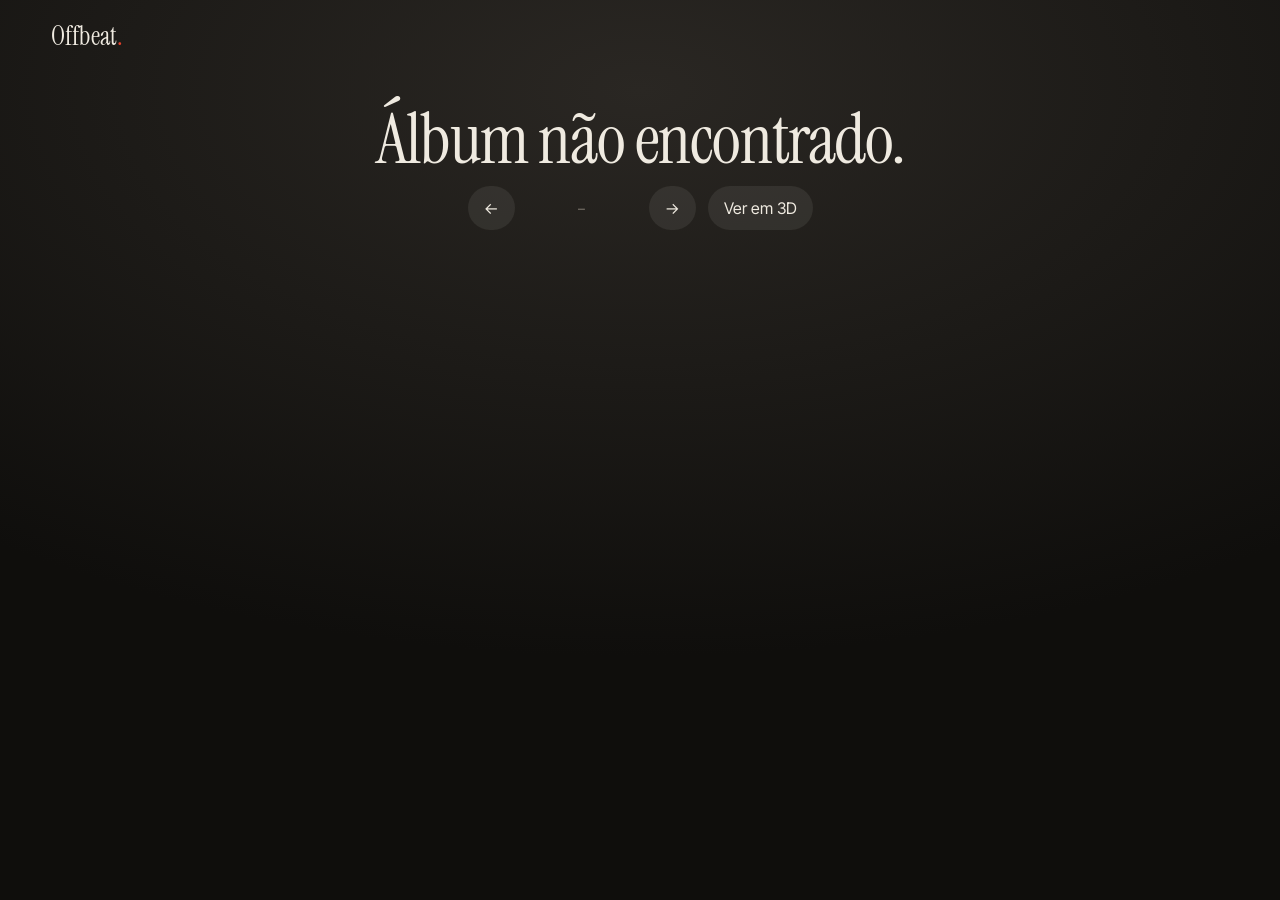
<file: album.html>
<!doctype html>
<html lang="pt-BR">
<head>
<meta charset="utf-8" />
<meta name="viewport" content="width=device-width, initial-scale=1" />
<title>Álbum — Offbeat</title>
<meta name="robots" content="noindex" />
<link rel="preconnect" href="https://fonts.googleapis.com" />
<link rel="preconnect" href="https://fonts.gstatic.com" crossorigin />
<link href="https://fonts.googleapis.com/css2?family=Instrument+Serif:ital@0;1&family=Inter+Tight:wght@400;500;600&family=JetBrains+Mono:wght@400;500&display=swap" rel="stylesheet" />
<link rel="stylesheet" href="assets/css/base.css" />
<style>
  body { background: radial-gradient(120% 90% at 50% 10%, #2a2723, var(--ink) 70%); color: var(--paper); min-height: 100svh; -webkit-user-select: none; user-select: none; }
  .top { display: flex; justify-content: space-between; align-items: center; gap: 12px; padding: 18px var(--gutter); }
  .top .serif { font-size: 1.6rem; } .top .serif i { color: var(--safelight); font-style: normal; }
  .top .mono { color: var(--muted); }
  .head { text-align: center; padding: 2vh var(--gutter) 0; }
  .head h1 { font: 400 clamp(2.2rem, 6vw, 4.4rem)/1 var(--f-display); margin: 4px 0; letter-spacing: -.02em; }
  .head .mono { color: var(--muted); }
  /* livro */
  .scene { perspective: 2200px; padding: 4vh var(--gutter) 2vh; display: grid; place-items: center; touch-action: pan-y; }
  .book { position: relative; width: min(92vw, 1100px); aspect-ratio: 2 / 1; transform-style: preserve-3d; transition: transform .9s var(--e-out); cursor: grab; }
  .book.d3 { transform: rotateX(var(--rx, 22deg)) rotateY(var(--ry, -14deg)) scale(.86); }
  .book::before { content: ""; position: absolute; inset: 2% -1.2% -4% -1.2%; background: #1a1714; border-radius: 6px; transform: translateZ(-14px); box-shadow: 0 50px 90px rgba(0,0,0,.6); }
  .book.d3::after { content: ""; position: absolute; left: 0; right: 0; bottom: -12px; height: 12px; background: repeating-linear-gradient(90deg, #f4efe6 0 2px, #ddd5c7 2px 3px); transform: rotateX(-90deg); transform-origin: top; }
  .half { position: absolute; top: 0; bottom: 0; width: 50%; overflow: hidden; background: #fff; }
  .half.l { left: 0; box-shadow: inset -24px 0 30px -18px rgba(0,0,0,.35); }
  .half.r { left: 50%; box-shadow: inset 24px 0 30px -18px rgba(0,0,0,.35); }
  .half > .sp, .face > .sp { position: absolute; top: 0; height: 100%; width: 200%; }
  .half.l > .sp, .face.back > .sp { left: 0; }
  .half.r > .sp, .face.front > .sp { left: -100%; }
  .sp { display: grid; gap: 1%; padding: 3.2%; background: #fff; }
  .sp.L1 { grid-template-columns: 1fr; } .sp.L2 { grid-template-columns: 1fr 1fr; gap: 6.4%; } .sp.L3 { grid-template-columns: 2fr 1fr 1fr; } .sp.L4 { grid-template-columns: repeat(4, 1fr); }
  .sp div { background: #ece7de; overflow: hidden; } .sp img { width: 100%; height: 100%; object-fit: cover; pointer-events: none; }
  .leaf { position: absolute; left: 50%; top: 0; width: 50%; height: 100%; transform-origin: left center; transform-style: preserve-3d; transition: transform .9s var(--e-in-out); z-index: 3; }
  .leaf.back-dir { left: 0; transform-origin: right center; }
  .face { position: absolute; inset: 0; overflow: hidden; backface-visibility: hidden; -webkit-backface-visibility: hidden; background: #fff; }
  .face.back { transform: rotateY(180deg); }
  .leaf .face::after { content: ""; position: absolute; inset: 0; background: linear-gradient(90deg, rgba(0,0,0,.18), transparent 30%); pointer-events: none; }
  .ctrls { display: flex; justify-content: center; align-items: center; gap: 12px; padding: 8px var(--gutter) 18px; flex-wrap: wrap; }
  .ctrls button { padding: 10px 16px; border-radius: 99px; background: rgba(239,234,224,.08); color: var(--paper); }
  .ctrls button:hover { background: rgba(239,234,224,.16); } .ctrls button.on { background: var(--paper); color: var(--ink); }
  .ctrls .mono { color: var(--muted); min-width: 110px; text-align: center; }
  .review { max-width: 760px; margin: 0 auto; padding: 0 var(--gutter) 80px; display: grid; gap: 14px; }
  .review textarea, .review input { width: 100%; padding: 12px 14px; border-radius: 12px; border: 1px solid var(--line-inv); background: rgba(239,234,224,.05); color: var(--paper); -webkit-user-select: text; user-select: text; }
  .review .mono { color: var(--muted); }
  .review .acts { display: flex; flex-wrap: wrap; gap: 10px; }
  .review .btn--ghost { --fg: var(--paper); }
  .done { text-align: center; padding: 24px; border-radius: 18px; background: rgba(239,234,224,.06); }
  .done h2 { font: 400 2.2rem/1 var(--f-display); margin: 0 0 6px; }
  .thumbs { display: flex; gap: 6px; justify-content: center; flex-wrap: wrap; padding: 0 var(--gutter) 16px; }
  .thumbs button { width: 54px; height: 27px; border-radius: 3px; background: rgba(239,234,224,.12); font: 500 .6rem var(--f-mono); color: var(--muted); position: relative; }
  .thumbs button.on { background: var(--paper); color: var(--ink); } .thumbs button.c::after { content: ""; position: absolute; top: -3px; right: -3px; width: 8px; height: 8px; border-radius: 50%; background: var(--safelight); }
</style>
</head>
<body>
<header class="top"><span class="serif" id="brand">Offbeat<i>.</i></span><span class="mono" id="who"></span></header>
<section class="head"><p class="mono" id="kick"></p><h1 id="ttl">Álbum</h1></section>
<div class="scene" id="scene"><div class="book" id="book"><div class="half l" id="hl"></div><div class="half r" id="hr"></div></div></div>
<div class="ctrls"><button id="prev" aria-label="Lâmina anterior">←</button><span class="mono" id="pg">—</span><button id="next" aria-label="Próxima lâmina">→</button><button id="d3">Ver em 3D</button></div>
<div class="thumbs" id="thumbs"></div>
<section class="review" id="review"></section>
<script src="assets/js/store.js"></script>
<script>
(function () {
  const O = Offbeat, $ = (s) => document.querySelector(s), id = location.hash.slice(1);
  let i = 0, busy = false;
  const st = () => O.get(), alb = () => st().albums.find((a) => a.id === id), gal = () => st().galleries.find((g) => g.id === alb()?.galleryId);
  const url = new Map();
  async function src(pid) {
    if (!pid) return "";
    if (url.has(pid)) return url.get(pid);
    const p = gal()?.photos.find((x) => x.id === pid); if (!p) return "";
    const u = p.src ? p.src.replace(/\/(\d+)\/(\d+)$/, (m, W, H) => `/1200/${Math.round((1200 * H) / W)}`) : await O.getBlob(p.id).then((b) => (b ? URL.createObjectURL(b) : ""));
    url.set(pid, u); return u;
  }
  function spread(sp) {
    const el = document.createElement("div"); el.className = "sp L" + sp.layout;
    sp.slots.forEach((pid) => { const d = document.createElement("div"); if (pid) { const im = new Image(); src(pid).then((u) => (im.src = u)); d.appendChild(im); } el.appendChild(d); });
    return el;
  }
  function paint() {
    const a = alb(); if (!a) return;
    $("#hl").replaceChildren(spread(a.spreads[i])); $("#hr").replaceChildren(spread(a.spreads[i]));
    $("#pg").textContent = `Lâmina ${i + 1} de ${a.spreads.length}`;
    $("#prev").disabled = i === 0; $("#next").disabled = i === a.spreads.length - 1;
    $("#thumbs").innerHTML = a.spreads.map((_, k) => `<button data-k="${k}" class="${k === i ? "on" : ""} ${a.comments?.[k] ? "c" : ""}">${k + 1}</button>`).join("");
    document.querySelectorAll("[data-k]").forEach((b) => (b.onclick = () => go(+b.dataset.k)));
    const ta = $("#cmt"); if (ta) { ta.value = a.comments?.[i] || ""; $("#cmtL").textContent = `Comentário na lâmina ${i + 1}`; }
  }
  /** Virada de página: uma folha gira sobre a lombada, frente = página atual, verso = a próxima. */
  function go(n) {
    const a = alb(); if (busy || n === i || n < 0 || n >= a.spreads.length) return;
    const fwd = n > i, leaf = document.createElement("div");
    leaf.className = "leaf" + (fwd ? "" : " back-dir");
    const front = document.createElement("div"), back = document.createElement("div");
    front.className = "face " + (fwd ? "front" : "back"); back.className = "face " + (fwd ? "back" : "front");
    if (!fwd) { front.style.transform = "none"; back.style.transform = "rotateY(-180deg)"; }
    // frente mostra a metade que sai; verso mostra a metade que chega
    const out = spread(a.spreads[i]), inn = spread(a.spreads[n]);
    if (fwd) { front.appendChild(out); back.appendChild(inn); }
    else { const fo = out; fo.style.left = "0"; front.appendChild(fo); const bi = inn; bi.style.left = "-100%"; back.appendChild(bi); }
    leaf.append(front, back);
    $("#book").appendChild(leaf);
    // a metade "de baixo" já mostra o destino
    (fwd ? $("#hr") : $("#hl")).replaceChildren(spread(a.spreads[n]));
    busy = true;
    requestAnimationFrame(() => requestAnimationFrame(() => (leaf.style.transform = `rotateY(${fwd ? -180 : 180}deg)`)));
    setTimeout(() => { leaf.remove(); i = n; busy = false; paint(); }, matchMedia("(prefers-reduced-motion: reduce)").matches ? 0 : 920);
  }
  $("#prev").onclick = () => go(i - 1); $("#next").onclick = () => go(i + 1);
  addEventListener("keydown", (e) => { if (e.target.matches("textarea,input")) return; if (e.key === "ArrowRight") go(i + 1); if (e.key === "ArrowLeft") go(i - 1); });
  let sx = null; $("#scene").addEventListener("pointerdown", (e) => (sx = e.clientX));
  $("#scene").addEventListener("pointerup", (e) => { if (sx !== null && Math.abs(e.clientX - sx) > 50 && !$("#book").classList.contains("d3")) go(e.clientX < sx ? i + 1 : i - 1); sx = null; });
  // modo 3D: o livro inclina; arraste para girar
  const book = $("#book");
  function set3d(on) { book.classList.toggle("d3", on); $("#d3").classList.toggle("on", on); $("#d3").textContent = on ? "Ver plano" : "Ver em 3D"; }
  $("#d3").onclick = () => set3d(!book.classList.contains("d3"));
  let drag = null;
  book.addEventListener("pointerdown", (e) => { if (!book.classList.contains("d3")) return; drag = { x: e.clientX, y: e.clientY, rx: parseFloat(getComputedStyle(book).getPropertyValue("--rx")) || 22, ry: parseFloat(getComputedStyle(book).getPropertyValue("--ry")) || -14 }; book.setPointerCapture(e.pointerId); book.style.transition = "none"; });
  book.addEventListener("pointermove", (e) => { if (!drag) return; book.style.setProperty("--ry", Math.max(-60, Math.min(60, drag.ry + (e.clientX - drag.x) / 4)) + "deg"); book.style.setProperty("--rx", Math.max(0, Math.min(60, drag.rx - (e.clientY - drag.y) / 4)) + "deg"); });
  book.addEventListener("pointerup", () => { drag = null; book.style.transition = ""; });
  document.addEventListener("contextmenu", (e) => e.preventDefault());

  function review() {
    const a = alb(), s = st(), box = $("#review");
    if (a.status === "aprovado") { box.innerHTML = `<div class="done"><h2>Álbum aprovado ✓</h2><p>Aprovado por ${O.esc(a.approval?.name || "")} em ${O.date(a.approval?.at, { day: "2-digit", month: "long", hour: "2-digit", minute: "2-digit" })}. Agora ele vai para a gráfica.</p></div>`; return; }
    box.innerHTML = `${a.status === "ajustes" ? `<div class="done"><h2>Ajustes enviados</h2><p>${O.esc(s.studio.name)} vai revisar e te mandar uma nova versão.</p></div>` : ""}
      <label><span class="mono" id="cmtL">Comentário na lâmina 1</span><textarea id="cmt" rows="2" placeholder="Ex.: trocar a foto da direita por uma com a vovó"></textarea></label>
      <label><span class="mono">Seu nome</span><input id="nm" value="${O.esc(gal()?.client || "")}"></label>
      <div class="acts"><button class="btn btn--red" id="ap">Aprovar álbum</button><button class="btn btn--ghost" id="aj">Pedir ajustes</button></div>
      <p class="mono" style="text-transform:none">Use as setas, arraste para os lados ou toque nos números para navegar. Comente em quantas lâminas quiser antes de enviar.</p>`;
    let tm;
    $("#cmt").oninput = (e) => { clearTimeout(tm); tm = setTimeout(() => O.update((s2) => { const A = s2.albums.find((x) => x.id === id); A.comments = A.comments || {}; A.comments[i] = e.target.value; }), 400); };
    const decide = (ok) => {
      const name = $("#nm").value.trim(); if (!name) { $("#nm").focus(); return O.toast("Informe seu nome."); }
      const n = Object.values(alb().comments || {}).filter(Boolean).length;
      if (!ok && !n) return O.toast("Escreva pelo menos um comentário com o ajuste.");
      O.update((s2) => { const A = s2.albums.find((x) => x.id === id); A.status = ok ? "aprovado" : "ajustes"; A.approval = { name, at: Date.now(), note: ok ? "" : `${n} comentário(s)` }; O.log(ok ? `${name} aprovou o álbum “${A.title}”` : `${name} pediu ajustes no álbum “${A.title}” (${n} comentários)`, ok ? "pay" : "warn"); });
      O.toast(ok ? "Álbum aprovado!" : "Ajustes enviados.", "ok"); review();
    };
    $("#ap").onclick = () => decide(true); $("#aj").onclick = () => decide(false);
    paint();
  }

  const a = alb();
  if (!a) { $("#ttl").textContent = "Álbum não encontrado."; $("#scene").hidden = true; return; }
  const s = st();
  document.title = `${a.title} — ${s.studio.brand}`;
  $("#brand").innerHTML = `${O.esc(s.studio.brand)}<i>.</i>`; $("#who").textContent = s.studio.name;
  $("#kick").textContent = `${gal()?.title || ""} · ${a.size} cm · ${a.spreads.length} lâminas`; $("#ttl").textContent = a.title;
  if (!sessionStorage.getItem("ob-av-" + id)) { sessionStorage.setItem("ob-av-" + id, 1); if (a.status !== "rascunho") O.update(() => O.log(`Cliente abriu o álbum “${a.title}”`, "view")); }
  if (new URLSearchParams(location.search).get("modo") === "3d") set3d(true);
  paint(); review();
})();
</script>
</body>
</html>
</file>
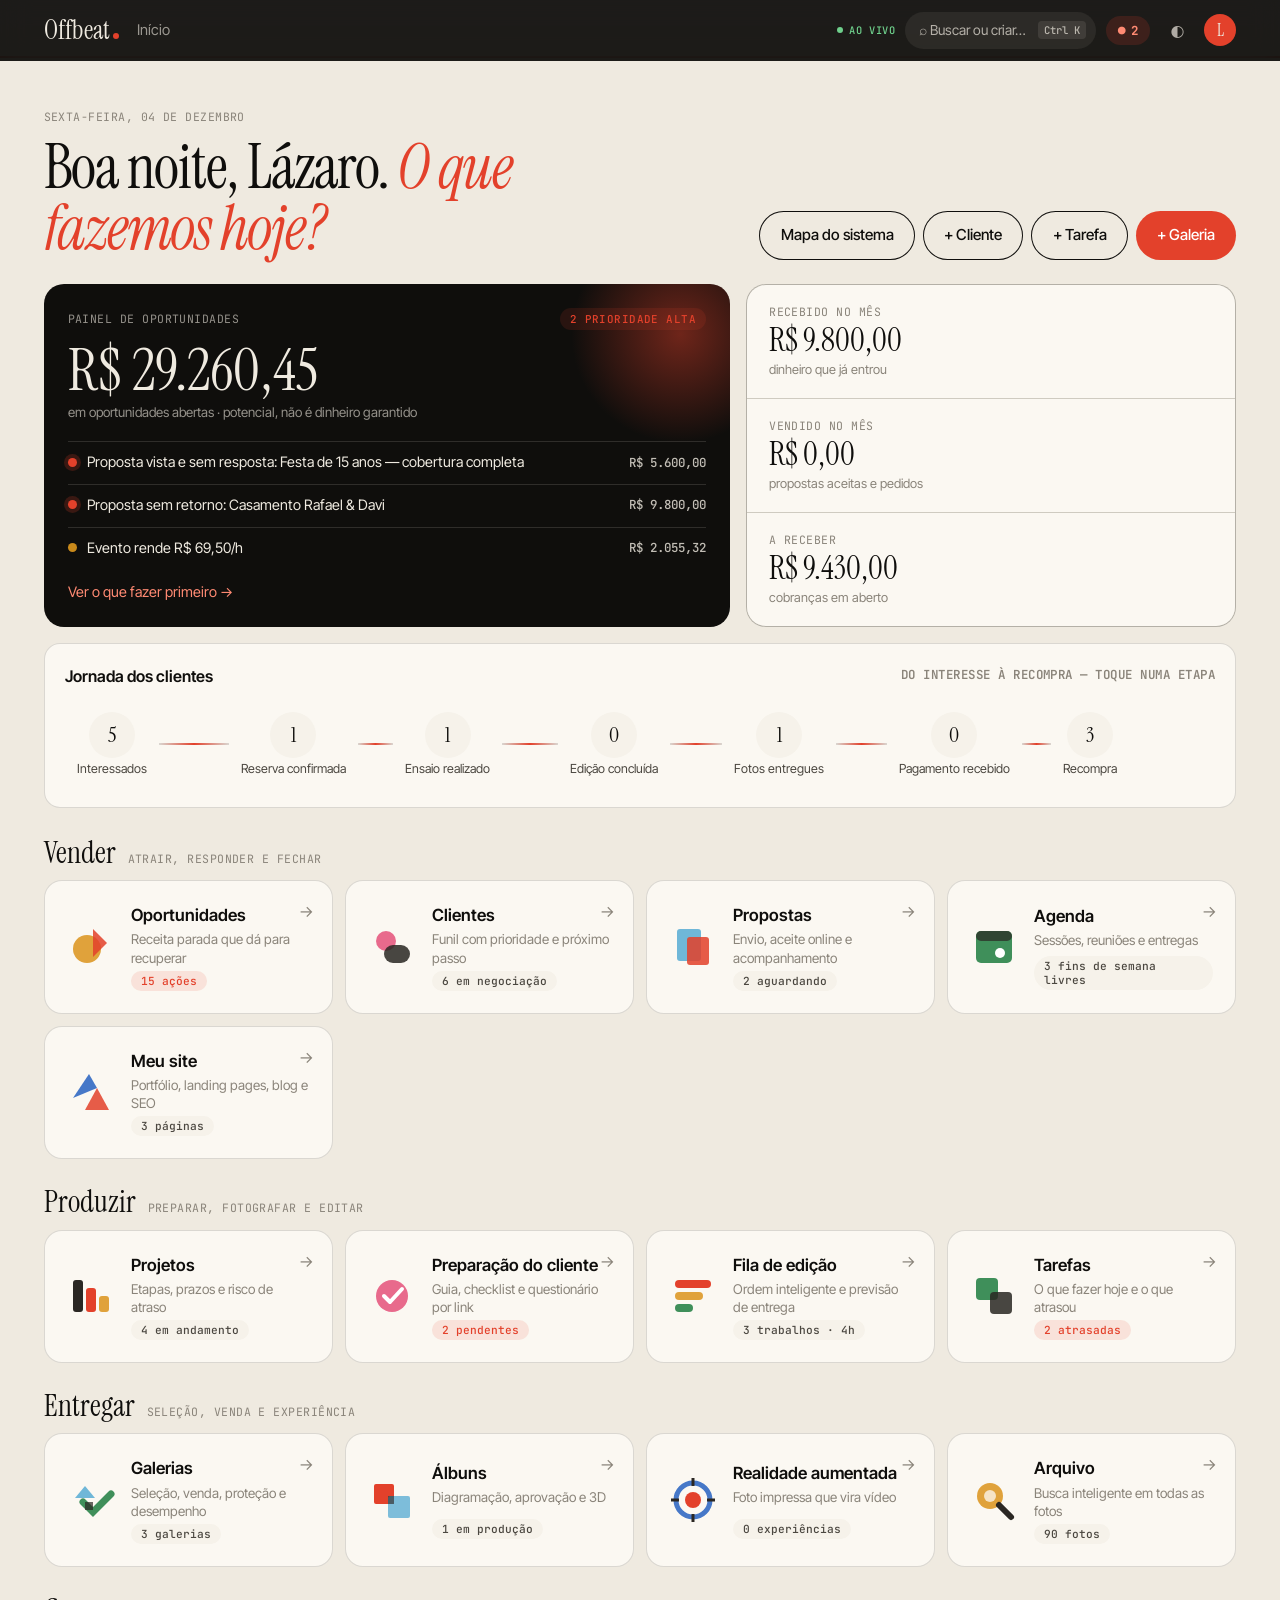
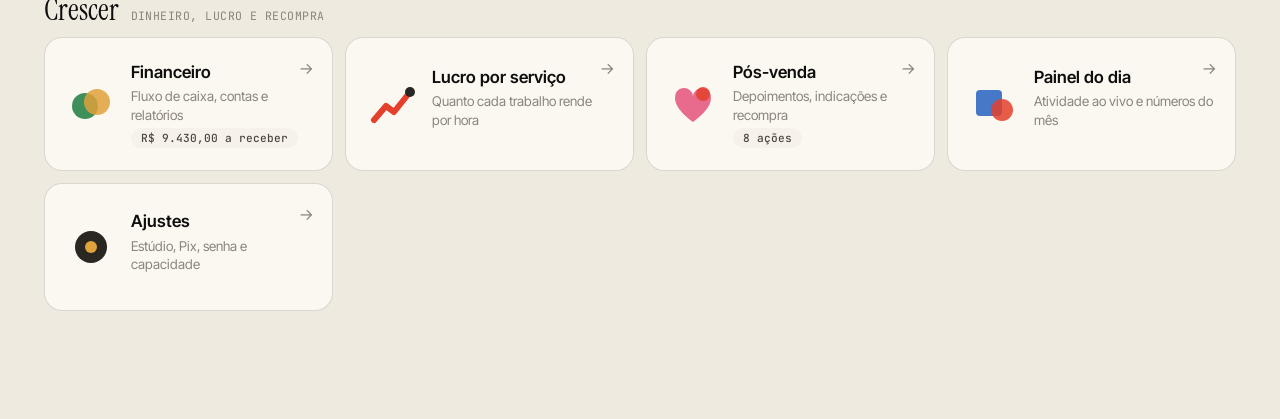
<file: app.html>
<!doctype html>
<html lang="pt-BR">
<head>
<meta charset="utf-8" />
<meta name="viewport" content="width=device-width, initial-scale=1" />
<title>Painel — Offbeat</title>
<meta name="robots" content="noindex" />
<meta name="theme-color" content="#0f0e0c" />
<link rel="preconnect" href="https://fonts.googleapis.com" />
<link rel="preconnect" href="https://fonts.gstatic.com" crossorigin />
<link href="https://fonts.googleapis.com/css2?family=Instrument+Serif:ital@0;1&family=Inter+Tight:wght@400;500;600&family=JetBrains+Mono:wght@400;500&display=swap" rel="stylesheet" />
<link rel="stylesheet" href="assets/css/base.css" />
<link rel="stylesheet" href="assets/css/app.css" />
</head>
<body>
<div class="app" id="app">
  <header class="topbar" id="topbar">
    <a class="logo" href="#/" aria-label="Início">Offbeat<i></i></a>
    <nav class="crumbs" aria-label="Você está em"><a href="#/" id="homeLink">Início</a><span id="crumb" hidden></span></nav>
    <div class="topbar__r">
      <span class="live">AO VIVO</span>
      <button class="tb-search" id="cmdBtn" aria-label="Buscar ou criar"><span>⌕ Buscar ou criar…</span><kbd>Ctrl K</kbd></button>
      <a class="tb-alert" id="alertBtn" href="#/oportunidades" title="Oportunidades com prioridade alta" hidden><span>●</span><b id="alertN">0</b></a>
      <button class="tb-ic" id="themeBtn" aria-label="Alternar tema" title="Tema claro/escuro">◐</button>
      <span class="av" title="Lázaro"><span id="meName" hidden>Lázaro</span>L</span>
    </div>
  </header>

  <main class="main" id="main" tabindex="-1"></main>
</div>

<div class="ov" id="ov" hidden><div class="dlg" id="dlg" role="dialog" aria-modal="true"></div></div>
<aside class="drawer" id="drawer" hidden></aside>
<div class="cmdk" id="cmdk" hidden><div class="cmdk__box"><input id="cmdIn" placeholder="Ir para, criar galeria, novo cliente, cobrança…" autocomplete="off" /><ul id="cmdList" role="listbox"></ul></div></div>
<div id="print"></div>

<script src="assets/vendor/qrcode.js"></script>
<script src="assets/js/store.js"></script>
<script src="assets/js/pix.js"></script>
<script src="assets/js/motion.js"></script>
<script src="assets/js/zip.js"></script>
<script src="assets/js/blocks.js"></script>
<script src="assets/js/insights.js"></script>
<script src="assets/js/app-work.js"></script>
<script src="assets/js/app-finance.js"></script>
<script src="assets/js/app-site.js"></script>
<script src="assets/js/app-ar.js"></script>
<script src="assets/js/app-growth.js"></script>
<script src="assets/js/app.js"></script>
</body>
</html>
</file>
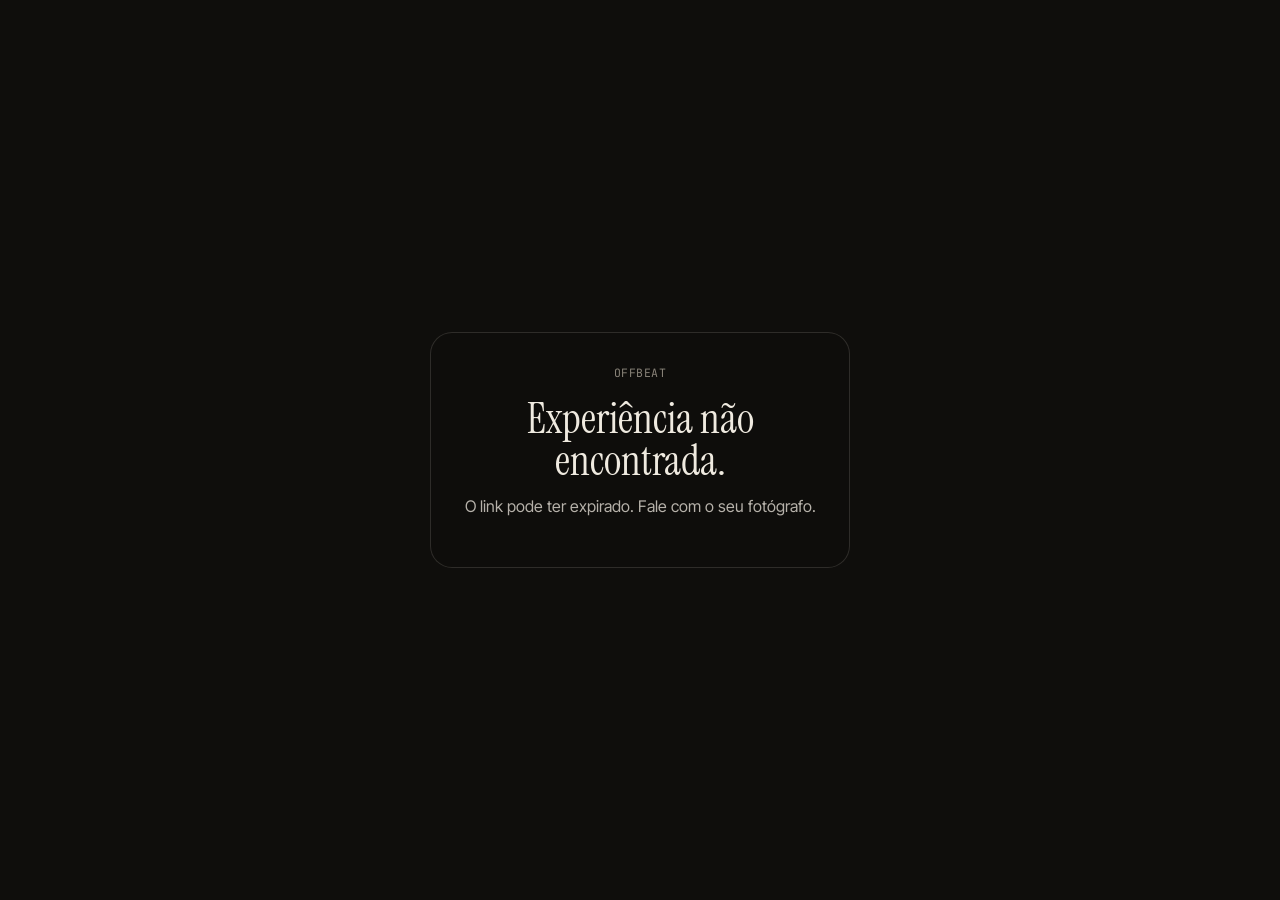
<file: ar.html>
<!doctype html>
<html lang="pt-BR">
<head>
<meta charset="utf-8" />
<meta name="viewport" content="width=device-width, initial-scale=1, viewport-fit=cover" />
<title>Realidade aumentada — Offbeat</title>
<meta name="robots" content="noindex" />
<meta name="theme-color" content="#0f0e0c" />
<link rel="preconnect" href="https://fonts.googleapis.com" />
<link rel="preconnect" href="https://fonts.gstatic.com" crossorigin />
<link href="https://fonts.googleapis.com/css2?family=Instrument+Serif:ital@0;1&family=Inter+Tight:wght@400;500;600&family=JetBrains+Mono:wght@400;500&display=swap" rel="stylesheet" />
<link rel="stylesheet" href="assets/css/base.css" />
<style>
  html, body { height: 100%; }
  body { background: var(--ink); color: var(--paper); overflow: hidden; }
  #stage { position: fixed; inset: 0; }
  #stage video, #stage canvas { position: absolute; }
  .ar-ui { position: fixed; inset: 0; z-index: 5; display: grid; place-items: center; padding: 24px; text-align: center; pointer-events: none; }
  .ar-card { pointer-events: auto; width: min(420px, 100%); padding: 32px 26px; border-radius: 22px; background: rgba(15,14,12,.82); backdrop-filter: blur(14px); -webkit-backdrop-filter: blur(14px); box-shadow: inset 0 0 0 1px var(--line-inv); animation: up .7s var(--e-out); }
  @keyframes up { from { opacity: 0; transform: translateY(20px); } }
  .ar-card h1 { font: 400 2.6rem/1 var(--f-display); margin: 8px 0 12px; }
  .ar-card p { color: rgba(239,234,224,.75); margin: 0 0 18px; }
  .ar-card .mono { color: var(--muted); }
  .ar-card .thumb { width: 120px; aspect-ratio: 4/5; object-fit: cover; border-radius: 6px; margin: 0 auto 16px; box-shadow: 0 20px 50px rgba(0,0,0,.5); transform: rotate(-3deg); }
  .ar-card .btn { justify-content: center; width: 100%; margin-top: 8px; }
  .ar-card .btn--ghost { --fg: var(--paper); }
  .prog { height: 4px; border-radius: 4px; background: var(--ink-3); overflow: hidden; margin: 14px 0 6px; }
  .prog i { display: block; height: 100%; width: 0; background: var(--safelight); transition: width .3s; }
  /* mira: aparece enquanto procura a foto */
  .scan { position: fixed; inset: 0; z-index: 4; display: grid; place-items: center; pointer-events: none; }
  .scan__box { position: relative; width: min(70vw, 340px); aspect-ratio: 4/5; }
  .scan__box i { position: absolute; width: 34px; height: 34px; border: 3px solid #fff; }
  .scan__box i:nth-child(1) { left: 0; top: 0; border-right: 0; border-bottom: 0; }
  .scan__box i:nth-child(2) { right: 0; top: 0; border-left: 0; border-bottom: 0; }
  .scan__box i:nth-child(3) { left: 0; bottom: 0; border-right: 0; border-top: 0; }
  .scan__box i:nth-child(4) { right: 0; bottom: 0; border-left: 0; border-top: 0; }
  .scan__box::after { content: ""; position: absolute; left: 6%; right: 6%; height: 2px; background: var(--safelight); box-shadow: 0 0 18px var(--safelight); animation: sweep 2.2s var(--e-in-out) infinite; }
  @keyframes sweep { 0%, 100% { top: 8%; } 50% { top: 92%; } }
  .scan p { position: absolute; bottom: max(40px, env(safe-area-inset-bottom)); left: 0; right: 0; font: 500 .8rem var(--f-mono); letter-spacing: .06em; text-transform: uppercase; text-shadow: 0 1px 6px rgba(0,0,0,.7); }
  .scan.found .scan__box { opacity: 0; transition: opacity .4s; }
  .bar { position: fixed; z-index: 6; top: max(14px, env(safe-area-inset-top)); left: 14px; right: 14px; display: flex; justify-content: space-between; gap: 8px; }
  .bar button { padding: 9px 14px; border-radius: 99px; background: rgba(15,14,12,.7); color: var(--paper); font-size: .85rem; backdrop-filter: blur(8px); }
  .fallback { position: fixed; inset: 0; z-index: 8; display: grid; place-items: center; background: #000; }
  .fallback video { width: 100%; height: 100%; object-fit: contain; }
  .fallback .x { position: absolute; top: max(14px, env(safe-area-inset-top)); right: 14px; width: 44px; height: 44px; border-radius: 50%; background: rgba(239,234,224,.15); color: #fff; font-size: 24px; }
</style>
<script type="importmap">
{ "imports": {
  "three": "./assets/vendor/three/three.module.js",
  "three/addons/": "./assets/vendor/three/addons/",
  "mindar-image-three": "./assets/vendor/mindar/mindar-image-three.prod.js"
} }
</script>
</head>
<body>
<div id="stage"></div>
<div class="scan" id="scan" hidden><div class="scan__box"><i></i><i></i><i></i><i></i></div><p id="scanTxt">Aponte para a foto impressa</p></div>
<div class="bar" id="bar" hidden><button id="mute">🔇 Ativar som</button><button id="stop">Fechar</button></div>
<div class="ar-ui" id="ui"><div class="ar-card" id="card"><p class="mono">Carregando…</p></div></div>
<div class="fallback" id="fb" hidden><video id="fbv" controls playsinline controlslist="nodownload" disablepictureinpicture></video><button class="x" id="fbx" aria-label="Fechar">×</button></div>

<script src="assets/js/store.js"></script>
<script type="module">
  const O = window.Offbeat, $ = (s) => document.querySelector(s);
  const id = decodeURIComponent(location.hash.slice(1));
  const exp = O.get().ar.find((x) => x.id === id);
  const card = $("#card");
  let targetURL = "", videoURL = "", mind = null, video = null;

  function fallback(msg) {
    $("#fb").hidden = false; $("#fbv").src = videoURL; $("#fbv").play().catch(() => {});
    if (msg) O.toast(msg);
  }
  $("#fbx").onclick = () => { $("#fbv").pause(); $("#fb").hidden = true; };
  document.addEventListener("contextmenu", (e) => e.preventDefault());

  async function init() {
    if (!exp) { card.innerHTML = `<p class="mono">Offbeat</p><h1>Experiência não encontrada.</h1><p>O link pode ter expirado. Fale com o seu fotógrafo.</p>`; return; }
    const [tg, vd] = await Promise.all([O.getBlob("artgt:" + id), O.getBlob("arvid:" + id)]);
    if (!tg || !vd) { card.innerHTML = `<p class="mono">${O.esc(O.get().studio.brand)}</p><h1>Arquivos indisponíveis.</h1><p>Esta experiência foi criada em outro aparelho. Com o servidor do estúdio ligado, ela abre em qualquer celular.</p>`; return; }
    targetURL = URL.createObjectURL(tg); videoURL = URL.createObjectURL(vd);
    O.update((s) => { const x = s.ar.find((y) => y.id === id); x.views = (x.views || 0) + 1; O.log(`Experiência “${x.title}” aberta`, "view"); });
    const secure = window.isSecureContext && navigator.mediaDevices?.getUserMedia;
    card.innerHTML = `<p class="mono">${O.esc(O.get().studio.brand)} · realidade aumentada</p><img class="thumb" src="${targetURL}" alt="A foto impressa">
      <h1>${O.esc(exp.title)}</h1><p>Toque em começar, permita a câmera e aponte o celular para esta foto impressa.</p>
      <div class="prog" id="prog" hidden><i></i></div><p class="mono" id="status" style="min-height:1em;margin:0"></p>
      <button class="btn btn--red" id="go" ${secure ? "" : "disabled"}>Começar ▶</button>
      <button class="btn btn--ghost" id="only">Só assistir ao vídeo</button>
      ${secure ? "" : '<p class="mono" style="margin-top:12px;text-transform:none">A câmera só funciona em endereço seguro (https).</p>'}`;
    $("#only").onclick = () => fallback();
    $("#go").onclick = start;
  }

  /** Compila a foto como alvo (cache no aparelho) e liga a câmera. */
  async function start() {
    const status = $("#status"), prog = $("#prog");
    $("#go").disabled = true; prog.hidden = false;
    try {
      let buffer = await O.getBlob("armind:" + id);
      if (!buffer) {
        status.textContent = "Preparando a foto…";
        await import("./assets/vendor/mindar/mindar-image.prod.js");
        const img = await new Promise((r, j) => { const m = new Image(); m.onload = () => r(m); m.onerror = j; m.src = targetURL; });
        const compiler = new window.MINDAR.IMAGE.Compiler();
        await compiler.compileImageTargets([img], (p) => (prog.firstElementChild.style.width = Math.round(p) + "%"));
        buffer = new Blob([await compiler.exportData()]);
        O.putBlob("armind:" + id, buffer).catch(() => {});
      }
      status.textContent = "Ligando a câmera…";
      const { MindARThree } = await import("mindar-image-three");
      const THREE = await import("three");
      mind = new MindARThree({ container: $("#stage"), imageTargetSrc: URL.createObjectURL(buffer), uiLoading: "no", uiScanning: "no", uiError: "no", filterMinCF: 0.0001, filterBeta: 0.001 });
      const { renderer, scene, camera } = mind;
      video = document.createElement("video");
      Object.assign(video, { src: videoURL, loop: true, playsInline: true, muted: true, crossOrigin: "anonymous" });
      video.setAttribute("playsinline", ""); video.setAttribute("webkit-playsinline", "");
      await new Promise((r) => { video.onloadedmetadata = r; video.load(); setTimeout(r, 4000); });
      const tgImg = await new Promise((r) => { const m = new Image(); m.onload = () => r(m); m.src = targetURL; });
      const texture = new THREE.VideoTexture(video);
      texture.colorSpace = THREE.SRGBColorSpace;
      // o vídeo cobre a foto inteira (corta as sobras, como object-fit: cover)
      const tgRatio = tgImg.naturalHeight / tgImg.naturalWidth, vRatio = (video.videoHeight || 9) / (video.videoWidth || 16);
      if (vRatio > tgRatio) { texture.repeat.set(1, tgRatio / vRatio); texture.offset.set(0, (1 - tgRatio / vRatio) / 2); }
      else { texture.repeat.set(vRatio / tgRatio, 1); texture.offset.set((1 - vRatio / tgRatio) / 2, 0); }
      const plane = new THREE.Mesh(new THREE.PlaneGeometry(1, tgRatio), new THREE.MeshBasicMaterial({ map: texture, transparent: true, opacity: 0 }));
      const anchor = mind.addAnchor(0);
      anchor.group.add(plane);
      let fade = 0, visible = false;
      anchor.onTargetFound = () => { visible = true; $("#scan").classList.add("found"); video.play().catch(() => {}); if (navigator.vibrate) navigator.vibrate(30); };
      anchor.onTargetLost = () => { visible = false; $("#scan").classList.remove("found"); video.pause(); };
      await mind.start();
      $("#ui").hidden = true; $("#scan").hidden = false; $("#bar").hidden = false;
      renderer.setAnimationLoop(() => { fade += ((visible ? 1 : 0) - fade) * 0.15; plane.material.opacity = fade; renderer.render(scene, camera); });
    } catch (e) {
      console.warn(e);
      prog.hidden = true; status.textContent = "";
      $("#go").disabled = false;
      fallback("Não foi possível usar a câmera aqui — abrindo o vídeo.");
    }
  }

  $("#mute").onclick = () => { if (!video) return; video.muted = !video.muted; $("#mute").textContent = video.muted ? "🔇 Ativar som" : "🔊 Som ligado"; video.play().catch(() => {}); };
  $("#stop").onclick = () => { try { mind?.stop(); mind?.renderer.setAnimationLoop(null); } catch (e) {} video?.pause(); $("#scan").hidden = true; $("#bar").hidden = true; $("#ui").hidden = false; $("#go").disabled = false; $("#status").textContent = ""; $("#prog").hidden = true; };
  init();
</script>
</body>
</html>
</file>
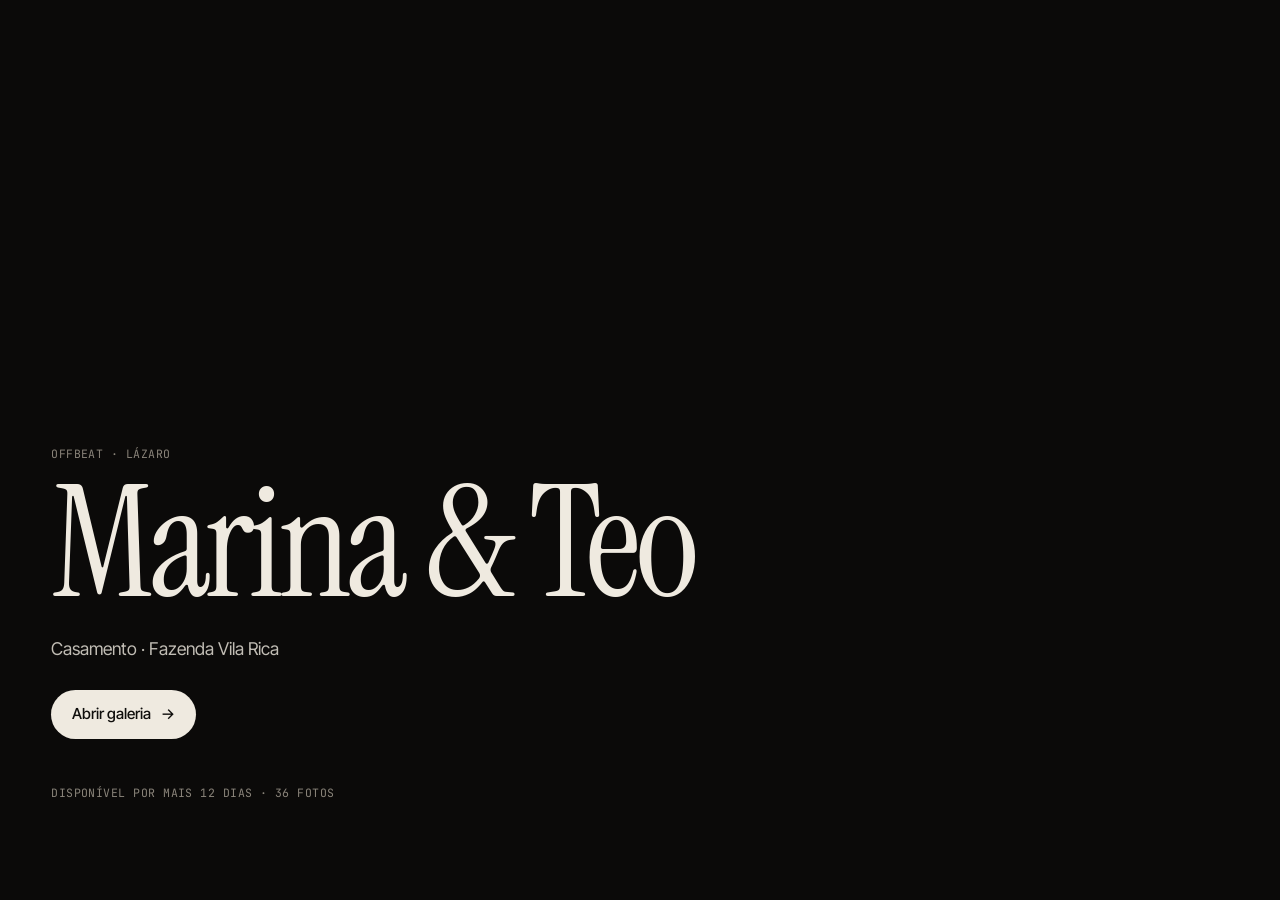
<file: gallery.html>
<!doctype html>
<html lang="pt-BR">
<head>
<meta charset="utf-8" />
<meta name="viewport" content="width=device-width, initial-scale=1, viewport-fit=cover" />
<title>Galeria — Offbeat</title>
<meta name="robots" content="noindex, nofollow" />
<meta name="theme-color" content="#121110" />
<link rel="preconnect" href="https://fonts.googleapis.com" />
<link rel="preconnect" href="https://fonts.gstatic.com" crossorigin />
<link href="https://fonts.googleapis.com/css2?family=Instrument+Serif:ital@0;1&family=Inter+Tight:wght@400;500;600&family=JetBrains+Mono:wght@400;500&display=swap" rel="stylesheet" />
<link rel="stylesheet" href="assets/css/base.css" />
<link rel="stylesheet" href="assets/css/gallery.css" />
</head>
<body class="gal">

<!-- Capa / porta de entrada -->
<section class="gate" id="gate">
  <canvas class="gate__bg prot" id="gateBg" aria-hidden="true"></canvas>
  <div class="gate__inner">
    <p class="mono" id="gateStudio">Offbeat · Lázaro</p>
    <h1 class="serif" id="gateTitle">Galeria</h1>
    <p class="gate__sub" id="gateSub"></p>
    <form class="gate__form" id="gateForm">
      <label class="gate__pw" id="gatePw" hidden>
        <span class="mono">Senha da galeria</span>
        <input type="password" inputmode="numeric" autocomplete="off" id="gatePwInput" />
      </label>
      <button class="btn btn--light" type="submit">Abrir galeria <span class="arr">→</span></button>
      <p class="gate__err mono" id="gateErr" role="alert"></p>
    </form>
    <p class="gate__exp mono" id="gateExp"></p>
  </div>
</section>

<div class="app-shell" id="shell" hidden>
  <header class="top">
    <a class="top__brand" href="site.html"><span class="serif" id="brandName">Offbeat</span><span class="dot"></span></a>
    <nav class="tabs" role="tablist" id="tabs">
      <button role="tab" class="on" data-tab="fotos" aria-selected="true">Fotos</button>
      <button role="tab" data-tab="contrato" hidden>Contrato</button>
      <button role="tab" data-tab="pagamento" hidden>Pagamento</button>
    </nav>
    <div class="top__right">
      <button class="cart-btn" id="cartBtn" hidden aria-label="Abrir carrinho"><span>Carrinho</span><b id="cartCount">0</b></button>
      <a class="top__help mono" id="helpWa" target="_blank" rel="noopener">Falar com o fotógrafo</a>
    </div>
  </header>

  <!-- ABA FOTOS -->
  <main class="pane on" data-pane="fotos">
    <section class="intro">
      <div>
        <p class="mono" id="introKicker"></p>
        <h1 class="serif" id="introTitle"></h1>
      </div>
      <p class="intro__how" id="introHow"></p>
    </section>

    <div class="toolbar" id="toolbar">
      <div class="seg" role="group" aria-label="Filtro">
        <button class="on" data-filter="all">Todas <i id="fAll"></i></button>
        <button data-filter="sel" id="fSelBtn">Escolhidas <i id="fSel"></i></button>
        <button data-filter="com">Comentadas <i id="fCom"></i></button>
      </div>
      <label class="search" id="searchBox" hidden>
        <span class="mono">Nº de peito</span>
        <input type="search" inputmode="numeric" id="searchInput" placeholder="ex: 127" />
      </label>
      <div class="toolbar__right">
        <button class="mono tool" id="dlAllBtn" hidden title="Baixar tudo o que foi liberado, em ZIP">↓ Baixar ZIP</button>
        <button class="mono tool" id="showBtn" title="Apresentação em tela cheia">▶ Slideshow</button>
        <button class="mono tool" id="compareBtn" title="Compare duas fotos lado a lado">Comparar</button>
        <button class="mono tool" id="sizeBtn" title="Tamanho da grade">Grade: M</button>
      </div>
    </div>

    <div class="masonry" id="grid" aria-live="polite"></div>
    <p class="empty" id="empty" hidden>Nenhuma foto aqui ainda.</p>
  </main>

  <!-- ABA CONTRATO -->
  <main class="pane" data-pane="contrato">
    <article class="doc" id="contractDoc"></article>
  </main>

  <!-- ABA PAGAMENTO -->
  <main class="pane" data-pane="pagamento">
    <section class="payments" id="payments"></section>
  </main>

  <!-- barra fixa da seleção: o botão de finalizar NUNCA some -->
  <footer class="dock" id="dock" hidden>
    <div class="dock__ring" aria-hidden="true">
      <svg viewBox="0 0 44 44"><circle cx="22" cy="22" r="19" /><circle cx="22" cy="22" r="19" id="ring" /></svg>
      <b id="ringN">0</b>
    </div>
    <div class="dock__txt">
      <strong id="dockMain">0 de 0 fotos do pacote</strong>
      <span class="mono" id="dockSub">Toque no ♥ para escolher</span>
    </div>
    <button class="btn btn--red" id="finishBtn">Finalizar seleção <span class="arr">→</span></button>
  </footer>
</div>

<!-- Lightbox -->
<div class="lb" id="lb" role="dialog" aria-modal="true" aria-label="Foto ampliada" hidden>
  <div class="lb__stage" id="lbStage"><canvas class="prot" id="lbCanvas"></canvas><canvas class="prot" id="lbCanvas2" hidden></canvas><video id="lbVideo" hidden controls playsinline controlslist="nodownload noplaybackrate" disablepictureinpicture></video></div>
  <div class="lb__show"><button id="showPause">❚❚ Pausar</button><button id="showStop">Sair do slideshow</button></div>
  <button class="lb__x" id="lbClose" aria-label="Fechar">×</button>
  <button class="lb__nav lb__prev" id="lbPrev" aria-label="Anterior">←</button>
  <button class="lb__nav lb__next" id="lbNext" aria-label="Próxima">→</button>
  <aside class="lb__side">
    <p class="mono" id="lbName"></p>
    <div class="lb__actions">
      <button class="btn btn--light" id="lbHeart">♥ Escolher</button>
      <button class="btn btn--ghost" id="lbDownload" hidden>Baixar</button>
    </div>
    <label class="lb__comment">
      <span class="mono">Comentário para o fotógrafo</span>
      <textarea id="lbComment" rows="3" placeholder="Ex: pode clarear um pouco?"></textarea>
    </label>
    <p class="mono lb__keys">← → navegar · F escolher · Esc fechar</p>
  </aside>
</div>

<!-- Carrinho (modo venda) -->
<aside class="drawer" id="drawer" aria-label="Carrinho" hidden>
  <header><h2 class="serif">Carrinho</h2><button class="lb__x" id="drawerClose" aria-label="Fechar">×</button></header>
  <div class="drawer__items" id="cartItems"></div>
  <div class="drawer__sum" id="cartSum"></div>
  <label class="drawer__email"><span class="mono">Seu e-mail (para receber as fotos)</span><input type="email" id="buyerEmail" required placeholder="voce@email.com" /></label>
  <button class="btn btn--red" id="checkoutBtn">Pagar com Pix <span class="arr">→</span></button>
</aside>

<!-- Modal genérico -->
<div class="modal" id="modal" role="dialog" aria-modal="true" hidden>
  <div class="modal__card" id="modalCard"></div>
</div>

<script src="assets/vendor/qrcode.js"></script>
<script src="assets/js/store.js"></script>
<script src="assets/js/pix.js"></script>
<script src="assets/js/motion.js"></script>
<script src="assets/js/protect.js"></script>
<script src="assets/js/zip.js"></script>
<script src="assets/js/insights.js"></script>
<script src="assets/js/gallery.js"></script>
</body>
</html>
</file>
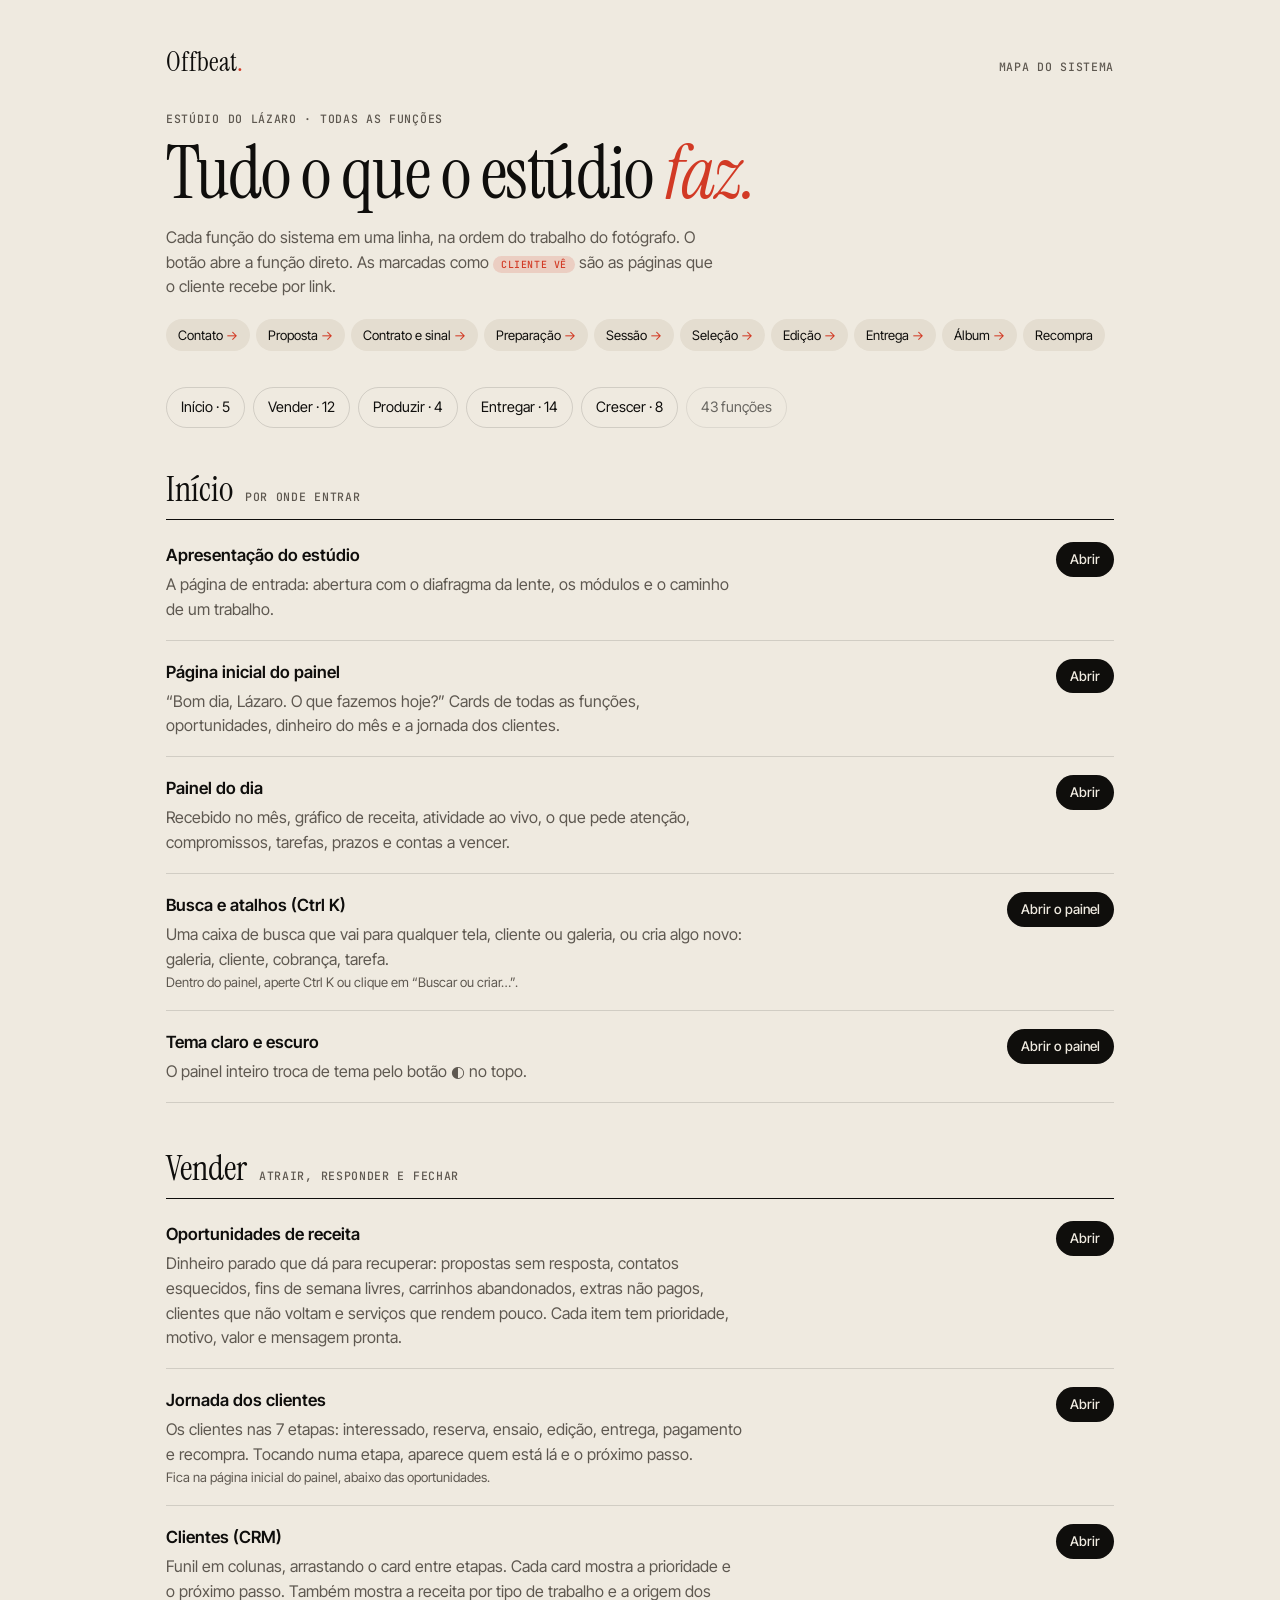
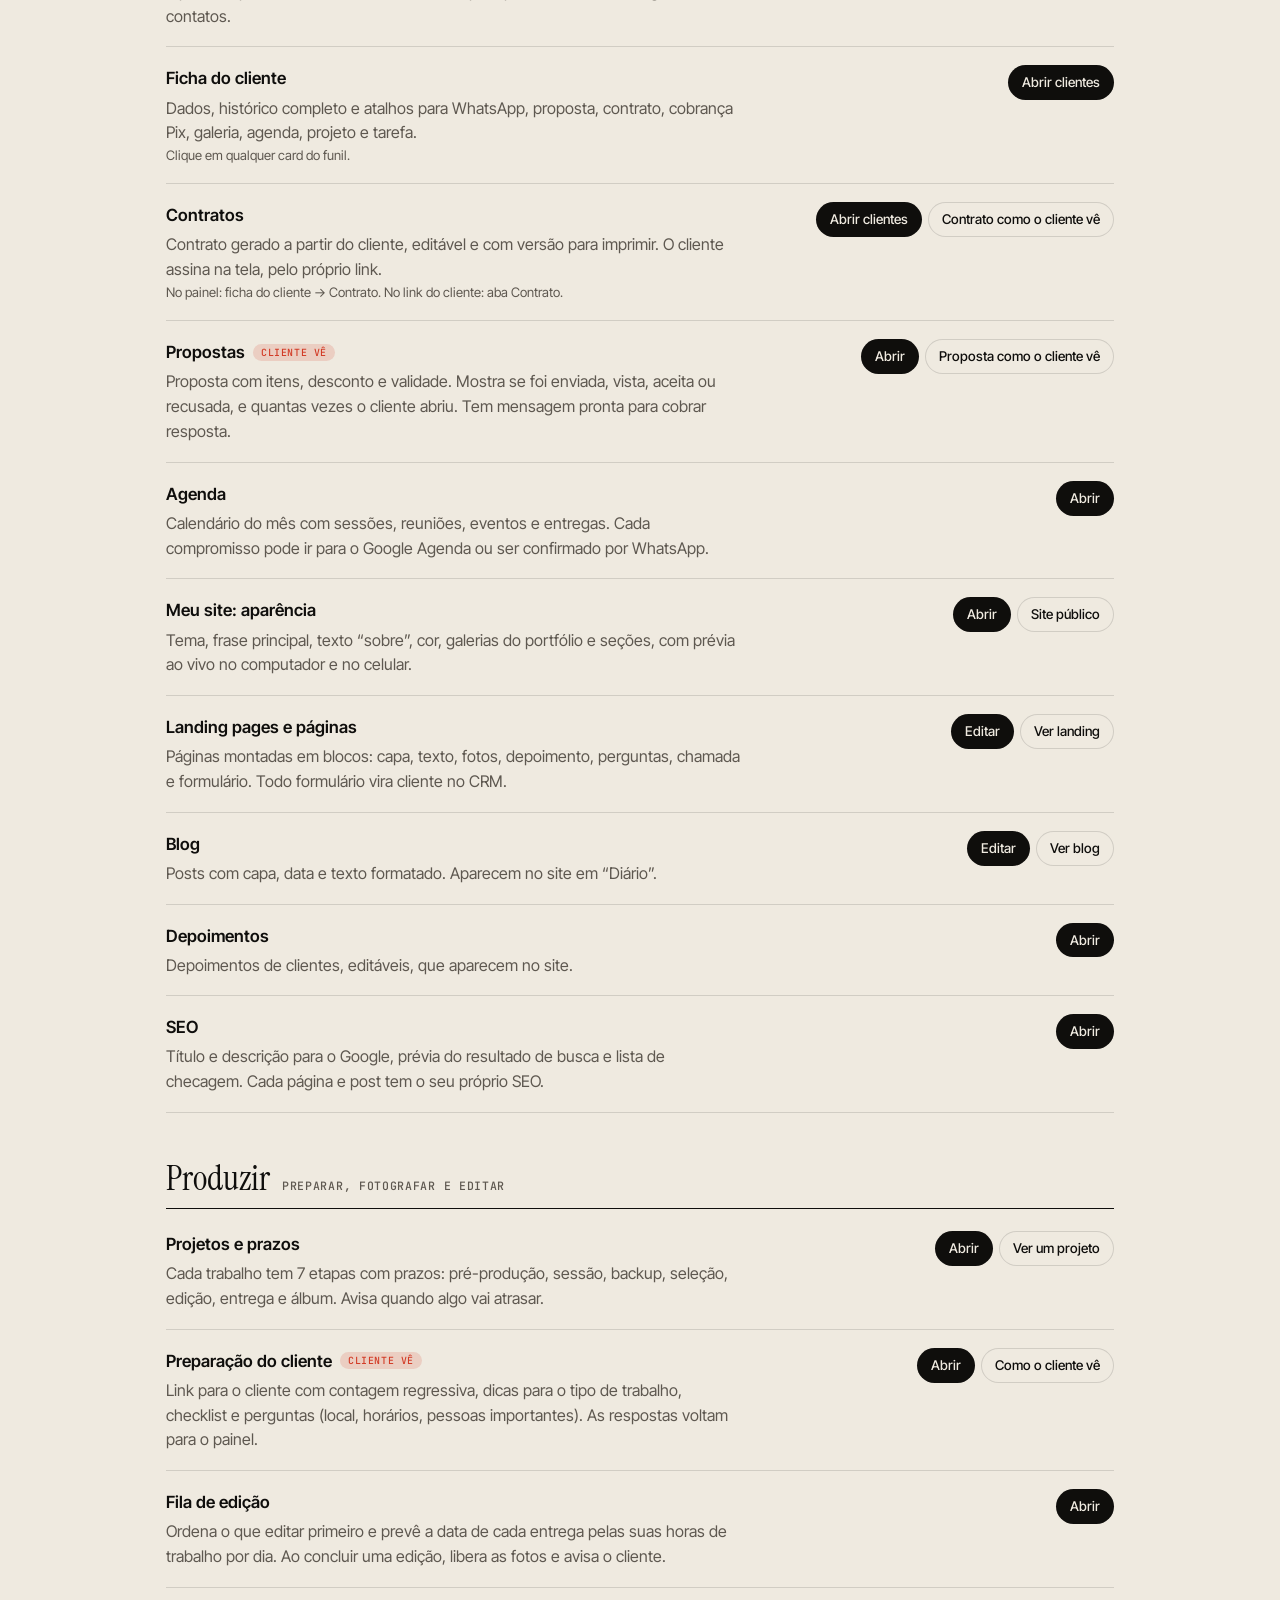
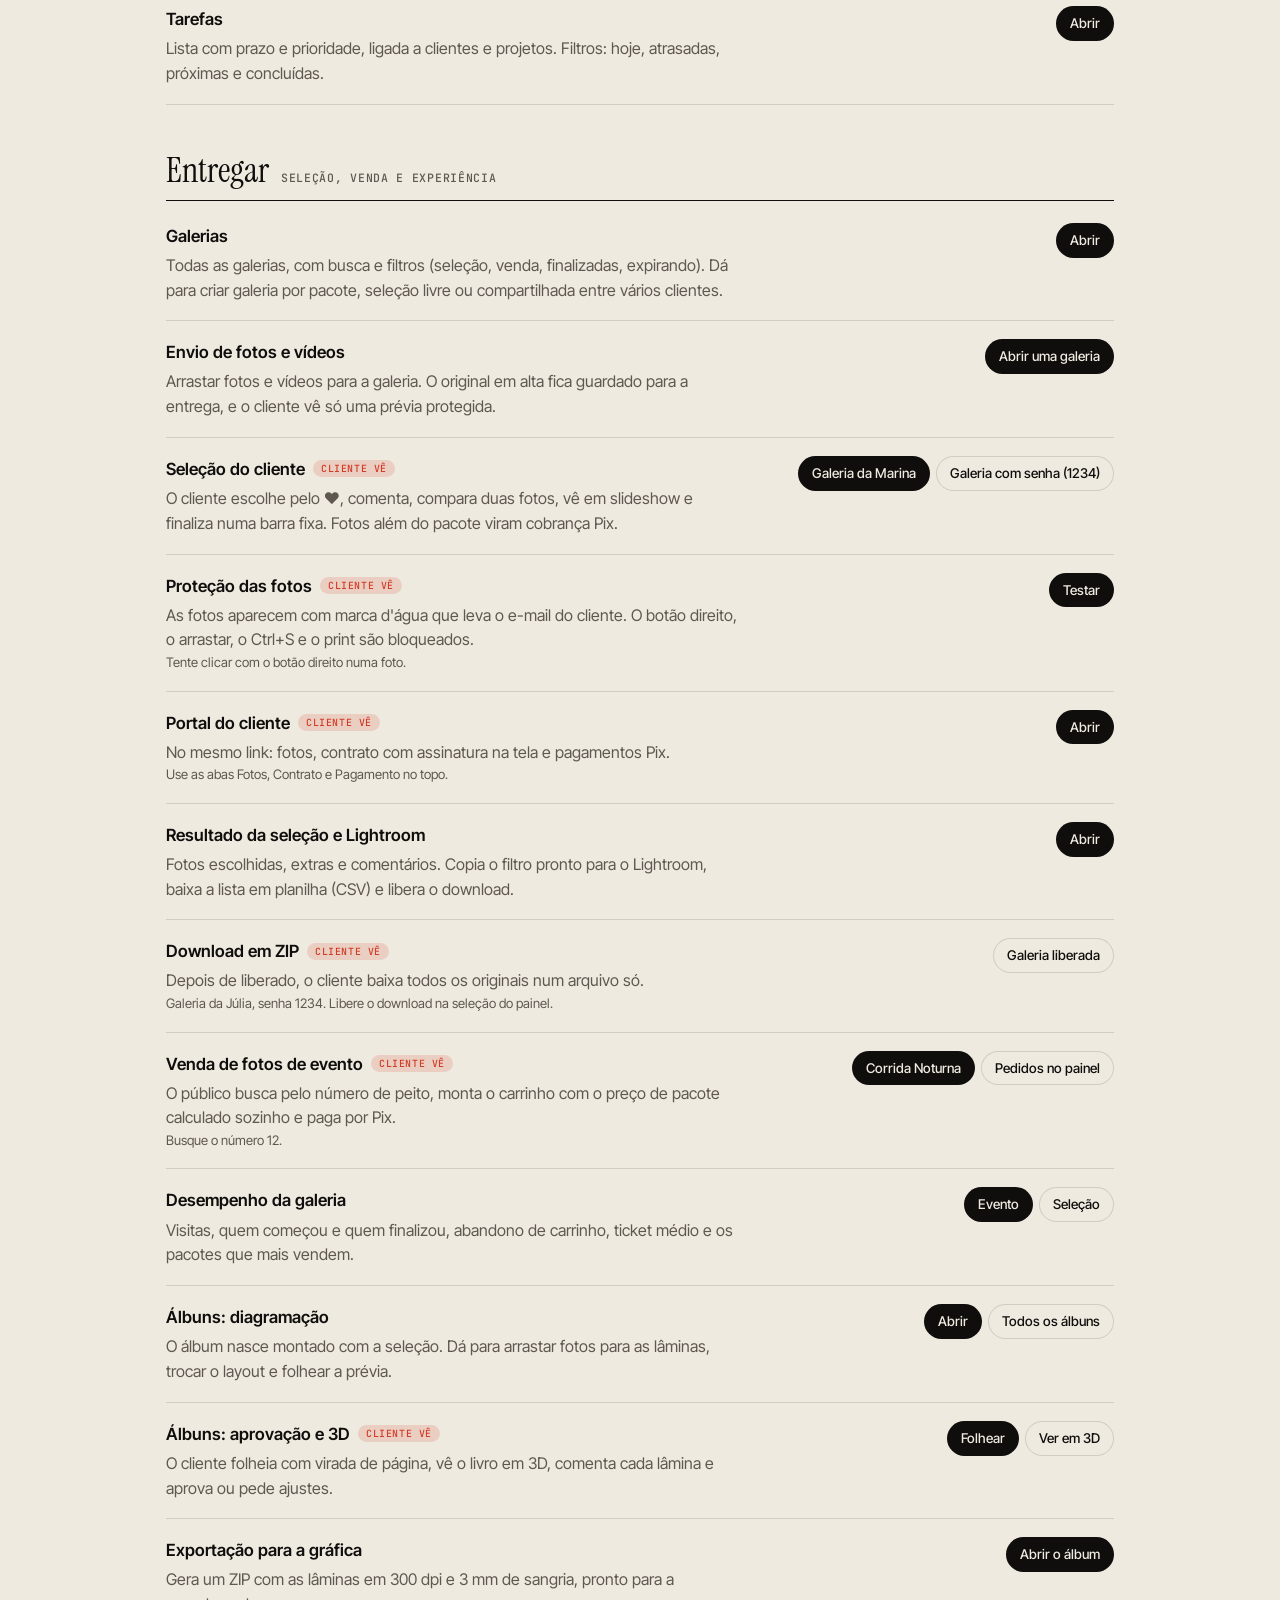
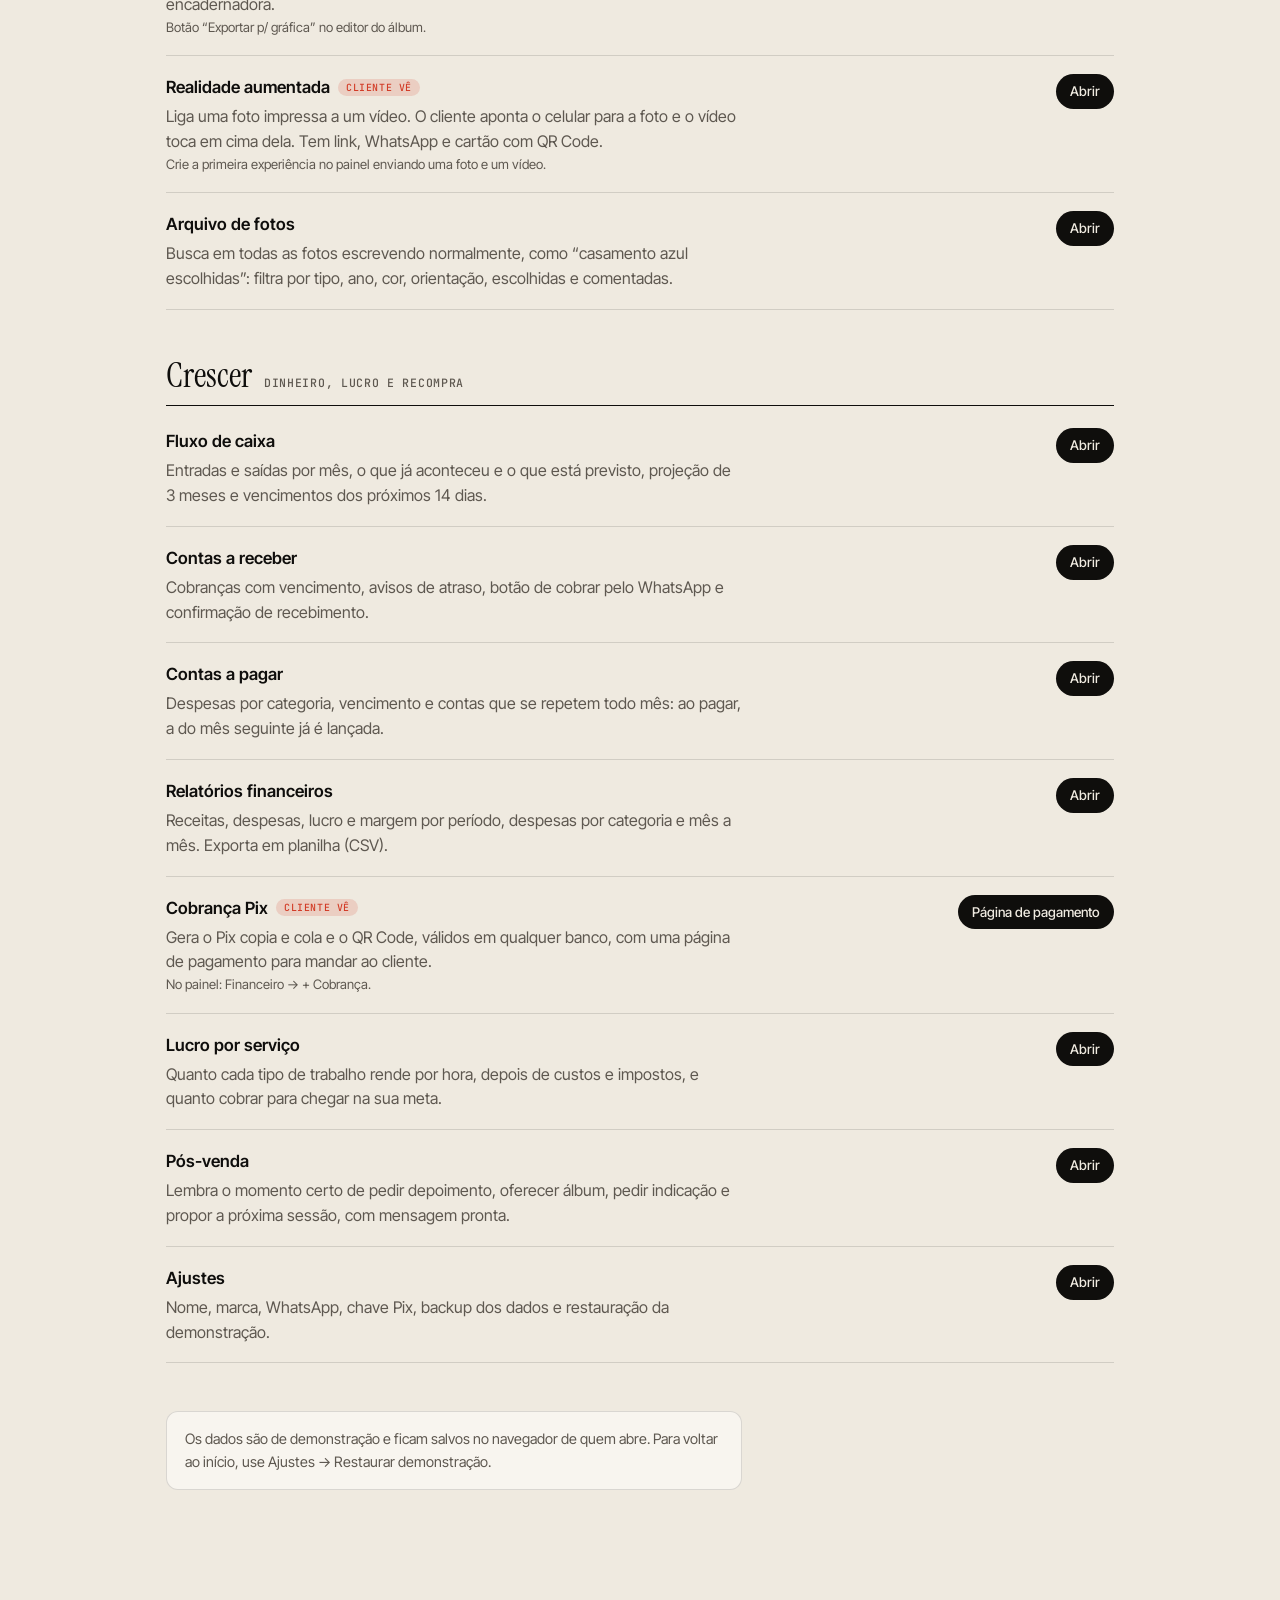
<file: mapa.html>
<!doctype html>
<html lang="pt-BR">
<head>
<meta charset="utf-8" />
<meta name="viewport" content="width=device-width, initial-scale=1, viewport-fit=cover" />
<meta name="claude:viewport-fit-sides" content="cover" />
<title>Mapa do Estúdio Offbeat</title>
<link rel="preconnect" href="https://fonts.googleapis.com" />
<link rel="preconnect" href="https://fonts.gstatic.com" crossorigin />
<link href="https://fonts.googleapis.com/css2?family=Instrument+Serif:ital@0;1&family=Inter+Tight:wght@400;500;600&family=JetBrains+Mono:wght@400;500&display=swap" rel="stylesheet" />
<style>
  /* Layout: índice de produto em coluna única — grupos por etapa do trabalho, cada função com link direto */
  :root {
    --bg: #efeae0; --surface: #f8f5ef; --fg: #0f0e0c; --sub: #5e5850; --line: rgba(15,14,12,.13); --accent: #d23a25; --chip: #e4ddd0;
    --f-display: "Instrument Serif", "Times New Roman", serif;
    --f-body: "Inter Tight", system-ui, -apple-system, "Segoe UI", sans-serif;
    --f-mono: "JetBrains Mono", ui-monospace, Menlo, monospace;
    color-scheme: light;
  }
  @media (prefers-color-scheme: dark) { :root:not([data-theme="light"]) { --bg: #12110f; --surface: #1b1a17; --fg: #efeae0; --sub: #a59e93; --line: rgba(239,234,224,.13); --accent: #ff6a4d; --chip: #2a2723; color-scheme: dark; } }
  :root[data-theme="dark"] { --bg: #12110f; --surface: #1b1a17; --fg: #efeae0; --sub: #a59e93; --line: rgba(239,234,224,.13); --accent: #ff6a4d; --chip: #2a2723; color-scheme: dark; }
  * { box-sizing: border-box; }
  html { padding-top: env(safe-area-inset-top, 0px); padding-bottom: env(safe-area-inset-bottom, 0px); }
  body { margin: 0; background: var(--bg); color: var(--fg); font: 16px/1.55 var(--f-body); -webkit-font-smoothing: antialiased; }
  .wrap { max-width: 980px; margin: 0 auto; padding-left: max(16px, env(safe-area-inset-left, 0px)); padding-right: max(16px, env(safe-area-inset-right, 0px)); padding-block: 48px 96px; }
  a { color: inherit; }
  :focus-visible { outline: 2px solid var(--accent); outline-offset: 3px; }
  header.top { display: flex; flex-wrap: wrap; align-items: baseline; justify-content: space-between; gap: 12px; margin-bottom: 36px; }
  .brand { font: 400 1.7rem/1 var(--f-display); text-decoration: none; }
  .brand i { color: var(--accent); font-style: normal; }
  .mono { font: 500 .72rem/1.4 var(--f-mono); letter-spacing: .06em; text-transform: uppercase; color: var(--sub); }
  h1 { font: 400 clamp(2.6rem, 7vw, 4.6rem)/.95 var(--f-display); letter-spacing: -.02em; margin: 8px 0 16px; text-wrap: balance; }
  h1 em { color: var(--accent); }
  .lede { max-width: 62ch; color: var(--sub); margin: 0 0 20px; }
  .flow { display: flex; flex-wrap: wrap; gap: 6px; margin: 0 0 36px; padding: 0; list-style: none; }
  .flow li { padding: 6px 12px; border-radius: 99px; background: var(--chip); font-size: .82rem; }
  .flow li:not(:last-child)::after { content: " →"; color: var(--accent); }
  .toc { display: flex; flex-wrap: wrap; gap: 8px; margin-bottom: 44px; }
  .toc a { padding: 8px 14px; border-radius: 99px; border: 1px solid var(--line); text-decoration: none; font-size: .9rem; }
  .toc a:hover { border-color: var(--accent); color: var(--accent); }
  section { margin-bottom: 48px; scroll-margin-top: 20px; }
  section > header { display: flex; flex-wrap: wrap; align-items: baseline; gap: 12px; padding-bottom: 12px; border-bottom: 1px solid var(--fg); margin-bottom: 4px; }
  h2 { font: 400 2.2rem/1 var(--f-display); margin: 0; }
  .items { list-style: none; margin: 0; padding: 0; }
  .it { display: grid; grid-template-columns: minmax(0, 1fr) auto; gap: 6px 20px; align-items: start; padding: 18px 0; border-bottom: 1px solid var(--line); }
  .it > div { min-width: 0; }
  .it h3 { font-size: 1.05rem; font-weight: 600; margin: 0 0 4px; display: flex; flex-wrap: wrap; align-items: center; gap: 8px; }
  .it p { margin: 0; color: var(--sub); max-width: 64ch; }
  .tag { font: 500 .62rem var(--f-mono); letter-spacing: .06em; text-transform: uppercase; padding: 2px 8px; border-radius: 99px; background: var(--chip); color: var(--sub); }
  .tag.cli { background: color-mix(in srgb, var(--accent) 16%, transparent); color: var(--accent); }
  .links { display: flex; flex-wrap: wrap; gap: 6px; justify-content: flex-end; }
  .links a { white-space: nowrap; padding: 7px 14px; border-radius: 99px; background: var(--fg); color: var(--bg); text-decoration: none; font-size: .84rem; font-weight: 500; transition: background .2s; }
  .links a.alt { background: transparent; color: var(--fg); box-shadow: inset 0 0 0 1px var(--line); }
  .links a:hover { background: var(--accent); color: #fff; box-shadow: none; }
  .hint { font-size: .82rem; color: var(--sub); margin-top: 6px; }
  .hint code { font-family: var(--f-mono); font-size: .8rem; background: var(--chip); padding: 1px 6px; border-radius: 4px; }
  .note { padding: 16px 18px; border-radius: 12px; background: var(--surface); border: 1px solid var(--line); color: var(--sub); font-size: .9rem; max-width: 72ch; }
  @media (max-width: 640px) { .it { grid-template-columns: minmax(0, 1fr); } .links { justify-content: flex-start; } }
  @media (prefers-reduced-motion: reduce) { * { transition: none !important; } }
</style>
</head>
<body>
<div class="wrap">
  <header class="top"><a class="brand" href="index.html">Offbeat<i>.</i></a><span class="mono">Mapa do sistema</span></header>
  <p class="mono">Estúdio do Lázaro · todas as funções</p>
  <h1>Tudo o que o estúdio <em>faz.</em></h1>
  <p class="lede">Cada função do sistema em uma linha, na ordem do trabalho do fotógrafo. O botão abre a função direto. As marcadas como <span class="tag cli">cliente vê</span> são as páginas que o cliente recebe por link.</p>
  <ul class="flow" aria-label="Caminho de um trabalho"><li>Contato</li><li>Proposta</li><li>Contrato e sinal</li><li>Preparação</li><li>Sessão</li><li>Seleção</li><li>Edição</li><li>Entrega</li><li>Álbum</li><li>Recompra</li></ul>
  <nav class="toc" id="toc" aria-label="Seções"></nav>
  <div id="map"></div>
  <p class="note">Os dados são de demonstração e ficam salvos no navegador de quem abre. Para voltar ao início, use Ajustes → Restaurar demonstração.</p>
</div>
<script src="assets/js/store.js"></script>
<script src="assets/js/insights.js"></script>
<script>
(function () {
  let s = null;
  try { s = window.Offbeat && Offbeat.get(); } catch (e) {}
  const first = (arr, f) => (arr || []).find(f || (() => true));
  const ids = {
    proposal: first(s?.proposals, (p) => p.status !== "aceita")?.id || first(s?.proposals)?.id,
    project: first(s?.projects, (p) => p.date > Date.now())?.id || first(s?.projects)?.id,
    page: first(s?.pages)?.slug || "casamentos-2027",
    post: first(s?.posts)?.slug,
    ar: first(s?.ar)?.id,
  };
  const A = (h) => "app.html#/" + h;
  const MAP = [
    ["inicio", "Início", "Por onde entrar", [
      ["Apresentação do estúdio", "A página de entrada: abertura com o diafragma da lente, os módulos e o caminho de um trabalho.", [["Abrir", "index.html"]]],
      ["Página inicial do painel", "“Bom dia, Lázaro. O que fazemos hoje?” Cards de todas as funções, oportunidades, dinheiro do mês e a jornada dos clientes.", [["Abrir", A("")]]],
      ["Painel do dia", "Recebido no mês, gráfico de receita, atividade ao vivo, o que pede atenção, compromissos, tarefas, prazos e contas a vencer.", [["Abrir", A("hoje")]]],
      ["Busca e atalhos (Ctrl K)", "Uma caixa de busca que vai para qualquer tela, cliente ou galeria, ou cria algo novo: galeria, cliente, cobrança, tarefa.", [["Abrir o painel", A("")]], "Dentro do painel, aperte Ctrl K ou clique em “Buscar ou criar…”."],
      ["Tema claro e escuro", "O painel inteiro troca de tema pelo botão ◐ no topo.", [["Abrir o painel", A("")]]],
    ]],
    ["vender", "Vender", "Atrair, responder e fechar", [
      ["Oportunidades de receita", "Dinheiro parado que dá para recuperar: propostas sem resposta, contatos esquecidos, fins de semana livres, carrinhos abandonados, extras não pagos, clientes que não voltam e serviços que rendem pouco. Cada item tem prioridade, motivo, valor e mensagem pronta.", [["Abrir", A("oportunidades")]]],
      ["Jornada dos clientes", "Os clientes nas 7 etapas: interessado, reserva, ensaio, edição, entrega, pagamento e recompra. Tocando numa etapa, aparece quem está lá e o próximo passo.", [["Abrir", A("")]], "Fica na página inicial do painel, abaixo das oportunidades."],
      ["Clientes (CRM)", "Funil em colunas, arrastando o card entre etapas. Cada card mostra a prioridade e o próximo passo. Também mostra a receita por tipo de trabalho e a origem dos contatos.", [["Abrir", A("crm")]]],
      ["Ficha do cliente", "Dados, histórico completo e atalhos para WhatsApp, proposta, contrato, cobrança Pix, galeria, agenda, projeto e tarefa.", [["Abrir clientes", A("crm")]], "Clique em qualquer card do funil."],
      ["Contratos", "Contrato gerado a partir do cliente, editável e com versão para imprimir. O cliente assina na tela, pelo próprio link.", [["Abrir clientes", A("crm")], ["Contrato como o cliente vê", "gallery.html#g_marina", "alt"]], "No painel: ficha do cliente → Contrato. No link do cliente: aba Contrato."],
      ["Propostas", "Proposta com itens, desconto e validade. Mostra se foi enviada, vista, aceita ou recusada, e quantas vezes o cliente abriu. Tem mensagem pronta para cobrar resposta.", [["Abrir", A("propostas")], ...(ids.proposal ? [["Proposta como o cliente vê", "proposal.html#" + ids.proposal, "alt"]] : [])], null, true],
      ["Agenda", "Calendário do mês com sessões, reuniões, eventos e entregas. Cada compromisso pode ir para o Google Agenda ou ser confirmado por WhatsApp.", [["Abrir", A("agenda")]]],
      ["Meu site: aparência", "Tema, frase principal, texto “sobre”, cor, galerias do portfólio e seções, com prévia ao vivo no computador e no celular.", [["Abrir", A("site/aparencia")], ["Site público", "site.html", "alt"]]],
      ["Landing pages e páginas", "Páginas montadas em blocos: capa, texto, fotos, depoimento, perguntas, chamada e formulário. Todo formulário vira cliente no CRM.", [["Editar", A("site/paginas")], ["Ver landing", "page.html#" + ids.page, "alt"]]],
      ["Blog", "Posts com capa, data e texto formatado. Aparecem no site em “Diário”.", [["Editar", A("site/blog")], ["Ver blog", "page.html#blog", "alt"]]],
      ["Depoimentos", "Depoimentos de clientes, editáveis, que aparecem no site.", [["Abrir", A("site/depoimentos")]]],
      ["SEO", "Título e descrição para o Google, prévia do resultado de busca e lista de checagem. Cada página e post tem o seu próprio SEO.", [["Abrir", A("site/seo")]]],
    ]],
    ["produzir", "Produzir", "Preparar, fotografar e editar", [
      ["Projetos e prazos", "Cada trabalho tem 7 etapas com prazos: pré-produção, sessão, backup, seleção, edição, entrega e álbum. Avisa quando algo vai atrasar.", [["Abrir", A("projetos")], ...(ids.project ? [["Ver um projeto", A("projeto/" + ids.project), "alt"]] : [])]],
      ["Preparação do cliente", "Link para o cliente com contagem regressiva, dicas para o tipo de trabalho, checklist e perguntas (local, horários, pessoas importantes). As respostas voltam para o painel.", [["Abrir", A("preparo")], ...(ids.project ? [["Como o cliente vê", "prep.html#" + ids.project, "alt"]] : [])], null, true],
      ["Fila de edição", "Ordena o que editar primeiro e prevê a data de cada entrega pelas suas horas de trabalho por dia. Ao concluir uma edição, libera as fotos e avisa o cliente.", [["Abrir", A("fila")]]],
      ["Tarefas", "Lista com prazo e prioridade, ligada a clientes e projetos. Filtros: hoje, atrasadas, próximas e concluídas.", [["Abrir", A("tarefas")]]],
    ]],
    ["entregar", "Entregar", "Seleção, venda e experiência", [
      ["Galerias", "Todas as galerias, com busca e filtros (seleção, venda, finalizadas, expirando). Dá para criar galeria por pacote, seleção livre ou compartilhada entre vários clientes.", [["Abrir", A("galerias")]]],
      ["Envio de fotos e vídeos", "Arrastar fotos e vídeos para a galeria. O original em alta fica guardado para a entrega, e o cliente vê só uma prévia protegida.", [["Abrir uma galeria", A("g/g_marina")]]],
      ["Seleção do cliente", "O cliente escolhe pelo ♥, comenta, compara duas fotos, vê em slideshow e finaliza numa barra fixa. Fotos além do pacote viram cobrança Pix.", [["Galeria da Marina", "gallery.html#g_marina"], ["Galeria com senha (1234)", "gallery.html#g_julia", "alt"]], null, true],
      ["Proteção das fotos", "As fotos aparecem com marca d'água que leva o e-mail do cliente. O botão direito, o arrastar, o Ctrl+S e o print são bloqueados.", [["Testar", "gallery.html#g_marina"]], "Tente clicar com o botão direito numa foto.", true],
      ["Portal do cliente", "No mesmo link: fotos, contrato com assinatura na tela e pagamentos Pix.", [["Abrir", "gallery.html#g_marina"]], "Use as abas Fotos, Contrato e Pagamento no topo.", true],
      ["Resultado da seleção e Lightroom", "Fotos escolhidas, extras e comentários. Copia o filtro pronto para o Lightroom, baixa a lista em planilha (CSV) e libera o download.", [["Abrir", A("g/g_julia/selecao")]]],
      ["Download em ZIP", "Depois de liberado, o cliente baixa todos os originais num arquivo só.", [["Galeria liberada", "gallery.html#g_julia", "alt"]], "Galeria da Júlia, senha 1234. Libere o download na seleção do painel.", true],
      ["Venda de fotos de evento", "O público busca pelo número de peito, monta o carrinho com o preço de pacote calculado sozinho e paga por Pix.", [["Corrida Noturna", "gallery.html#g_corrida"], ["Pedidos no painel", A("g/g_corrida/pedidos"), "alt"]], "Busque o número 12.", true],
      ["Desempenho da galeria", "Visitas, quem começou e quem finalizou, abandono de carrinho, ticket médio e os pacotes que mais vendem.", [["Evento", A("g/g_corrida/desempenho")], ["Seleção", A("g/g_marina/desempenho"), "alt"]]],
      ["Álbuns: diagramação", "O álbum nasce montado com a seleção. Dá para arrastar fotos para as lâminas, trocar o layout e folhear a prévia.", [["Abrir", A("album/a_julia")], ["Todos os álbuns", A("albuns"), "alt"]]],
      ["Álbuns: aprovação e 3D", "O cliente folheia com virada de página, vê o livro em 3D, comenta cada lâmina e aprova ou pede ajustes.", [["Folhear", "album.html#a_julia"], ["Ver em 3D", "album.html?modo=3d#a_julia", "alt"]], null, true],
      ["Exportação para a gráfica", "Gera um ZIP com as lâminas em 300 dpi e 3 mm de sangria, pronto para a encadernadora.", [["Abrir o álbum", A("album/a_julia")]], "Botão “Exportar p/ gráfica” no editor do álbum."],
      ["Realidade aumentada", "Liga uma foto impressa a um vídeo. O cliente aponta o celular para a foto e o vídeo toca em cima dela. Tem link, WhatsApp e cartão com QR Code.", [["Abrir", A("ar")], ...(ids.ar ? [["Como o cliente vê", "ar.html#" + ids.ar, "alt"]] : [])], ids.ar ? null : "Crie a primeira experiência no painel enviando uma foto e um vídeo.", true],
      ["Arquivo de fotos", "Busca em todas as fotos escrevendo normalmente, como “casamento azul escolhidas”: filtra por tipo, ano, cor, orientação, escolhidas e comentadas.", [["Abrir", A("arquivo")]]],
    ]],
    ["crescer", "Crescer", "Dinheiro, lucro e recompra", [
      ["Fluxo de caixa", "Entradas e saídas por mês, o que já aconteceu e o que está previsto, projeção de 3 meses e vencimentos dos próximos 14 dias.", [["Abrir", A("financeiro/visao")]]],
      ["Contas a receber", "Cobranças com vencimento, avisos de atraso, botão de cobrar pelo WhatsApp e confirmação de recebimento.", [["Abrir", A("financeiro/receber")]]],
      ["Contas a pagar", "Despesas por categoria, vencimento e contas que se repetem todo mês: ao pagar, a do mês seguinte já é lançada.", [["Abrir", A("financeiro/pagar")]]],
      ["Relatórios financeiros", "Receitas, despesas, lucro e margem por período, despesas por categoria e mês a mês. Exporta em planilha (CSV).", [["Abrir", A("financeiro/relatorios")]]],
      ["Cobrança Pix", "Gera o Pix copia e cola e o QR Code, válidos em qualquer banco, com uma página de pagamento para mandar ao cliente.", [["Página de pagamento", "pay.html#pay_ana"]], "No painel: Financeiro → + Cobrança.", true],
      ["Lucro por serviço", "Quanto cada tipo de trabalho rende por hora, depois de custos e impostos, e quanto cobrar para chegar na sua meta.", [["Abrir", A("lucro")]]],
      ["Pós-venda", "Lembra o momento certo de pedir depoimento, oferecer álbum, pedir indicação e propor a próxima sessão, com mensagem pronta.", [["Abrir", A("posvenda")]]],
      ["Ajustes", "Nome, marca, WhatsApp, chave Pix, backup dos dados e restauração da demonstração.", [["Abrir", A("ajustes")]]],
    ]],
  ];
  const esc = (t) => String(t ?? "").replace(/[&<>"]/g, (c) => ({ "&": "&amp;", "<": "&lt;", ">": "&gt;", '"': "&quot;" }[c]));
  const total = MAP.reduce((a, g) => a + g[3].length, 0);
  document.getElementById("toc").innerHTML = MAP.map(([id, n, , items]) => `<a href="#${id}">${n} · ${items.length}</a>`).join("") + `<a href="#inicio" aria-hidden="true" tabindex="-1" style="pointer-events:none;opacity:.6">${total} funções</a>`;
  document.getElementById("map").innerHTML = MAP.map(([id, name, sub, items]) => `<section id="${id}"><header><h2>${name}</h2><span class="mono">${sub}</span></header><ul class="items">
    ${items.map(([t, d, links, hint, cli]) => `<li class="it"><div><h3>${esc(t)}${cli ? ' <span class="tag cli">cliente vê</span>' : ""}</h3><p>${esc(d)}</p>${hint ? `<p class="hint">${esc(hint)}</p>` : ""}</div>
      <div class="links">${links.map(([l, h, k]) => `<a class="${k || ""}" href="${esc(h)}">${esc(l)}</a>`).join("")}</div></li>`).join("")}</ul></section>`).join("");
  try { const h = location.hash.slice(1); if (h) document.getElementById(h)?.scrollIntoView(); } catch (e) {}
})();
</script>
</body>
</html>
</file>
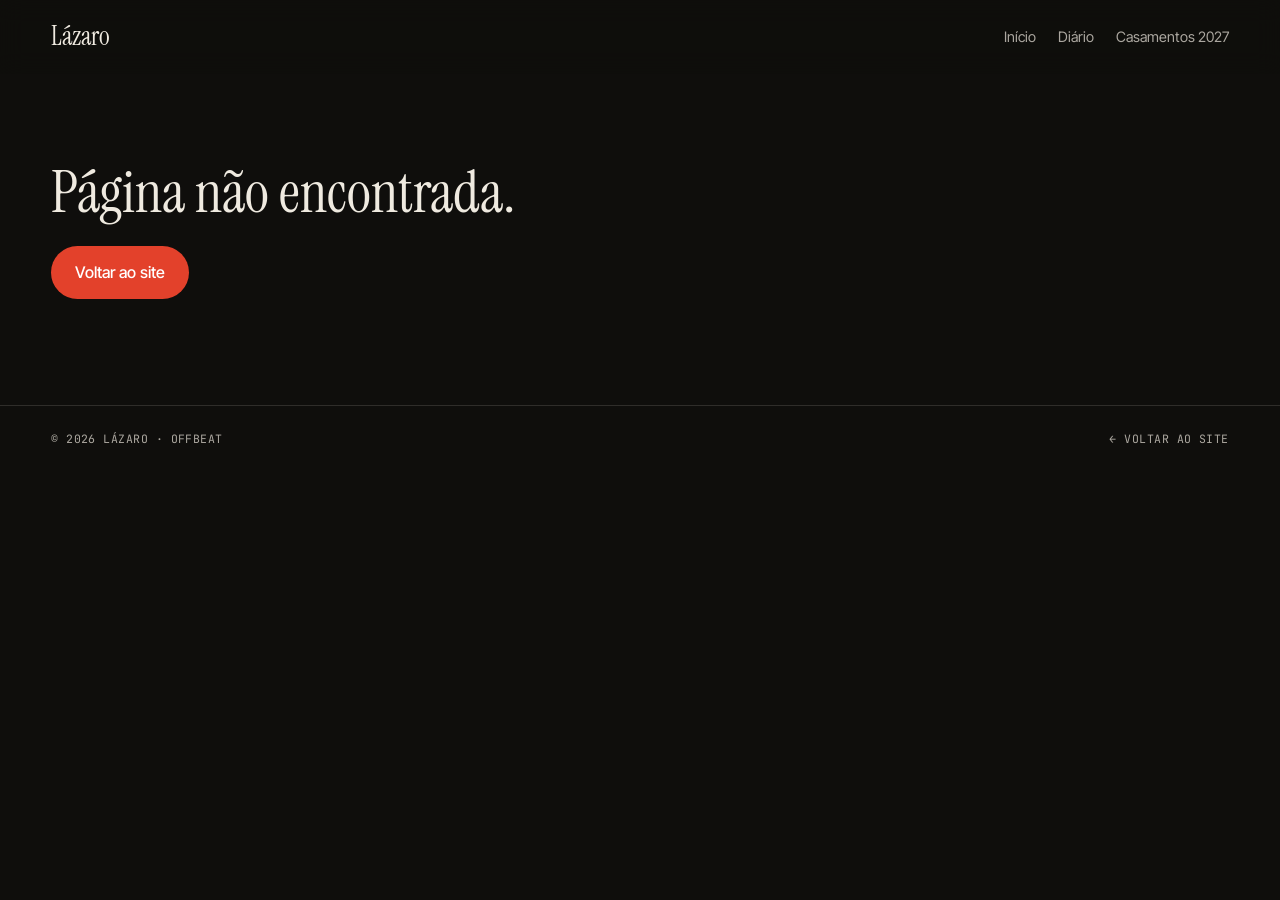
<file: page.html>
<!doctype html>
<html lang="pt-BR">
<head>
<meta charset="utf-8" />
<meta name="viewport" content="width=device-width, initial-scale=1" />
<title>Página</title>
<link rel="preconnect" href="https://fonts.googleapis.com" />
<link rel="preconnect" href="https://fonts.gstatic.com" crossorigin />
<link href="https://fonts.googleapis.com/css2?family=Instrument+Serif:ital@0;1&family=Inter+Tight:wght@400;500;600&family=JetBrains+Mono:wght@400;500&display=swap" rel="stylesheet" />
<link rel="stylesheet" href="assets/css/base.css" />
<link rel="stylesheet" href="assets/css/public.css" />
</head>
<body class="pf" id="pf">
<header class="pf-top"><a class="serif" id="pfName" href="site.html">Lázaro</a><nav id="pfNav"></nav></header>
<main id="pg"></main>
<footer class="pf-foot"><span class="mono" id="pfFoot"></span><a href="site.html" class="mono">← Voltar ao site</a></footer>
<script src="assets/js/store.js"></script>
<script src="assets/js/motion.js"></script>
<script src="assets/js/blocks.js"></script>
<script>
(function () {
  const O = Offbeat, B = Blocks, $ = (s) => document.querySelector(s);
  B.css();
  const preview = new URLSearchParams(location.search).has("preview");
  function render() {
    const s = O.get(), st = s.site, me = s.studio, hash = decodeURIComponent(location.hash.slice(1));
    const pf = $("#pf"), main = $("#pg");
    pf.dataset.theme = st.theme; pf.style.setProperty("--acc", st.accent);
    $("#pfName").textContent = me.name;
    $("#pfFoot").textContent = `© ${new Date().getFullYear()} ${me.name} · ${me.brand}`;
    const pages = s.pages.filter((p) => p.published || preview), posts = s.posts.filter((p) => p.published || preview).sort((a, b) => b.date - a.date);
    $("#pfNav").innerHTML = [["site.html", "Início"], st.blog && posts.length && ["page.html#blog", "Diário"], ...s.pages.filter((p) => p.published).map((p) => [O.pageLink(p), p.title])]
      .filter(Boolean).map(([h, n]) => `<a href="${O.esc(h)}">${O.esc(n)}</a>`).join("");
    if (hash === "blog") {
      B.seo({ title: `Diário — ${me.name}`, description: `Histórias, bastidores e dicas de ${me.name}, fotógrafo.` });
      main.innerHTML = `<section class="pf-sec" style="border:0"><h2>Diário</h2><div class="pf-posts">${posts.map((p) => `<a class="pf-post" href="${O.esc(O.postLink(p))}"><div class="cv"><img data-bg="${O.esc(p.cover?.gid || "")}" data-bp="${O.esc(p.cover?.pid || "")}" data-bw="800" alt=""></div><span class="mono">${O.date(p.date, { day: "2-digit", month: "long", year: "numeric" })}</span><h3>${O.esc(p.title)}</h3><p>${O.esc(p.excerpt)}</p></a>`).join("")}</div></section>`;
    } else if (hash.startsWith("blog/")) {
      const p = posts.find((x) => x.slug === hash.slice(5));
      if (!p) return notFound(main);
      B.seo({ title: p.seo?.title || `${p.title} — ${me.name}`, description: p.seo?.description || p.excerpt, type: "article",
        jsonld: { "@context": "https://schema.org", "@type": "BlogPosting", headline: p.title, datePublished: new Date(p.date).toISOString(), author: { "@type": "Person", name: me.name }, description: p.excerpt } });
      main.innerHTML = `<article class="pf-article"><span class="mono">${O.date(p.date, { day: "2-digit", month: "long", year: "numeric" })} · ${O.esc(me.name)}</span><h1>${O.esc(p.title)}</h1>
        ${p.cover?.gid ? `<div class="cv"><img data-bg="${O.esc(p.cover.gid)}" data-bp="${O.esc(p.cover.pid || "")}" data-bw="1600" alt=""></div>` : ""}<div class="bk-prose">${B.md(p.body)}</div></article>
        ${B.render({ type: "cta", title: "Gostou?", text: "Vamos conversar sobre o seu dia.", button: "whatsapp" }, s)}`;
    } else {
      const pg = pages.find((x) => x.slug === hash);
      if (!pg) return notFound(main);
      B.seo({ title: pg.seo?.title || `${pg.title} — ${me.name}`, description: pg.seo?.description || "", jsonld: B.studioLD(s) });
      main.innerHTML = pg.blocks.map((b) => B.render(b, s)).join("");
      B.mountForms(main, pg.kind === "landing" ? `Landing: ${pg.title}` : `Página: ${pg.title}`);
    }
    B.hydrate(main);
  }
  function notFound(main) { B.seo({ title: "Página não encontrada" }); main.innerHTML = '<section class="pf-sec" style="border:0"><h2>Página não encontrada.</h2><p><a class="bk-btn" href="site.html">Voltar ao site</a></p></section>'; }
  render();
  addEventListener("hashchange", () => { render(); scrollTo(0, 0); });
  O.onChange(render);
  document.addEventListener("contextmenu", (e) => { if (e.target.tagName === "IMG") e.preventDefault(); });
})();
</script>
</body>
</html>
</file>
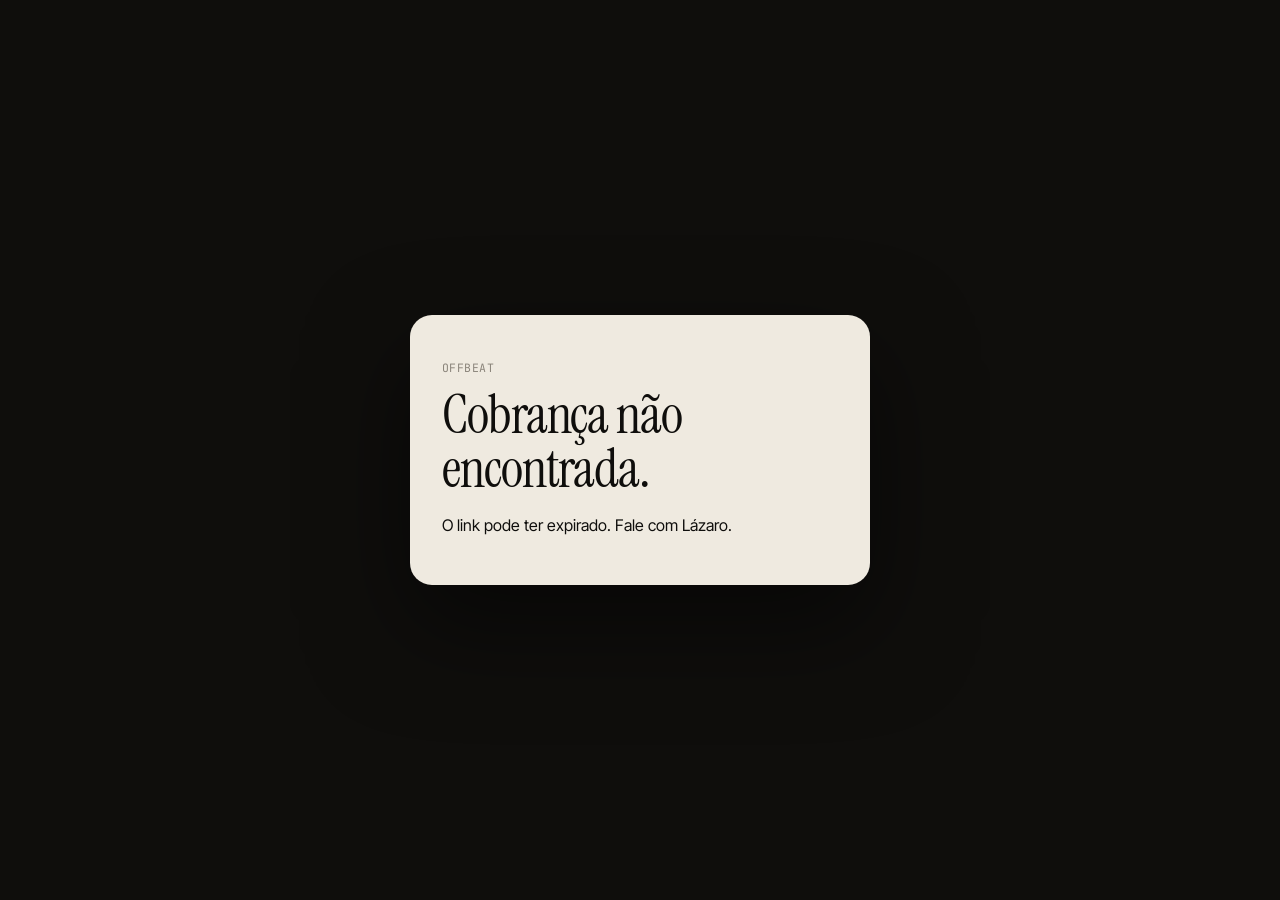
<file: pay.html>
<!doctype html>
<html lang="pt-BR">
<head>
<meta charset="utf-8" />
<meta name="viewport" content="width=device-width, initial-scale=1" />
<title>Pagamento — Offbeat</title>
<meta name="robots" content="noindex" />
<link rel="preconnect" href="https://fonts.googleapis.com" />
<link rel="preconnect" href="https://fonts.gstatic.com" crossorigin />
<link href="https://fonts.googleapis.com/css2?family=Instrument+Serif:ital@0;1&family=Inter+Tight:wght@400;500;600&family=JetBrains+Mono:wght@400;500&display=swap" rel="stylesheet" />
<link rel="stylesheet" href="assets/css/base.css" />
<style>
  body { background: var(--ink); color: var(--paper); min-height: 100svh; display: grid; place-items: center; padding: 24px 16px; }
  .pay { width: min(460px, 100%); background: var(--paper); color: var(--ink); border-radius: 22px; padding: 32px; box-shadow: 0 40px 100px rgba(0,0,0,.5); animation: in .8s var(--e-out); }
  @keyframes in { from { opacity: 0; transform: translateY(24px); } }
  .pay .mono { color: var(--muted); }
  .pay h1 { font: 400 3.4rem/1 var(--f-display); margin: 6px 0; letter-spacing: -.02em; }
  .pay .qr { width: 220px; margin: 22px auto; padding: 10px; background: #fff; border-radius: 12px; }
  .pay textarea { width: 100%; height: 90px; resize: none; padding: 10px; border-radius: 10px; border: 1px solid var(--line); background: #fff; font: 11px/1.4 var(--f-mono); word-break: break-all; }
  .pay .acts { display: grid; gap: 8px; margin-top: 14px; }
  .pay .btn { justify-content: center; }
  .brand { display: flex; justify-content: space-between; align-items: baseline; margin-bottom: 18px; }
  .brand .serif { font-size: 1.6rem; }
  .brand .serif i { color: var(--safelight); font-style: normal; }
  .steps { margin: 18px 0 0; padding: 0; list-style: none; display: grid; gap: 6px; font-size: .88rem; color: #5a554d; }
  .steps li::before { content: counter(s) " · "; counter-increment: s; font-family: var(--f-mono); color: var(--safelight); }
  .steps { counter-reset: s; }
  .ok { text-align: center; }
  .ok .chip { display: inline-block; padding: 4px 12px; border-radius: 99px; background: rgba(63,143,90,.14); color: var(--ok); font: 500 .75rem var(--f-mono); text-transform: uppercase; }
</style>
</head>
<body>
<main class="pay" id="pay"></main>
<script src="assets/vendor/qrcode.js"></script>
<script src="assets/js/store.js"></script>
<script src="assets/js/pix.js"></script>
<script>
(function () {
  const O = Offbeat, box = document.getElementById("pay"), id = location.hash.slice(1);
  function render() {
    const s = O.get(), st = s.studio, p = s.payments.find((x) => x.id === id);
    if (!p) { box.innerHTML = `<p class="mono">${O.esc(st.brand)}</p><h1>Cobrança não encontrada.</h1><p>O link pode ter expirado. Fale com ${O.esc(st.name)}.</p>`; return; }
    const head = `<div class="brand"><span class="serif">${O.esc(st.brand)}<i>.</i></span><span class="mono">${O.esc(st.name)}</span></div>`;
    if (p.status === "pago") { box.innerHTML = head + `<div class="ok"><span class="chip">pago</span><h1>${O.money(p.amount)}</h1><p>${O.esc(p.desc)}</p><p class="mono" style="text-transform:none">Obrigado! Pagamento confirmado.</p></div>`; return; }
    const code = Pix.payload({ key: st.pixKey, name: st.pixName, city: st.city, amount: p.amount, txid: p.id.replace(/[^A-Za-z0-9]/g, "").slice(0, 25) });
    box.innerHTML = head + `<p class="mono">${O.esc(p.desc)}</p><h1>${O.money(p.amount)}</h1>
      <div class="qr">${Pix.qrSVG(code, { fg: "#0f0e0c" })}</div>
      <textarea readonly aria-label="Pix copia e cola">${code}</textarea>
      <div class="acts"><button class="btn btn--red" id="cp">Copiar código Pix</button>
      <button class="btn btn--ghost" id="done" ${p.status === "informado" ? "disabled" : ""}>${p.status === "informado" ? "Aguardando confirmação…" : "Já paguei"}</button></div>
      <ol class="steps"><li>Abra o app do seu banco e escolha Pix</li><li>Leia o QR Code ou cole o código</li><li>Confira o recebedor: ${O.esc(st.pixName)}</li></ol>`;
    document.getElementById("cp").onclick = () => O.copy(code, "Código copiado — cole no app do banco.");
    document.getElementById("done").onclick = () => O.update((s2) => { const x = s2.payments.find((y) => y.id === id); if (x.status === "pendente") x.status = "informado"; O.log(`Cliente informou pagamento: ${x.desc} · ${O.money(x.amount)}`, "pay"); });
  }
  render(); O.onChange(render);
})();
</script>
</body>
</html>
</file>
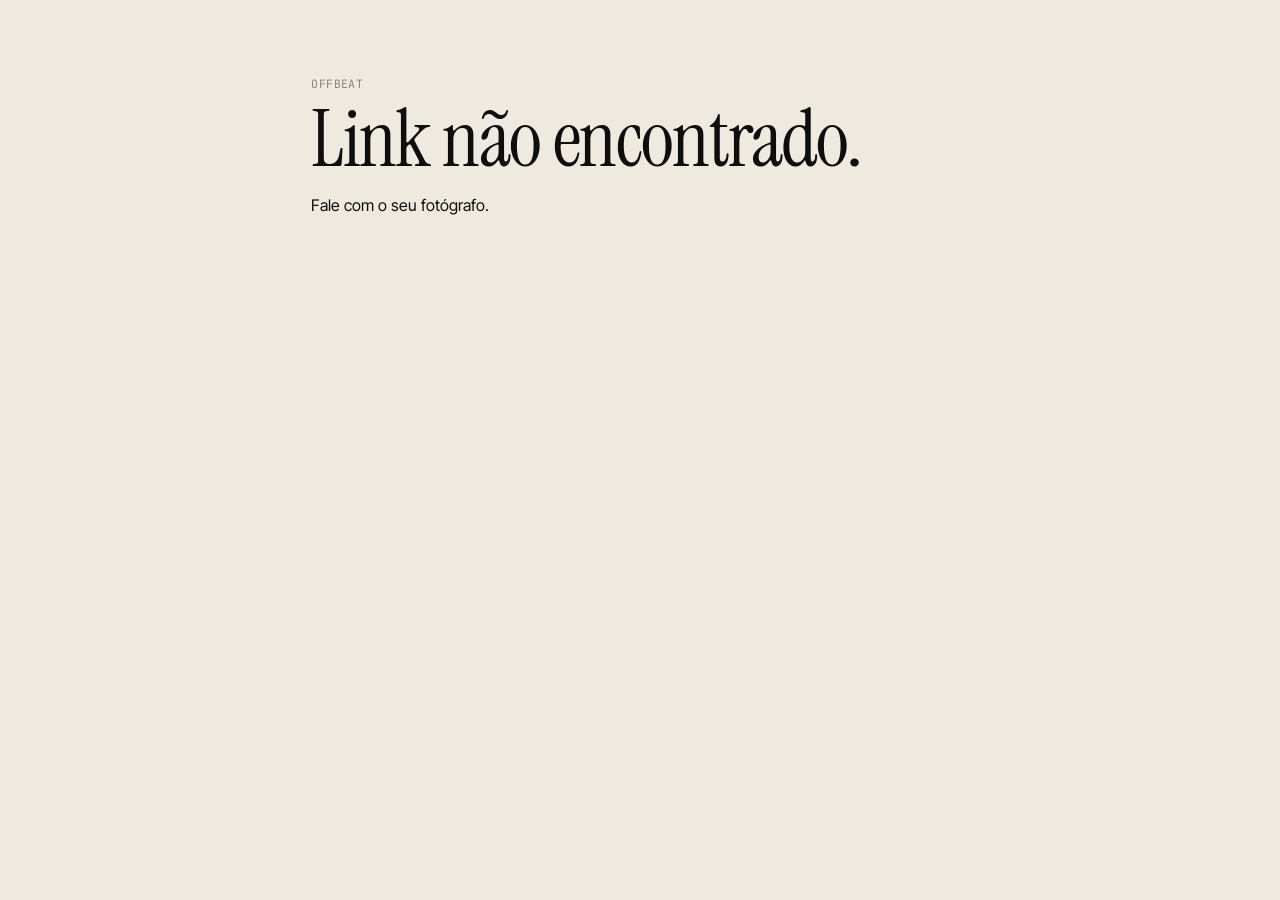
<file: prep.html>
<!doctype html>
<html lang="pt-BR">
<head>
<meta charset="utf-8" />
<meta name="viewport" content="width=device-width, initial-scale=1" />
<title>Preparação — Offbeat</title>
<meta name="robots" content="noindex" />
<link rel="preconnect" href="https://fonts.googleapis.com" />
<link rel="preconnect" href="https://fonts.gstatic.com" crossorigin />
<link href="https://fonts.googleapis.com/css2?family=Instrument+Serif:ital@0;1&family=Inter+Tight:wght@400;500;600&family=JetBrains+Mono:wght@400;500&display=swap" rel="stylesheet" />
<link rel="stylesheet" href="assets/css/base.css" />
<style>
  body { background: var(--paper); color: var(--ink); min-height: 100svh; }
  .pp { max-width: 760px; margin: 0 auto; padding: clamp(28px, 7vh, 80px) var(--gutter) 120px; }
  .pp .mono { color: var(--muted); }
  .top { display: flex; justify-content: space-between; align-items: baseline; margin-bottom: 40px; }
  .top .serif { font-size: 1.7rem; } .top .serif i { color: var(--safelight); font-style: normal; }
  h1 { font: 400 clamp(2.6rem, 8vw, 5rem)/.92 var(--f-display); letter-spacing: -.02em; margin: .1em 0 .2em; }
  h1 em { color: var(--safelight); }
  .count { display: flex; gap: 10px; margin: 26px 0 40px; }
  .count div { flex: 1; padding: 16px; border-radius: 14px; background: var(--ink); color: var(--paper); text-align: center; }
  .count b { display: block; font: 400 2.6rem/1 var(--f-display); }
  .count span { font: 500 .66rem var(--f-mono); text-transform: uppercase; color: rgba(239,234,224,.6); letter-spacing: .06em; }
  section { margin-bottom: 40px; }
  h2 { font: 400 2rem/1 var(--f-display); margin: 0 0 14px; }
  .tips { list-style: none; padding: 0; margin: 0; display: grid; gap: 8px; }
  .tips li { padding: 14px 16px; border-radius: 12px; background: #fff; box-shadow: 0 1px 0 var(--line); }
  .tips li::before { content: "↳ "; color: var(--safelight); }
  .chk label { display: flex; align-items: center; gap: 12px; padding: 13px 0; border-bottom: 1px solid var(--line); font-size: 1rem; }
  .chk input { width: 20px; height: 20px; accent-color: var(--safelight); }
  .chk small { color: var(--muted); margin-left: auto; font: 500 .66rem var(--f-mono); text-transform: uppercase; }
  form.q { display: grid; gap: 16px; }
  form.q label { display: grid; gap: 6px; font-size: .95rem; }
  form.q textarea { padding: 12px 14px; border-radius: 12px; border: 1px solid var(--line); background: #fff; font: inherit; resize: vertical; min-height: 64px; }
  form.q textarea:focus { outline: none; border-color: var(--safelight); }
  .bar { position: sticky; bottom: 16px; display: flex; align-items: center; gap: 14px; padding: 12px 12px 12px 18px; border-radius: 999px; background: var(--ink); color: var(--paper); box-shadow: 0 20px 50px rgba(0,0,0,.25); }
  .bar .prog { flex: 1; height: 5px; border-radius: 5px; background: var(--ink-3); overflow: hidden; }
  .bar .prog i { display: block; height: 100%; background: var(--safelight); transition: width .5s var(--e-out); }
  .saved { font: 500 .7rem var(--f-mono); color: #6fd08c; min-width: 70px; }
</style>
</head>
<body>
<main class="pp" id="pp"><p class="mono">Carregando…</p></main>
<script src="assets/js/store.js"></script>
<script src="assets/js/insights.js"></script>
<script>
(function () {
  const O = Offbeat, X = Insights, $ = (s) => document.querySelector(s), id = location.hash.slice(1);
  const pj0 = O.get().projects.find((p) => p.id === id);
  const box = $("#pp");
  if (!pj0) { box.innerHTML = `<p class="mono">Offbeat</p><h1>Link não encontrado.</h1><p>Fale com o seu fotógrafo.</p>`; return; }
  if (!sessionStorage.getItem("ob-prep-" + id)) { sessionStorage.setItem("ob-prep-" + id, 1); O.update((s) => { const p = s.projects.find((x) => x.id === id); p.prep.openedAt ||= Date.now(); O.log(`Cliente abriu a preparação: ${p.title}`, "view"); }); }
  const s = O.get(), pj = s.projects.find((p) => p.id === id), l = s.leads.find((x) => x.id === pj.leadId), st = s.studio, pr = X.prepProgress(pj, s);
  document.title = `Preparação — ${pj.title}`;
  const left = Math.max(0, pj.date - Date.now()), d = Math.floor(left / 864e5), h = Math.floor((left % 864e5) / 36e5);
  box.innerHTML = `<div class="top"><span class="serif">${O.esc(st.brand)}<i>.</i></span><span class="mono">${O.esc(st.name)}</span></div>
    <p class="mono">${l ? `Para ${O.esc(l.name)}` : ""} · ${O.esc(pj.type)}</p><h1>Vamos preparar o seu <em>${O.esc(pj.type.toLowerCase())}.</em></h1>
    <p>${new Date(pj.date).toLocaleDateString("pt-BR", { weekday: "long", day: "2-digit", month: "long", year: "numeric" })}</p>
    <div class="count"><div><b>${d}</b><span>dias</span></div><div><b>${h}</b><span>horas</span></div><div><b>${pr.pct}%</b><span>pronto</span></div></div>
    <section><h2>Dicas para o dia</h2><ul class="tips">${pr.tpl.tips.map((t) => `<li>${O.esc(t)}</li>`).join("")}</ul></section>
    <section class="chk"><h2>Checklist</h2>${pr.checks.map((x) => `<label><input type="checkbox" data-c="${O.esc(x.c)}" ${x.done ? "checked" : ""} ${x.auto ? "disabled" : ""}> ${O.esc(x.c)}${x.auto ? `<small>${x.done ? "confirmado" : "pendente"}</small>` : ""}</label>`).join("")}</section>
    <section><h2>Algumas perguntas</h2><form class="q" id="q">${pr.tpl.questions.map(([k, q]) => `<label>${O.esc(q)}<textarea name="${k}" rows="2">${O.esc(pj.prep.answers?.[k] || "")}</textarea></label>`).join("")}</form></section>
    <div class="bar"><div class="prog"><i id="pg" style="width:${pr.pct}%"></i></div><span class="saved" id="sv"></span><button class="btn btn--red" id="done">Enviar respostas</button></div>`;
  const refresh = () => { const p = X.prepProgress(O.get().projects.find((x) => x.id === id), O.get()); $("#pg").style.width = p.pct + "%"; document.querySelector(".count div:last-child b").textContent = p.pct + "%"; };
  let tm;
  $("#q").addEventListener("input", (e) => { clearTimeout(tm); tm = setTimeout(() => { O.update((s2) => { s2.projects.find((x) => x.id === id).prep.answers[e.target.name] = e.target.value; }); $("#sv").textContent = "salvo ✓"; refresh(); }, 400); });
  document.querySelectorAll("[data-c]").forEach((cb) => cb.addEventListener("change", () => { O.update((s2) => { s2.projects.find((x) => x.id === id).prep.checks[cb.dataset.c] = cb.checked; }); refresh(); }));
  $("#done").onclick = () => { O.update((s2) => { const p = s2.projects.find((x) => x.id === id); p.prep.completedAt = Date.now(); O.log(`${l ? l.name.split(" ")[0] : "Cliente"} respondeu a preparação de “${p.title}”`, "select"); }); O.toast(`Obrigado! ${st.name} recebeu tudo.`, "ok"); $("#done").textContent = "Respostas enviadas ✓"; };
})();
</script>
</body>
</html>
</file>
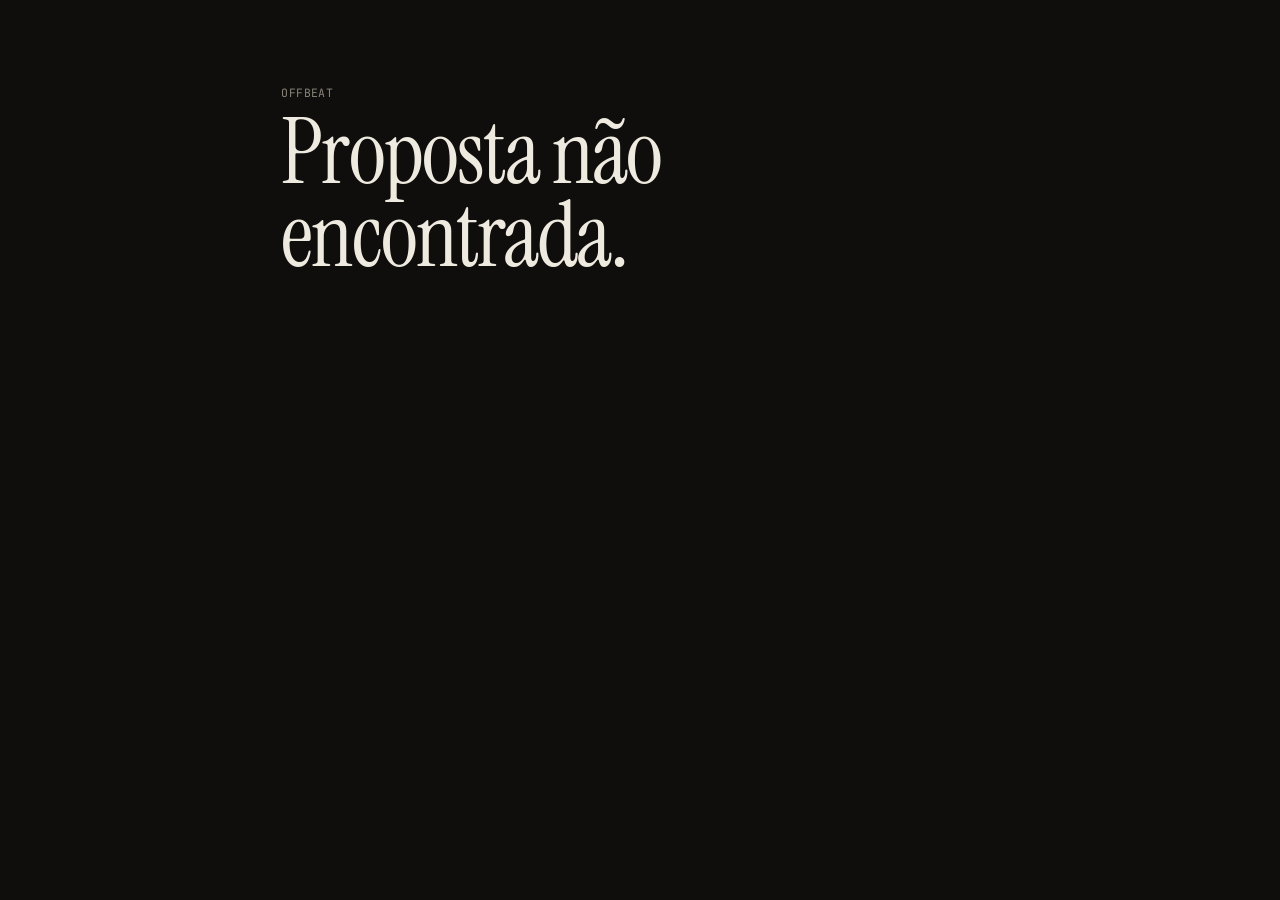
<file: proposal.html>
<!doctype html>
<html lang="pt-BR">
<head>
<meta charset="utf-8" />
<meta name="viewport" content="width=device-width, initial-scale=1" />
<title>Proposta — Offbeat</title>
<meta name="robots" content="noindex" />
<link rel="preconnect" href="https://fonts.googleapis.com" />
<link rel="preconnect" href="https://fonts.gstatic.com" crossorigin />
<link href="https://fonts.googleapis.com/css2?family=Instrument+Serif:ital@0;1&family=Inter+Tight:wght@400;500;600&family=JetBrains+Mono:wght@400;500&display=swap" rel="stylesheet" />
<link rel="stylesheet" href="assets/css/base.css" />
<style>
  body { background: var(--ink); color: var(--paper); min-height: 100svh; }
  .pp { max-width: 820px; margin: 0 auto; padding: clamp(32px, 8vh, 90px) var(--gutter) 120px; }
  .pp .mono { color: var(--muted); }
  .pp header { display: flex; justify-content: space-between; align-items: baseline; border-bottom: 1px solid var(--line-inv); padding-bottom: 18px; margin-bottom: 40px; }
  .pp header .serif { font-size: 1.8rem; } .pp header .serif i { color: var(--safelight); font-style: normal; }
  .pp h1 { font: 400 clamp(2.6rem, 8vw, 5.6rem)/.92 var(--f-display); letter-spacing: -.02em; margin: .1em 0 .3em; }
  .pp .msg { font: italic 400 clamp(1.3rem, 2.6vw, 1.8rem)/1.3 var(--f-display); color: rgba(239,234,224,.85); margin: 0 0 40px; max-width: 36ch; }
  .items { border-top: 1px solid var(--line-inv); }
  .items div { display: flex; justify-content: space-between; gap: 16px; padding: 18px 0; border-bottom: 1px solid var(--line-inv); font-size: 1.05rem; }
  .items .tot { font: 400 2.2rem var(--f-display); border-bottom: 0; }
  .items .disc { color: #6fd08c; }
  .meta { display: flex; flex-wrap: wrap; gap: 24px; margin: 24px 0 40px; }
  .acts { display: flex; flex-wrap: wrap; gap: 10px; }
  .acts .btn--ghost { --fg: var(--paper); }
  .done { padding: 28px; border-radius: 18px; background: rgba(239,234,224,.06); box-shadow: inset 0 0 0 1px var(--line-inv); }
  .done h2 { font: 400 2.4rem/1 var(--f-display); margin: 0 0 8px; }
  .modal { position: fixed; inset: 0; z-index: 50; display: grid; place-items: center; padding: 16px; background: rgba(0,0,0,.6); backdrop-filter: blur(6px); }
  .modal[hidden] { display: none; }
  .modal form { width: min(460px, 100%); display: grid; gap: 12px; padding: 28px; border-radius: 18px; background: var(--paper); color: var(--ink); }
  .modal h2 { font: 400 2.2rem/1 var(--f-display); margin: 0; }
  .modal input, .modal textarea { padding: 12px 14px; border-radius: 10px; border: 1px solid var(--line); font-size: 1rem; }
  .modal .btn { justify-content: center; }
</style>
</head>
<body>
<main class="pp" id="pp"><p class="mono">Carregando…</p></main>
<div class="modal" id="modal" hidden><form id="mf"></form></div>
<script src="assets/js/store.js"></script>
<script>
(function () {
  const O = Offbeat, $ = (s) => document.querySelector(s), id = location.hash.slice(1);
  const total = (p) => Math.max(0, p.items.reduce((a, it) => a + it.qty * it.price, 0) - (p.discount || 0));
  const p0 = O.get().proposals.find((x) => x.id === id);
  if (p0 && !sessionStorage.getItem("ob-pv-" + id)) {
    sessionStorage.setItem("ob-pv-" + id, "1");
    O.update((s) => { const p = s.proposals.find((x) => x.id === id); p.views = (p.views || 0) + 1; if (!p.viewedAt) p.viewedAt = Date.now(); if (p.status === "enviada") p.status = "vista"; const l = s.leads.find((x) => x.id === p.leadId); O.log(`${l ? l.name.split(" ")[0] : "Cliente"} abriu a proposta “${p.title}”`, "view"); });
  }
  function render() {
    const s = O.get(), p = s.proposals.find((x) => x.id === id), st = s.studio;
    const box = $("#pp");
    if (!p) { box.innerHTML = `<p class="mono">${O.esc(st.brand)}</p><h1>Proposta não encontrada.</h1>`; return; }
    const l = s.leads.find((x) => x.id === p.leadId), expired = p.validUntil < Date.now() && !["aceita", "recusada"].includes(p.status);
    document.title = `${p.title} — ${st.brand}`;
    box.innerHTML = `<header><span class="serif">${O.esc(st.brand)}<i>.</i></span><span class="mono">Proposta · ${O.esc(st.name)}</span></header>
      <p class="mono">${l ? `Para ${O.esc(l.name)}` : ""}</p><h1>${O.esc(p.title)}</h1><p class="msg">${O.esc(p.message)}</p>
      <div class="items">${p.items.map((it) => `<div><span>${O.esc(it.desc)}${it.qty > 1 ? ` <span class="mono">× ${it.qty}</span>` : ""}</span><span>${O.money(it.qty * it.price)}</span></div>`).join("")}
        ${p.discount ? `<div class="disc"><span>Desconto</span><span>− ${O.money(p.discount)}</span></div>` : ""}<div class="tot"><span>Total</span><span>${O.money(total(p))}</span></div></div>
      <div class="meta mono"><span>Válida até ${O.date(p.validUntil, { day: "2-digit", month: "long", year: "numeric" })}</span><span>Sinal de 30% via Pix para reservar a data</span></div>
      ${p.status === "aceita" ? `<div class="done"><h2>Proposta aceita ✓</h2><p>Aceita por ${O.esc(p.acceptedBy || l?.name || "")} em ${O.date(p.respondedAt, { day: "2-digit", month: "long", hour: "2-digit", minute: "2-digit" })}. ${O.esc(st.name)} vai enviar o contrato e o link do sinal.</p></div>`
        : p.status === "recusada" ? `<div class="done"><h2>Proposta recusada</h2><p>Obrigado pelo retorno. Se quiser conversar sobre outra opção, é só chamar.</p></div>`
        : expired ? `<div class="done"><h2>Proposta vencida</h2><p>Fale com ${O.esc(st.name)} para atualizar os valores e a data.</p></div>`
        : `<div class="acts"><button class="btn btn--red" id="ok">Aceitar proposta →</button><button class="btn btn--ghost" id="no">Recusar</button><a class="btn btn--ghost" target="_blank" rel="noopener" href="https://wa.me/${st.whatsapp}?text=${encodeURIComponent(`Oi ${st.name}! Tenho uma dúvida sobre a proposta “${p.title}”.`)}">Tirar dúvida no WhatsApp</a></div>`}`;
    $("#ok")?.addEventListener("click", () => ask("ok", l));
    $("#no")?.addEventListener("click", () => ask("no", l));
  }
  function ask(kind, l) {
    const m = $("#modal"), f = $("#mf");
    f.innerHTML = kind === "ok"
      ? `<h2>Aceitar proposta</h2><label>Seu nome completo<br><input name="name" required value="${O.esc(l?.name || "")}" style="width:100%"></label><button class="btn btn--red">Confirmar aceite</button><button type="button" class="btn btn--ghost" id="mc">Voltar</button>`
      : `<h2>Recusar proposta</h2><label>Pode contar o motivo? (opcional)<br><textarea name="reason" rows="3" style="width:100%"></textarea></label><button class="btn btn--red">Recusar</button><button type="button" class="btn btn--ghost" id="mc">Voltar</button>`;
    m.hidden = false; $("#mc").onclick = () => (m.hidden = true);
    f.onsubmit = (e) => {
      e.preventDefault(); const x = Object.fromEntries(new FormData(f));
      O.update((s) => {
        const p = s.proposals.find((y) => y.id === id), L = s.leads.find((y) => y.id === p.leadId);
        p.respondedAt = Date.now();
        if (kind === "ok") { p.status = "aceita"; p.acceptedBy = x.name; if (L && ["lead", "orcamento", "negociacao"].includes(L.stage)) { L.stage = "contrato"; L.value = total(p); } O.log(`${x.name} aceitou a proposta “${p.title}” (${O.money(total(p))})`, "pay"); }
        else { p.status = "recusada"; p.reason = x.reason; O.log(`Proposta “${p.title}” recusada${x.reason ? `: ${x.reason}` : ""}`, "warn"); }
      });
      m.hidden = true;
    };
  }
  render(); O.onChange(render);
})();
</script>
</body>
</html>
</file>
<file: assets/css/base.css>
/* ==========================================================================
   OFFBEAT — base tokens
   Conceito: "fora do compasso". Laboratório escuro + luz de segurança vermelha.
   ========================================================================== */
:root {
  --ink: #0f0e0c;
  --ink-2: #1a1916;
  --ink-3: #26241f;
  --paper: #efeae0;
  --paper-2: #e4ddd0;
  --paper-3: #d6cdbd;
  --muted: #8a847a;
  --safelight: #e3412b;
  --safelight-2: #ff6a4d;
  --ok: #3f8f5a;
  --warn: #c98a1b;
  --line: rgba(15, 14, 12, 0.14);
  --line-inv: rgba(239, 234, 224, 0.14);

  --f-display: "Instrument Serif", "Times New Roman", serif;
  --f-sans: "Inter Tight", system-ui, -apple-system, "Segoe UI", sans-serif;
  --f-mono: "JetBrains Mono", ui-monospace, Menlo, monospace;

  /* easing: o "sincopado" — chega rápido, assenta devagar */
  --e-out: cubic-bezier(0.16, 1, 0.3, 1);
  --e-in-out: cubic-bezier(0.65, 0, 0.35, 1);
  --e-snap: cubic-bezier(0.34, 1.56, 0.64, 1);

  --r-1: 2px;
  --r-2: 6px;
  --gutter: clamp(16px, 4vw, 56px);
}

*, *::before, *::after { box-sizing: border-box; }
[hidden] { display: none !important; }
html { -webkit-text-size-adjust: 100%; }
body {
  margin: 0;
  font-family: var(--f-sans);
  font-size: 16px;
  line-height: 1.5;
  -webkit-font-smoothing: antialiased;
  text-rendering: optimizeLegibility;
}
img, canvas, svg, video { display: block; max-width: 100%; }
button, input, select, textarea { font: inherit; color: inherit; }
button { cursor: pointer; background: none; border: 0; padding: 0; }
a { color: inherit; }
::selection { background: var(--safelight); color: var(--paper); }

.mono { font-family: var(--f-mono); font-size: 0.72rem; letter-spacing: 0.04em; text-transform: uppercase; }
.serif { font-family: var(--f-display); font-weight: 400; }
.it { font-style: italic; }
.red { color: var(--safelight); }
.sr-only { position: absolute; width: 1px; height: 1px; overflow: hidden; clip: rect(0 0 0 0); white-space: nowrap; }

:focus-visible { outline: 2px solid var(--safelight); outline-offset: 3px; }

/* ---- botões ---- */
.btn {
  --bg: var(--ink); --fg: var(--paper);
  position: relative; display: inline-flex; align-items: center; gap: 0.6em;
  padding: 0.85em 1.4em; border-radius: 999px;
  background: var(--bg); color: var(--fg);
  font-weight: 500; font-size: 0.95rem; text-decoration: none; white-space: nowrap;
  overflow: hidden; isolation: isolate;
  transition: transform 0.5s var(--e-out), background 0.3s, color 0.3s;
}
.btn::before {
  content: ""; position: absolute; inset: 0; z-index: -1;
  background: var(--safelight); border-radius: inherit;
  transform: translateY(101%); transition: transform 0.55s var(--e-out);
}
.btn:hover::before { transform: translateY(0); }
.btn:hover { color: var(--paper); }
.btn:active { transform: scale(0.97); }
.btn--ghost { --bg: transparent; --fg: currentColor; box-shadow: inset 0 0 0 1px currentColor; }
.btn--light { --bg: var(--paper); --fg: var(--ink); }
.btn--red { --bg: var(--safelight); --fg: var(--paper); }
.btn--red::before { background: var(--ink); }
.btn--sm { padding: 0.55em 1em; font-size: 0.85rem; }
.btn[disabled] { opacity: 0.4; pointer-events: none; }
.btn .arr { transition: transform 0.5s var(--e-out); }
.btn:hover .arr { transform: translateX(4px); }

/* ---- toast ---- */
.toasts { position: fixed; z-index: 9999; left: 50%; bottom: 24px; transform: translateX(-50%); display: grid; gap: 8px; pointer-events: none; width: min(92vw, 420px); }
.toast {
  pointer-events: auto; padding: 12px 16px; border-radius: 10px;
  background: var(--ink); color: var(--paper); font-size: 0.9rem;
  box-shadow: 0 10px 40px rgba(0,0,0,.35); display: flex; gap: 10px; align-items: center;
  animation: toast-in 0.5s var(--e-out) both;
}
.toast::before { content: ""; width: 8px; height: 8px; border-radius: 50%; background: var(--safelight); flex: none; }
.toast.ok::before { background: #6fd08c; }
.toast.out { animation: toast-out 0.35s var(--e-in-out) both; }
@keyframes toast-in { from { opacity: 0; transform: translateY(16px) scale(0.96); } }
@keyframes toast-out { to { opacity: 0; transform: translateY(8px); } }

/* ---- grão de filme (assinatura) ---- */
.grain {
  position: fixed; inset: -50%; z-index: 9000; pointer-events: none; opacity: 0.07;
  background-image: url("data:image/svg+xml,%3Csvg xmlns='http://www.w3.org/2000/svg' width='160' height='160'%3E%3Cfilter id='n'%3E%3CfeTurbulence type='fractalNoise' baseFrequency='.9' numOctaves='3' stitchTiles='stitch'/%3E%3C/filter%3E%3Crect width='100%25' height='100%25' filter='url(%23n)'/%3E%3C/svg%3E");
  animation: grain 0.9s steps(6) infinite;
}
@keyframes grain {
  0% { transform: translate(0, 0); } 20% { transform: translate(-3%, 2%); } 40% { transform: translate(2%, -4%); }
  60% { transform: translate(-4%, -1%); } 80% { transform: translate(3%, 3%); } 100% { transform: translate(0, 0); }
}

/* ---- cursor visor (assinatura): colchetes de foco que "travam" no alvo ---- */
.vf { position: fixed; left: 0; top: 0; z-index: 9500; pointer-events: none; mix-blend-mode: difference; color: #fff; opacity: 0; transition: opacity .3s; }
.vf.on { opacity: 1; }
.vf__dot { position: absolute; width: 6px; height: 6px; margin: -3px 0 0 -3px; border-radius: 50%; background: currentColor; }
.vf__box { position: absolute; left: 0; top: 0; width: 34px; height: 34px; transform: translate(-50%, -50%); transition: width .45s var(--e-out), height .45s var(--e-out); }
.vf__box i { position: absolute; width: 10px; height: 10px; border: 1.5px solid currentColor; }
.vf__box i:nth-child(1) { left: 0; top: 0; border-right: 0; border-bottom: 0; }
.vf__box i:nth-child(2) { right: 0; top: 0; border-left: 0; border-bottom: 0; }
.vf__box i:nth-child(3) { left: 0; bottom: 0; border-right: 0; border-top: 0; }
.vf__box i:nth-child(4) { right: 0; bottom: 0; border-left: 0; border-top: 0; }
.vf__label { position: absolute; left: 50%; top: 100%; margin-top: 8px; transform: translateX(-50%); white-space: nowrap; font: 500 10px/1 var(--f-mono); letter-spacing: .08em; opacity: 0; transition: opacity .25s; }
.vf.lock .vf__label { opacity: 1; }
.vf.lock .vf__box i { border-color: currentColor; }
@media (hover: none), (pointer: coarse) { .vf { display: none; } }

/* ---- reveal genérico ---- */
[data-reveal] { opacity: 0; transform: translateY(28px); transition: opacity 1s var(--e-out), transform 1.1s var(--e-out); transition-delay: var(--d, 0s); }
[data-reveal].in { opacity: 1; transform: none; }
.split .w { display: inline-block; overflow: hidden; vertical-align: top; padding-bottom: 0.08em; margin-bottom: -0.08em; }
.split .w > span { display: inline-block; transform: translateY(105%); transition: transform 1.1s var(--e-out); transition-delay: var(--d, 0s); }
.split.in .w > span { transform: none; }

@media (prefers-reduced-motion: reduce) {
  *, *::before, *::after { animation-duration: 0.001ms !important; animation-iteration-count: 1 !important; transition-duration: 0.001ms !important; transition-delay: 0s !important; scroll-behavior: auto !important; }
  [data-reveal], .split .w > span { opacity: 1 !important; transform: none !important; }
  .grain { display: none; }
}
</file>
<file: assets/css/app.css>
/* ==========================================================================
   OFFBEAT — painel do fotógrafo
   Papel + tinta. A interface é a mesa de luz; os dados são as provas.
   ========================================================================== */
.app {
  --bg: var(--paper); --bg-2: #f6f2ea; --card: #fbf8f2; --fg: var(--ink); --fg-2: #4b4740; --bd: var(--line);
  background: var(--bg); color: var(--fg); min-height: 100svh;
  display: grid; grid-template-columns: 248px minmax(0, 1fr);
}
.app[data-theme="dark"] { --bg: #141311; --bg-2: #1b1a17; --card: #1f1d1a; --fg: var(--paper); --fg-2: #b5aea3; --bd: rgba(239,234,224,.12); }
.app .mono { color: var(--muted); }

/* ---------- sidebar ---------- */
.side { position: sticky; top: 0; height: 100svh; display: flex; flex-direction: column; gap: 6px; padding: 22px 14px; background: var(--ink); color: var(--paper); overflow-y: auto; }
.side .logo { display: flex; align-items: baseline; gap: 3px; padding: 0 10px 18px; font: 400 1.7rem/1 var(--f-display); text-decoration: none; }
.side .logo i { width: 6px; height: 6px; border-radius: 50%; background: var(--safelight); }
.side .logo small { margin-left: auto; font: 500 .62rem var(--f-mono); color: var(--muted); letter-spacing: .06em; }
.side nav { display: grid; gap: 2px; }
.side nav a { position: relative; display: flex; align-items: center; gap: 12px; padding: 10px 12px; border-radius: 10px; text-decoration: none; font-size: .93rem; color: rgba(239,234,224,.66); transition: color .25s, background .25s; }
.side nav a span.mono { width: 18px; color: rgba(239,234,224,.3); }
.side nav a:hover { color: var(--paper); background: rgba(239,234,224,.05); }
.side nav a.on { color: var(--paper); background: rgba(239,234,224,.09); }
.side nav a.on::before { content: ""; position: absolute; left: -14px; top: 10px; bottom: 10px; width: 3px; border-radius: 3px; background: var(--safelight); }
.side nav a b { margin-left: auto; min-width: 20px; padding: 1px 6px; border-radius: 99px; background: var(--safelight); color: var(--paper); font: 600 .68rem var(--f-mono); text-align: center; }
.side__sep { height: 1px; margin: 12px 10px; background: var(--line-inv); }
.side__foot { margin-top: auto; display: grid; gap: 8px; padding: 12px 10px 0; }
.side__kbd { display: flex; justify-content: space-between; align-items: center; padding: 10px 12px; border-radius: 10px; background: rgba(239,234,224,.05); font-size: .85rem; color: rgba(239,234,224,.7); }
.side__kbd kbd { font: 500 .7rem var(--f-mono); padding: 2px 6px; border-radius: 4px; background: rgba(239,234,224,.1); }
.side__me { display: flex; align-items: center; gap: 10px; font-size: .88rem; }
.side__me .av { width: 32px; height: 32px; border-radius: 50%; display: grid; place-items: center; background: var(--safelight); font: 400 1.1rem var(--f-display); }
.side__me button { color: rgba(239,234,224,.6); font-size: 1.05rem; padding: 4px; }
.side__me #themeBtn { margin-left: auto; }
.side__me button:hover { color: var(--paper); }
.live { display: inline-flex; align-items: center; gap: 6px; font: 500 .65rem var(--f-mono); color: #6fd08c; letter-spacing: .06em; }
.live::before { content: ""; width: 6px; height: 6px; border-radius: 50%; background: currentColor; animation: pulse 1.6s infinite; }
@keyframes pulse { 50% { opacity: .3; } }

.mtop { display: none; }
@media (max-width: 900px) {
  .app { grid-template-columns: 1fr; }
  .side { position: fixed; z-index: 80; left: 0; width: 270px; transform: translateX(-100%); transition: transform .5s var(--e-out); }
  .app.nav-open .side { transform: none; box-shadow: 30px 0 80px rgba(0,0,0,.4); }
  .mtop { display: flex; position: sticky; top: 0; z-index: 40; align-items: center; justify-content: space-between; padding: 12px 16px; background: var(--ink); color: var(--paper); }
  .mtop .logo { font: 400 1.5rem var(--f-display); text-decoration: none; }
  .mtop button { font-size: 1.4rem; color: var(--paper); }
}

/* ---------- conteúdo ---------- */
.main { min-width: 0; padding: 28px clamp(16px, 3.4vw, 48px) 80px; }
.view { animation: view-in .6s var(--e-out); }
@keyframes view-in { from { opacity: 0; transform: translateY(14px); } }
.vh { display: flex; flex-wrap: wrap; align-items: end; justify-content: space-between; gap: 16px; margin-bottom: 28px; }
.vh h1 { font: 400 clamp(2.2rem, 4.6vw, 3.8rem)/1 var(--f-display); letter-spacing: -.02em; margin: 6px 0 0; }
.vh h1 em { font-style: italic; color: var(--safelight); }
.vh .acts { display: flex; flex-wrap: wrap; gap: 8px; }
.app .btn { --bg: var(--fg); --fg: var(--bg); }
.app .btn--ghost { --bg: transparent; --fg: var(--fg); }
.app .btn--red { --bg: var(--safelight); --fg: #fff; }
.back { display: inline-flex; gap: 6px; text-decoration: none; color: var(--muted); font-size: .88rem; }
.back:hover { color: var(--fg); }

.card { background: var(--card); border: 1px solid var(--bd); border-radius: 16px; padding: 20px; }
.card h2, .card h3 { margin: 0 0 14px; font-size: 1rem; font-weight: 600; display: flex; justify-content: space-between; align-items: center; gap: 12px; }
.grid { display: grid; gap: 16px; }
.g4 { grid-template-columns: repeat(4, minmax(0, 1fr)); }
.g3 { grid-template-columns: repeat(3, minmax(0, 1fr)); }
.g2 { grid-template-columns: repeat(2, minmax(0, 1fr)); }
.g21 { grid-template-columns: minmax(0, 2fr) minmax(0, 1fr); }
@media (max-width: 1200px) { .g4 { grid-template-columns: repeat(2, minmax(0, 1fr)); } .g3 { grid-template-columns: repeat(2, minmax(0, 1fr)); } }
@media (max-width: 900px) { .g21, .g2 { grid-template-columns: 1fr; } }
@media (max-width: 560px) { .g4, .g3 { grid-template-columns: 1fr; } }

.kpi { position: relative; overflow: hidden; }
.kpi .mono { display: block; margin-bottom: 10px; }
.kpi b { display: block; font: 400 2.4rem/1 var(--f-display); letter-spacing: -.01em; }
.kpi small { display: block; margin-top: 8px; color: var(--fg-2); font-size: .8rem; }
.kpi small .up { color: var(--ok); } .kpi small .down { color: var(--safelight); }
.kpi svg.spark { position: absolute; right: 14px; top: 16px; width: 80px; height: 30px; }

.chip { display: inline-flex; align-items: center; gap: 5px; padding: 3px 9px; border-radius: 99px; font: 500 .68rem var(--f-mono); text-transform: uppercase; letter-spacing: .04em; background: var(--bg); color: var(--fg-2); border: 1px solid var(--bd); white-space: nowrap; }
.chip.ok { background: rgba(63,143,90,.12); color: var(--ok); border-color: transparent; }
.chip.warn { background: rgba(201,138,27,.14); color: var(--warn); border-color: transparent; }
.chip.red { background: rgba(227,65,43,.12); color: var(--safelight); border-color: transparent; }
.chip.blue { background: rgba(70,120,200,.12); color: #4678c8; border-color: transparent; }

/* gráfico de barras */
.card--chart { display: flex; flex-direction: column; }
.bars { flex: 1; display: flex; align-items: end; gap: 10px; min-height: 220px; padding-top: 10px; }
.bars .bar { flex: 1; display: flex; flex-direction: column; align-items: center; gap: 8px; height: 100%; justify-content: end; }
.bars .bar i { display: block; width: 100%; max-width: 46px; border-radius: 6px 6px 2px 2px; background: var(--fg); transform-origin: bottom; animation: grow 1s var(--e-out) both; animation-delay: var(--d); position: relative; }
.bars .bar.cur i { background: var(--safelight); }
.bars .bar i:hover::after { content: attr(data-v); position: absolute; bottom: 100%; left: 50%; transform: translateX(-50%); margin-bottom: 6px; padding: 3px 8px; border-radius: 6px; background: var(--ink); color: var(--paper); font: 500 .7rem var(--f-mono); white-space: nowrap; }
.bars .bar span { font: 500 .66rem var(--f-mono); color: var(--muted); text-transform: uppercase; }
@keyframes grow { from { transform: scaleY(0); } }
.hbars { display: grid; gap: 12px; }
.hbars div { display: grid; grid-template-columns: 110px 1fr auto; gap: 10px; align-items: center; font-size: .86rem; }
.hbars em { display: block; height: 10px; border-radius: 10px; background: var(--bg); overflow: hidden; }
.hbars em i { display: block; height: 100%; border-radius: 10px; background: var(--fg); transform-origin: left; animation: growx 1s var(--e-out) both; }
.hbars div:first-child em i { background: var(--safelight); }
@keyframes growx { from { transform: scaleX(0); } }

/* feed */
.feed { list-style: none; margin: 0; padding: 0; display: grid; }
.feed li { display: grid; grid-template-columns: 10px 1fr auto; gap: 12px; align-items: baseline; padding: 11px 0; border-bottom: 1px solid var(--bd); font-size: .88rem; }
.feed li:last-child { border: 0; }
.feed li::before { content: ""; width: 8px; height: 8px; border-radius: 50%; background: var(--muted); transform: translateY(-1px); }
.feed li[data-k="select"]::before { background: var(--safelight); }
.feed li[data-k="pay"]::before { background: var(--ok); }
.feed li[data-k="warn"]::before { background: var(--warn); }
.feed li[data-k="contract"]::before { background: #4678c8; }
.feed li.new { animation: flash 1.6s var(--e-out); }
@keyframes flash { 0% { background: rgba(227,65,43,.16); } 100% { background: transparent; } }
.feed time { font: 500 .68rem var(--f-mono); color: var(--muted); white-space: nowrap; }

.list { display: grid; }
.list > * { display: flex; align-items: center; gap: 12px; padding: 12px 0; border-bottom: 1px solid var(--bd); font-size: .9rem; }
.list > *:last-child { border: 0; }
.list .date { width: 46px; flex: none; text-align: center; font: 400 1.5rem/1 var(--f-display); }
.list .date small { display: block; font: 500 .6rem var(--f-mono); color: var(--muted); text-transform: uppercase; }
.list .grow { flex: 1; min-width: 0; }
.list .grow small { display: block; color: var(--muted); font-size: .78rem; }

/* ---------- galerias ---------- */
.gcards { display: grid; grid-template-columns: repeat(auto-fill, minmax(260px, 1fr)); gap: 18px; }
.gcard { display: flex; flex-direction: column; text-decoration: none; background: var(--card); border: 1px solid var(--bd); border-radius: 16px; overflow: hidden; transition: transform .5s var(--e-out), box-shadow .5s var(--e-out); }
.gcard:hover { transform: translateY(-4px); box-shadow: 0 24px 50px rgba(15,14,12,.12); }
.gcard__img { position: relative; aspect-ratio: 3/2; background: var(--paper-3); overflow: hidden; }
.gcard__img img { width: 100%; height: 100%; object-fit: cover; transition: transform 1.2s var(--e-out); }
.gcard:hover .gcard__img img { transform: scale(1.05); }
.gcard__img .chip { position: absolute; left: 10px; top: 10px; background: rgba(251,248,242,.92); }
.gcard__body { padding: 14px 16px 16px; display: grid; gap: 4px; }
.gcard__body strong { font: 400 1.5rem/1.1 var(--f-display); }
.gcard__body small { color: var(--muted); font-size: .8rem; }
.prog { height: 4px; border-radius: 4px; background: var(--bg); overflow: hidden; margin-top: 10px; }
.prog i { display: block; height: 100%; background: var(--safelight); border-radius: 4px; transition: width .8s var(--e-out); }
.gnew { display: grid; place-items: center; min-height: 260px; border: 1.5px dashed var(--bd); border-radius: 16px; color: var(--muted); text-decoration: none; transition: border-color .3s, color .3s; }
.gnew:hover { border-color: var(--safelight); color: var(--safelight); }
.gnew span { font: 400 3rem/1 var(--f-display); display: block; text-align: center; }

.share { display: flex; flex-wrap: wrap; align-items: center; gap: 8px; padding: 10px 10px 10px 16px; border-radius: 14px; background: var(--ink); color: var(--paper); margin-bottom: 20px; }
.share code { flex: 1; min-width: 160px; font: 500 .8rem var(--f-mono); overflow: hidden; text-overflow: ellipsis; white-space: nowrap; color: rgba(239,234,224,.8); }
.share .btn { --bg: rgba(239,234,224,.1); --fg: var(--paper); }
.share .btn--red { --bg: var(--safelight); }

.subtabs { display: flex; gap: 4px; border-bottom: 1px solid var(--bd); margin-bottom: 20px; overflow-x: auto; }
.subtabs button { position: relative; padding: 10px 14px; font-size: .9rem; color: var(--muted); white-space: nowrap; }
.subtabs button.on { color: var(--fg); }
.subtabs button.on::after { content: ""; position: absolute; left: 10px; right: 10px; bottom: -1px; height: 2px; background: var(--safelight); }
.subtabs button i { font-style: normal; font: 500 .7rem var(--f-mono); margin-left: 4px; }

.drop { display: grid; place-items: center; gap: 6px; padding: 28px; margin-bottom: 18px; border: 1.5px dashed var(--bd); border-radius: 16px; text-align: center; color: var(--muted); transition: border-color .3s, background .3s; cursor: pointer; }
.drop.over { border-color: var(--safelight); background: rgba(227,65,43,.05); color: var(--safelight); }
.drop strong { color: var(--fg); font-weight: 500; }
.upbar { height: 4px; border-radius: 4px; background: var(--bg-2); overflow: hidden; margin: -8px 0 18px; }
.upbar i { display: block; height: 100%; width: 0; background: var(--safelight); transition: width .3s; }

.pgrid { display: grid; grid-template-columns: repeat(auto-fill, minmax(140px, 1fr)); gap: 8px; }
.pthumb { position: relative; aspect-ratio: 1; border-radius: 8px; overflow: hidden; background: var(--paper-3); }
.pthumb img { width: 100%; height: 100%; object-fit: cover; }
.pthumb .n { position: absolute; left: 6px; bottom: 5px; font: 500 .62rem var(--f-mono); color: #fff; text-shadow: 0 1px 3px rgba(0,0,0,.6); }
.pthumb .tag { position: absolute; left: 6px; top: 6px; padding: 2px 6px; border-radius: 99px; font: 600 .6rem var(--f-mono); background: var(--safelight); color: #fff; }
.pthumb .tag.ex { background: var(--warn); }
.pthumb .tag.cv { left: auto; right: 6px; background: var(--ink); }
.pthumb .ops { position: absolute; inset: auto 6px 6px auto; display: flex; gap: 4px; opacity: 0; transition: opacity .25s; }
.pthumb:hover .ops { opacity: 1; }
.pthumb .ops button { width: 26px; height: 26px; border-radius: 50%; background: rgba(15,14,12,.7); color: #fff; font-size: .8rem; }
.pthumb .ops button:hover { background: var(--safelight); }
.pthumb.sel { box-shadow: 0 0 0 3px var(--safelight); }
.pthumb .com { position: absolute; right: 6px; top: 6px; font-size: .8rem; }

/* ---------- formulários ---------- */
.form { display: grid; gap: 14px; }
.form .row2 { display: grid; grid-template-columns: 1fr 1fr; gap: 12px; }
@media (max-width: 560px) { .form .row2 { grid-template-columns: 1fr; } }
.field { display: grid; gap: 6px; }
.field > span { font: 500 .68rem var(--f-mono); text-transform: uppercase; letter-spacing: .05em; color: var(--muted); }
.field input, .field select, .field textarea { width: 100%; padding: 11px 13px; border-radius: 10px; border: 1px solid var(--bd); background: var(--bg-2); color: var(--fg); transition: border-color .2s, box-shadow .2s; }
.field input:focus, .field select:focus, .field textarea:focus { outline: none; border-color: var(--safelight); box-shadow: 0 0 0 3px rgba(227,65,43,.14); }
.field small { color: var(--muted); font-size: .76rem; }
.switch { display: flex; align-items: center; justify-content: space-between; gap: 12px; padding: 12px 0; border-bottom: 1px solid var(--bd); font-size: .92rem; cursor: pointer; }
.switch small { display: block; color: var(--muted); font-size: .78rem; }
.switch input { appearance: none; -webkit-appearance: none; flex: none; width: 42px; height: 24px; border-radius: 99px; background: var(--paper-3); position: relative; cursor: pointer; transition: background .3s; }
.switch input::after { content: ""; position: absolute; left: 3px; top: 3px; width: 18px; height: 18px; border-radius: 50%; background: #fff; transition: transform .35s var(--e-snap); box-shadow: 0 1px 3px rgba(0,0,0,.2); }
.switch input:checked { background: var(--safelight); }
.switch input:checked::after { transform: translateX(18px); }

/* ---------- CRM ---------- */
.kanban { display: grid; grid-auto-flow: column; grid-auto-columns: minmax(240px, 1fr); gap: 12px; overflow-x: auto; padding-bottom: 12px; }
.col { display: flex; flex-direction: column; gap: 8px; min-height: 300px; padding: 10px; border-radius: 14px; background: var(--bg-2); transition: background .25s, box-shadow .25s; }
.col.over { background: rgba(227,65,43,.07); box-shadow: inset 0 0 0 1.5px var(--safelight); }
.col header { display: flex; justify-content: space-between; align-items: baseline; padding: 4px 4px 8px; }
.col header b { font-size: .88rem; font-weight: 600; }
.col header small { font: 500 .68rem var(--f-mono); color: var(--muted); }
.lead { padding: 12px; border-radius: 10px; background: var(--card); border: 1px solid var(--bd); cursor: grab; transition: transform .3s var(--e-out), box-shadow .3s, opacity .2s; }
.lead:hover { box-shadow: 0 8px 24px rgba(15,14,12,.08); }
.lead.dragging { opacity: .4; transform: rotate(2deg); }
.lead strong { display: block; font-size: .92rem; font-weight: 600; }
.lead small { display: flex; justify-content: space-between; margin-top: 6px; color: var(--muted); font-size: .78rem; }
.lead .tags { display: flex; gap: 4px; margin-top: 8px; flex-wrap: wrap; }
.lead.drop-in { animation: drop-in .5s var(--e-snap); }
@keyframes drop-in { 0% { transform: scale(.94); } }

/* ---------- agenda ---------- */
.cal { display: grid; grid-template-columns: repeat(7, minmax(0, 1fr)); gap: 4px; }
.cal .dow { font: 500 .66rem var(--f-mono); color: var(--muted); text-transform: uppercase; padding: 4px 6px; }
.cal .day { min-height: 96px; padding: 6px; border-radius: 10px; background: var(--card); border: 1px solid var(--bd); cursor: pointer; transition: border-color .2s; display: flex; flex-direction: column; gap: 3px; overflow: hidden; }
.cal .day:hover { border-color: var(--safelight); }
.cal .day.out { opacity: .35; }
.cal .day.today { box-shadow: inset 0 0 0 1.5px var(--safelight); }
.cal .day > span { font: 500 .78rem var(--f-mono); }
.cal .ev { padding: 2px 6px; border-radius: 5px; font-size: .7rem; background: var(--ink); color: var(--paper); white-space: nowrap; overflow: hidden; text-overflow: ellipsis; }
.cal .ev.ensaio { background: var(--safelight); } .cal .ev.reuniao { background: #4678c8; } .cal .ev.entrega { background: var(--ok); }
@media (max-width: 700px) { .cal .day { min-height: 56px; } .cal .ev { font-size: 0; height: 6px; padding: 0; } }

/* ---------- tabela ---------- */
.table { width: 100%; border-collapse: collapse; font-size: .88rem; }
.table th { text-align: left; font: 500 .66rem var(--f-mono); text-transform: uppercase; letter-spacing: .05em; color: var(--muted); padding: 8px 10px; border-bottom: 1px solid var(--bd); }
.table td { padding: 12px 10px; border-bottom: 1px solid var(--bd); }
.table tr:hover td { background: var(--bg-2); }
.table .r { text-align: right; }
.table-wrap { overflow-x: auto; }

/* ---------- álbum ---------- */
.ab { display: grid; grid-template-columns: 180px minmax(0, 1fr); gap: 18px; }
@media (max-width: 900px) { .ab { grid-template-columns: 1fr; } }
.ab__spreads { display: grid; gap: 8px; align-content: start; }
.ab__spreads button { position: relative; aspect-ratio: 2/1; border-radius: 6px; background: var(--card); border: 1px solid var(--bd); display: grid; grid-template-columns: 1fr 1fr; gap: 2px; padding: 4px; overflow: hidden; }
.ab__spreads button.on { box-shadow: 0 0 0 2px var(--safelight); }
.ab__spreads button img { width: 100%; height: 100%; object-fit: cover; }
.ab__spreads button span { position: absolute; left: 4px; bottom: 2px; font: 500 .6rem var(--f-mono); color: var(--muted); }
.ab__stage { display: grid; place-items: center; padding: clamp(16px, 4vw, 48px); border-radius: 16px; background: var(--bg-2); perspective: 1600px; }
.spread { width: 100%; max-width: 900px; aspect-ratio: 2/1; background: #fff; box-shadow: 0 30px 80px rgba(15,14,12,.22); position: relative; display: grid; gap: 6px; padding: 3%; transition: transform .8s var(--e-out); }
.spread::after { content: ""; position: absolute; left: 50%; top: 0; bottom: 0; width: 18px; transform: translateX(-50%); background: linear-gradient(90deg, transparent, rgba(0,0,0,.08), transparent); pointer-events: none; }
.spread.L1 { grid-template-columns: 1fr; }
.spread.L2 { grid-template-columns: 1fr 1fr; gap: 3%; }
.spread.L3 { grid-template-columns: 1fr .5fr .5fr; }
.spread.L4 { grid-template-columns: 1fr 1fr 1fr 1fr; }
.spread.flip { animation: flip-page .8s var(--e-out); }
@keyframes flip-page { from { transform: rotateY(-25deg) scale(.96); opacity: .3; } }
.slot { position: relative; background: var(--paper-2); display: grid; place-items: center; overflow: hidden; transition: box-shadow .2s; }
.slot img { width: 100%; height: 100%; object-fit: cover; }
.slot.empty::after { content: "Arraste uma foto"; font: 500 .66rem var(--f-mono); color: var(--muted); text-transform: uppercase; }
.slot.over { box-shadow: inset 0 0 0 3px var(--safelight); }
.slot button { position: absolute; right: 6px; top: 6px; width: 24px; height: 24px; border-radius: 50%; background: rgba(15,14,12,.65); color: #fff; opacity: 0; transition: opacity .2s; }
.slot:hover button { opacity: 1; }
.ab__tools { display: flex; flex-wrap: wrap; gap: 8px; align-items: center; justify-content: space-between; margin: 14px 0; }
.layouts { display: flex; gap: 6px; }
.layouts button { width: 54px; height: 30px; padding: 4px; border-radius: 6px; border: 1px solid var(--bd); background: var(--card); display: grid; gap: 2px; }
.layouts button i { background: var(--paper-3); border-radius: 1px; }
.layouts button.on { border-color: var(--safelight); }
.layouts button.on i { background: var(--safelight); }
.strip { display: flex; gap: 8px; overflow-x: auto; padding: 10px; border-radius: 14px; background: var(--card); border: 1px solid var(--bd); }
.strip img { width: 96px; height: 72px; object-fit: cover; border-radius: 6px; flex: none; cursor: grab; transition: transform .25s var(--e-out), opacity .2s; }
.strip img:hover { transform: translateY(-3px); }
.strip img.used { opacity: .35; }
.strip img.picked { box-shadow: 0 0 0 3px var(--safelight); }

/* ---------- site builder ---------- */
.sb { display: grid; grid-template-columns: 360px minmax(0, 1fr); gap: 18px; align-items: start; }
@media (max-width: 1000px) { .sb { grid-template-columns: 1fr; } }
.themes { display: grid; grid-template-columns: repeat(3, 1fr); gap: 8px; }
.themes button { padding: 8px; border-radius: 10px; border: 1px solid var(--bd); text-align: left; font-size: .8rem; }
.themes button i { display: block; height: 46px; border-radius: 6px; margin-bottom: 6px; }
.themes button.on { border-color: var(--safelight); box-shadow: 0 0 0 2px rgba(227,65,43,.2); }
.preview { position: sticky; top: 20px; border-radius: 16px; overflow: hidden; border: 1px solid var(--bd); background: var(--card); box-shadow: 0 30px 70px rgba(15,14,12,.12); }
.preview__bar { display: flex; align-items: center; gap: 6px; padding: 10px 12px; border-bottom: 1px solid var(--bd); }
.preview__bar i { width: 9px; height: 9px; border-radius: 50%; background: var(--paper-3); }
.preview__bar code { margin-left: 8px; font: 500 .74rem var(--f-mono); color: var(--muted); flex: 1; }
.preview__dev { display: flex; gap: 4px; }
.preview__dev button { padding: 4px 8px; border-radius: 6px; font: 500 .66rem var(--f-mono); color: var(--muted); }
.preview__dev button.on { background: var(--bg-2); color: var(--fg); }
.preview iframe { display: block; width: 100%; height: 72vh; border: 0; background: #fff; margin: 0 auto; transition: width .6s var(--e-out); }

/* ---------- modal / drawer ---------- */
.ov { position: fixed; inset: 0; z-index: 90; display: grid; place-items: center; padding: 16px; background: rgba(15,14,12,.5); backdrop-filter: blur(5px); animation: fade .25s; }
@keyframes fade { from { opacity: 0; } }
.ov[hidden] { display: none; }
.dlg { position: relative; width: min(560px, 100%); max-height: 92svh; overflow: auto; padding: 28px; border-radius: 20px; background: var(--card); color: var(--fg); box-shadow: 0 40px 100px rgba(0,0,0,.3); animation: dlg .5s var(--e-out); }
.dlg.wide { width: min(820px, 100%); }
@keyframes dlg { from { opacity: 0; transform: translateY(20px) scale(.98); } }
.dlg h2 { font: 400 2.2rem/1 var(--f-display); margin: 0 0 18px; letter-spacing: -.01em; }
.dlg .x { position: absolute; right: 16px; top: 16px; width: 36px; height: 36px; border-radius: 50%; background: var(--bg-2); font-size: 1.3rem; }
.dlg .acts { display: flex; flex-wrap: wrap; gap: 8px; margin-top: 22px; }
.pixgrid { display: grid; grid-template-columns: 180px 1fr; gap: 18px; align-items: center; }
.pixgrid .qr { padding: 8px; border-radius: 10px; background: #fff; color: var(--ink); }
.pixgrid textarea { width: 100%; height: 100px; resize: none; padding: 10px; border-radius: 10px; border: 1px solid var(--bd); background: var(--bg-2); font: 11px/1.4 var(--f-mono); word-break: break-all; color: var(--fg); }
@media (max-width: 560px) { .pixgrid { grid-template-columns: 1fr; } .pixgrid .qr { width: 200px; } }

.drawer { position: fixed; z-index: 85; top: 0; right: 0; bottom: 0; width: min(520px, 100%); overflow-y: auto; padding: 28px; background: var(--card); color: var(--fg); box-shadow: -30px 0 80px rgba(0,0,0,.25); animation: drw .5s var(--e-out); }
.drawer[hidden] { display: none; }
@keyframes drw { from { transform: translateX(100%); } }
.drawer h2 { font: 400 2.4rem/1 var(--f-display); margin: 8px 0 4px; }
.drawer .x { position: absolute; right: 16px; top: 16px; width: 36px; height: 36px; border-radius: 50%; background: var(--bg-2); font-size: 1.3rem; }
.qa { display: grid; grid-template-columns: repeat(2, 1fr); gap: 8px; margin: 18px 0; }
.qa button, .qa a { display: flex; align-items: center; gap: 10px; padding: 12px; border-radius: 12px; border: 1px solid var(--bd); background: var(--bg-2); font-size: .86rem; text-decoration: none; text-align: left; transition: border-color .2s, transform .3s var(--e-out); }
.qa button:hover, .qa a:hover { border-color: var(--safelight); transform: translateY(-2px); }
.qa i { font-style: normal; font-size: 1.1rem; }

/* paleta de comandos */
.cmdk { position: fixed; inset: 0; z-index: 95; display: grid; justify-items: center; align-items: start; padding: 12vh 16px 16px; background: rgba(15,14,12,.45); backdrop-filter: blur(4px); animation: fade .2s; }
.cmdk[hidden] { display: none; }
.cmdk__box { width: min(600px, 100%); border-radius: 18px; overflow: hidden; background: var(--card); color: var(--fg); box-shadow: 0 40px 100px rgba(0,0,0,.35); animation: dlg .4s var(--e-out); }
.cmdk input { width: 100%; padding: 18px 20px; border: 0; border-bottom: 1px solid var(--bd); background: transparent; font-size: 1.05rem; outline: none; }
.cmdk ul { list-style: none; margin: 0; padding: 6px; max-height: 50vh; overflow: auto; }
.cmdk li { display: flex; align-items: center; gap: 12px; padding: 11px 14px; border-radius: 10px; font-size: .92rem; cursor: pointer; }
.cmdk li small { margin-left: auto; font: 500 .66rem var(--f-mono); color: var(--muted); text-transform: uppercase; }
.cmdk li.on { background: var(--bg-2); }
.cmdk li.on::before { content: "↳"; color: var(--safelight); }

/* ---------- impressão (proposta / contrato) ---------- */
#print { display: none; }
@media print {
  body.printing > *:not(#print) { display: none !important; }
  body.printing #print { display: block; color: #0f0e0c; background: #fff; font-family: var(--f-sans); }
  @page { margin: 18mm; }
}
.pdoc h1 { font: 400 42px/1 var(--f-display); margin: 0 0 6px; }
.pdoc .mono { color: #8a847a; }
.pdoc .hero { display: flex; justify-content: space-between; align-items: end; border-bottom: 2px solid #0f0e0c; padding-bottom: 18px; margin-bottom: 24px; }
.pdoc .brand { font: 400 28px var(--f-display); }
.pdoc .brand i { color: #e3412b; font-style: normal; }
.pdoc table { width: 100%; border-collapse: collapse; margin: 18px 0; }
.pdoc td { padding: 10px 0; border-bottom: 1px solid #ddd; }
.pdoc .tot td { font-weight: 600; font-size: 18px; border-bottom: 2px solid #0f0e0c; }
.pdoc h3 { font-size: 14px; margin: 20px 0 4px; }
.pdoc p { font-size: 13px; line-height: 1.6; }
.pdoc .sig { margin-top: 48px; display: grid; grid-template-columns: 1fr 1fr; gap: 40px; }
.pdoc .sig div { border-top: 1px solid #0f0e0c; padding-top: 6px; font-size: 12px; }
.pdoc .sig img { max-height: 70px; display: block; }

/* ---------- entrada do estúdio ---------- */
.lock { position: fixed; inset: 0; z-index: 200; display: grid; place-items: center; padding: 16px; background: var(--ink); color: var(--paper); overflow: hidden; }
.lock__iris { position: absolute; width: min(120vmin, 1100px); color: var(--paper); opacity: .5; animation: lock-spin 60s linear infinite; }
.lock__iris path { fill: var(--ink-3); stroke: var(--paper); stroke-opacity: .12; stroke-width: .5; transform-origin: 0 0; transform: rotate(var(--r)) translate(var(--tx), 0) rotate(28deg); transition: transform 1.2s var(--e-in-out); }
.lock.opening .lock__iris path { transform: rotate(var(--r)) translate(160px, 0) rotate(40deg); }
.lock.opening { opacity: 0; transition: opacity .7s .5s var(--e-out); }
@keyframes lock-spin { to { transform: rotate(360deg); } }
.lock__box { position: relative; width: min(420px, 100%); display: grid; gap: 14px; padding: 36px 32px; border-radius: 22px; background: rgba(15,14,12,.78); backdrop-filter: blur(18px); -webkit-backdrop-filter: blur(18px); box-shadow: 0 40px 120px rgba(0,0,0,.6), inset 0 0 0 1px var(--line-inv); animation: dlg .8s var(--e-out); }
.lock__box .mono { color: var(--muted); }
.lock__box h1 { font: 400 3.2rem/1 var(--f-display); margin: 0; letter-spacing: -.02em; }
.lock__sub { margin: 0 0 6px; color: rgba(239,234,224,.7); }
.lock__field { display: grid; gap: 6px; }
.lock__field input { padding: 13px 16px; border-radius: 12px; border: 1px solid var(--line-inv); background: rgba(239,234,224,.05); color: var(--paper); font-family: var(--f-mono); letter-spacing: .2em; }
.lock__field input:focus { outline: none; border-color: var(--safelight); }
.lock__err { min-height: 1em; margin: 0; color: var(--safelight-2) !important; text-transform: none; }
.lock__box .btn { justify-content: center; --bg: var(--safelight); --fg: #fff; }
.lock__back { text-decoration: none; text-align: center; }
.lock__back:hover { color: var(--paper) !important; }
.lock.shake .lock__box { animation: shake .4s; }
@keyframes shake { 20%, 60% { transform: translateX(-8px); } 40%, 80% { transform: translateX(8px); } }

/* ---------- filtros e busca ---------- */
.filters { display: flex; flex-wrap: wrap; align-items: center; gap: 10px; margin-bottom: 16px; }
.search-in { display: flex; align-items: center; gap: 8px; padding: 0 14px; border-radius: 99px; border: 1px solid var(--bd); background: var(--card); min-width: min(320px, 100%); }
.search-in span { color: var(--muted); }
.search-in input { flex: 1; padding: 10px 0; border: 0; background: transparent; outline: none; color: var(--fg); }
.chips { display: flex; flex-wrap: wrap; gap: 6px; }
.chips button { padding: 7px 13px; border-radius: 99px; border: 1px solid var(--bd); background: var(--card); font-size: .84rem; color: var(--fg-2); transition: all .2s; }
.chips button.on { background: var(--fg); color: var(--bg); border-color: var(--fg); }
.chips button i { font-style: normal; font: 500 .68rem var(--f-mono); opacity: .7; margin-left: 2px; }
.av-s { width: 30px; height: 30px; flex: none; border-radius: 50%; display: grid; place-items: center; background: var(--fg); color: var(--bg); font: 400 1rem var(--f-display); }
.icon-btn { width: 30px; height: 30px; border-radius: 8px; color: var(--muted); font-size: .95rem; transition: background .2s, color .2s; }
.icon-btn:hover { background: var(--bg-2); color: var(--fg); }
.icon-btn[disabled] { opacity: .3; pointer-events: none; }

/* ---------- projetos ---------- */
.pj-list { display: grid; gap: 12px; }
.pj { display: grid; gap: 12px; text-decoration: none; transition: transform .4s var(--e-out), box-shadow .4s; }
.pj:hover { transform: translateY(-2px); box-shadow: 0 16px 40px rgba(15,14,12,.08); }
.pj__head { display: flex; justify-content: space-between; gap: 12px; align-items: start; }
.pj__head strong { display: block; font: 400 1.6rem/1.1 var(--f-display); }
.pj__head small { color: var(--muted); font-size: .82rem; }
.pj__track { display: grid; grid-auto-flow: column; gap: 4px; }
.pj__track i { height: 6px; border-radius: 6px; background: var(--bg-2); }
.pj__track i.done { background: var(--fg); }
.pj__track i.now { background: var(--safelight); animation: pulse 1.6s infinite; }
.pj__track i.late { background: var(--safelight); }
.stages { list-style: none; margin: 0; padding: 0; display: grid; }
.stages li { display: flex; align-items: center; gap: 12px; padding: 12px 0; border-bottom: 1px solid var(--bd); }
.stages li.done .grow strong { text-decoration: line-through; opacity: .5; }
.stages li.late .grow small { color: var(--safelight); }
.stages li input[type=date] { padding: 6px 8px; border-radius: 8px; border: 1px solid var(--bd); background: var(--bg-2); color: var(--fg); font-size: .8rem; }
.stages__chk { position: relative; width: 22px; height: 22px; flex: none; cursor: pointer; }
.stages__chk input { position: absolute; opacity: 0; inset: 0; cursor: pointer; }
.stages__chk span { position: absolute; inset: 0; border-radius: 50%; border: 1.5px solid var(--bd); transition: all .3s var(--e-snap); }
.stages__chk input:checked + span { background: var(--ok); border-color: var(--ok); }
.stages__chk input:checked + span::after { content: "✓"; position: absolute; inset: 0; display: grid; place-items: center; color: #fff; font-size: .75rem; }
.stages__chk input:focus-visible + span { outline: 2px solid var(--safelight); outline-offset: 2px; }
.list .grow strong { font-weight: 500; }
.tasks > div.is-done .grow strong { text-decoration: line-through; opacity: .5; }
.quick { display: flex; flex-wrap: wrap; gap: 8px; align-items: center; margin-bottom: 14px; padding: 10px; }
.quick input[name=title] { flex: 1; min-width: 200px; }
.quick input, .quick select { padding: 10px 12px; border-radius: 10px; border: 1px solid var(--bd); background: var(--bg-2); color: var(--fg); }

/* ---------- propostas ---------- */
.itrow { display: grid; grid-template-columns: 1fr 70px 120px 30px; gap: 6px; margin-bottom: 6px; }
.itrow input { padding: 9px 11px; border-radius: 9px; border: 1px solid var(--bd); background: var(--bg-2); color: var(--fg); min-width: 0; }

/* ---------- financeiro ---------- */
.subtabs a { display: inline-flex; }
.legend { display: inline-flex; gap: 10px; align-items: center; font: 500 .68rem var(--f-mono); color: var(--muted); text-transform: uppercase; }
.legend i { width: 10px; height: 10px; border-radius: 3px; display: inline-block; }
.lg-in { background: var(--ok); } .lg-out { background: var(--safelight); } .lg-due { background: repeating-linear-gradient(45deg, var(--muted) 0 2px, transparent 2px 4px); }
.flow { display: flex; gap: 10px; align-items: end; height: 240px; padding-top: 10px; }
.flow__m { flex: 1; display: flex; flex-direction: column; align-items: center; gap: 6px; height: 100%; }
.flow__bars { flex: 1; width: 100%; display: flex; gap: 4px; justify-content: center; align-items: end; }
.flow__col { width: 40%; max-width: 26px; height: 100%; display: flex; flex-direction: column-reverse; }
.flow__col i { display: block; width: 100%; border-radius: 4px 4px 1px 1px; transform-origin: bottom; animation: grow .9s var(--e-out) both; }
.flow__col i.in { background: var(--ok); } .flow__col i.out { background: var(--safelight); }
.flow__col i.due { background: repeating-linear-gradient(45deg, var(--muted) 0 2px, transparent 2px 5px); opacity: .7; }
.flow__m span { font: 500 .66rem var(--f-mono); color: var(--muted); text-transform: uppercase; }
.flow__m b { font-size: .64rem; }
.flow__m.cur span { color: var(--safelight); }
.flow__m.fut { opacity: .75; }

/* ---------- site: blocos, SEO ---------- */
.bked { margin-bottom: 10px; padding: 14px 16px; }
.bked header { display: flex; align-items: center; gap: 8px; margin-bottom: 10px; }
.bked header b { width: 28px; height: 28px; border-radius: 8px; display: grid; place-items: center; background: var(--bg-2); }
.bked input, .bked textarea, .bked select { width: 100%; padding: 10px 12px; border-radius: 10px; border: 1px solid var(--bd); background: var(--bg-2); color: var(--fg); }
.faqrow { display: grid; grid-template-columns: 1fr 30px; gap: 6px; margin-bottom: 8px; }
.faqrow textarea { grid-column: 1; }
.faqrow .icon-btn { grid-row: 1; grid-column: 2; }
.addbk { display: grid; gap: 10px; }
.addbk > div { display: flex; flex-wrap: wrap; gap: 6px; }
.addbk button { display: flex; align-items: center; gap: 6px; padding: 8px 12px; border-radius: 10px; border: 1px dashed var(--bd); font-size: .85rem; transition: border-color .2s, color .2s; }
.addbk button:hover { border-color: var(--safelight); color: var(--safelight); }
.seo-box summary { cursor: pointer; font-size: .9rem; color: var(--fg-2); padding: 6px 0; }
.seo-box[open] { display: grid; gap: 10px; }
.serp { padding: 14px 16px; border-radius: 12px; background: #fff; color: #202124; font-family: arial, sans-serif; border: 1px solid var(--bd); }
.serp small { color: #4d5156; font-size: 12px; }
.serp b { display: block; color: #1a0dab; font-weight: 400; font-size: 18px; margin: 4px 0; }
.serp p { margin: 0; color: #4d5156; font-size: 13px; line-height: 1.5; }
.seo-check { list-style: none; margin: 0; padding: 0; display: grid; gap: 8px; }
.seo-check li { padding: 10px 12px; border-radius: 10px; background: rgba(201,138,27,.1); color: var(--warn); font-size: .88rem; }
.seo-check li.ok { background: rgba(63,143,90,.1); color: var(--ok); }
.tst { align-items: start !important; }
.tst textarea, .tst input { width: 100%; padding: 10px 12px; border-radius: 10px; border: 1px solid var(--bd); background: var(--bg-2); color: var(--fg); }

/* ---------- realidade aumentada ---------- */
.ar-how ol { list-style: none; margin: 0; padding: 0; display: grid; grid-template-columns: repeat(4, 1fr); gap: 16px; }
.ar-how li { display: flex; gap: 10px; align-items: start; font-size: .9rem; color: var(--fg-2); }
.ar-how b { flex: none; width: 30px; height: 30px; border-radius: 50%; display: grid; place-items: center; background: var(--safelight); color: #fff; font: 400 1.1rem var(--f-display); }
@media (max-width: 900px) { .ar-how ol { grid-template-columns: 1fr 1fr; } }
.ar-card .gcard__img img { width: 100%; height: 100%; object-fit: cover; }
.pick { display: grid; grid-template-columns: repeat(auto-fill, minmax(80px, 1fr)); gap: 6px; max-height: 220px; overflow: auto; }
.pick button { aspect-ratio: 1; border-radius: 6px; overflow: hidden; border: 2px solid transparent; padding: 0; }
.pick button.on { border-color: var(--safelight); }
.pick img { width: 100%; height: 100%; object-fit: cover; }
.grid > * { min-width: 0; }
.flow { overflow-x: auto; }
.flow__m { min-width: 38px; }

/* ==========================================================================
   NAVEGAÇÃO EM CARDS (sem menu lateral)
   ========================================================================== */
.app { grid-template-columns: minmax(0, 1fr) !important; align-content: start; }
.side, .mtop { display: none !important; }
.topbar { position: sticky; top: 0; z-index: 60; display: flex; align-items: center; gap: 18px; padding: 12px clamp(16px, 3.4vw, 48px); background: color-mix(in srgb, var(--ink) 94%, transparent); color: var(--paper); backdrop-filter: blur(14px); -webkit-backdrop-filter: blur(14px); }
.topbar .logo { display: flex; align-items: baseline; gap: 3px; font: 400 1.6rem/1 var(--f-display); text-decoration: none; }
.topbar .logo i { width: 6px; height: 6px; border-radius: 50%; background: var(--safelight); }
.crumbs { display: flex; align-items: center; gap: 8px; font-size: .92rem; min-width: 0; }
.crumbs a { text-decoration: none; color: rgba(239,234,224,.6); transition: color .2s; }
.crumbs a:hover { color: var(--paper); }
.crumbs > span::before { content: "›"; margin-right: 8px; color: rgba(239,234,224,.35); }
.crumbs b { font-weight: 500; }
.crumbs span a { color: var(--paper); }
.topbar__r { margin-left: auto; display: flex; align-items: center; gap: 10px; }
.tb-search { display: flex; align-items: center; gap: 12px; padding: 8px 10px 8px 14px; border-radius: 99px; background: rgba(239,234,224,.07); color: rgba(239,234,224,.7); font-size: .86rem; transition: background .2s; }
.tb-search:hover { background: rgba(239,234,224,.12); }
.tb-search kbd { font: 500 .66rem var(--f-mono); padding: 2px 6px; border-radius: 4px; background: rgba(239,234,224,.1); }
.tb-ic { width: 34px; height: 34px; border-radius: 50%; color: rgba(239,234,224,.7); font-size: 1rem; transition: background .2s, color .2s; }
.tb-ic:hover { background: rgba(239,234,224,.1); color: var(--paper); }
.tb-alert { display: flex; align-items: center; gap: 6px; padding: 6px 12px; border-radius: 99px; background: rgba(227,65,43,.16); color: #ff8a73; text-decoration: none; font: 600 .78rem var(--f-mono); }
.tb-alert span { animation: pulse 1.4s infinite; }
.topbar .av { width: 32px; height: 32px; border-radius: 50%; display: grid; place-items: center; background: var(--safelight); font: 400 1.05rem var(--f-display); }
@media (max-width: 760px) { .topbar .live, .tb-search span, .tb-search kbd { display: none; } .tb-search::before { content: "⌕"; font-size: 1.1rem; } .tb-search { padding: 7px 11px; } .topbar { gap: 10px; } }

/* início */
.home-h { display: flex; flex-wrap: wrap; justify-content: space-between; align-items: end; gap: 16px; margin: 8px 0 24px; }
.home-h h1 { font: 400 clamp(2.2rem, 4.8vw, 4rem)/1 var(--f-display); letter-spacing: -.02em; margin: 6px 0 0; max-width: 20ch; }
.home-h h1 em { color: var(--safelight); }
.home-h .acts { display: flex; gap: 8px; flex-wrap: wrap; }
.home-top { display: grid; grid-template-columns: minmax(0, 1.4fr) minmax(0, 1fr); gap: 16px; margin-bottom: 16px; }
@media (max-width: 900px) { .home-top { grid-template-columns: 1fr; } }
.opbox { position: relative; display: grid; gap: 4px; padding: 24px; border-radius: 20px; background: var(--ink); color: var(--paper); text-decoration: none; overflow: hidden; isolation: isolate; transition: transform .5s var(--e-out); }
.opbox::after { content: ""; position: absolute; right: -60px; top: -60px; width: 220px; height: 220px; border-radius: 50%; background: radial-gradient(circle, rgba(227,65,43,.45), transparent 70%); z-index: -1; transition: transform 1s var(--e-out); }
.opbox:hover { transform: translateY(-3px); } .opbox:hover::after { transform: scale(1.3); }
.opbox__h { display: flex; justify-content: space-between; align-items: center; gap: 10px; }
.opbox .mono { color: rgba(239,234,224,.6) !important; }
.opbox__v { font: 400 clamp(2.4rem, 5vw, 3.6rem)/1 var(--f-display); margin-top: 8px; }
.opbox small { color: rgba(239,234,224,.6); }
.opbox ol { list-style: none; margin: 14px 0 6px; padding: 0; display: grid; gap: 2px; }
.opbox li { display: flex; align-items: center; gap: 10px; padding: 9px 0; border-top: 1px solid var(--line-inv); font-size: .9rem; }
.opbox li span { flex: 1; min-width: 0; overflow: hidden; text-overflow: ellipsis; white-space: nowrap; }
.opbox li em { font: normal 500 .78rem var(--f-mono); color: rgba(239,234,224,.8); }
.opbox__go { font-size: .9rem; color: #ff8a73; margin-top: 4px; }
.lv { width: 9px; height: 9px; flex: none; border-radius: 50%; background: var(--muted); display: inline-block; }
.lv.alta { background: var(--safelight); box-shadow: 0 0 0 4px rgba(227,65,43,.2); } .lv.media { background: var(--warn); }
.moneybox { display: grid; gap: 1px; border-radius: 20px; overflow: hidden; background: var(--bd); border: 1px solid var(--bd); }
.moneybox > div { background: var(--card); padding: 18px 22px; display: grid; gap: 2px; }
.moneybox b { font: 400 2rem/1.1 var(--f-display); }
.moneybox small { color: var(--muted); font-size: .8rem; }
.journey { margin-bottom: 30px; }
.journey ol { list-style: none; margin: 0; padding: 0; display: flex; align-items: center; overflow-x: auto; }
.journey li { display: flex; align-items: center; flex: 1; min-width: 118px; }
.journey li > i { flex: 1; height: 2px; min-width: 12px; background: linear-gradient(90deg, var(--bd), var(--safelight), var(--bd)); }
.journey button { display: grid; justify-items: center; gap: 4px; padding: 10px 12px; border-radius: 14px; transition: background .25s; }
.journey button:hover { background: var(--bg-2); }
.journey b { width: 46px; height: 46px; border-radius: 50%; display: grid; place-items: center; background: var(--bg-2); font: 400 1.4rem var(--f-display); transition: background .3s, color .3s, transform .4s var(--e-snap); }
.journey button:hover b { background: var(--safelight); color: #fff; transform: scale(1.08); }
.journey span { font-size: .78rem; color: var(--fg-2); text-align: center; line-height: 1.2; }
.fgroup { margin-bottom: 28px; }
.fgroup > header { display: flex; align-items: baseline; gap: 12px; margin-bottom: 12px; }
.fgroup h2 { font: 400 1.9rem/1 var(--f-display); margin: 0; }
.fgrid { display: grid; grid-template-columns: repeat(auto-fill, minmax(250px, 1fr)); gap: 12px; }
.fn { position: relative; display: grid; grid-template-columns: auto 1fr; grid-template-rows: auto auto; gap: 4px 16px; align-items: center; min-height: 128px; padding: 22px; border-radius: 18px; background: var(--card); border: 1px solid var(--bd); text-decoration: none; overflow: hidden; transition: transform .5s var(--e-out), box-shadow .5s var(--e-out), border-color .3s; }
.fn:hover { transform: translateY(-4px); box-shadow: 0 22px 50px rgba(15,14,12,.1); border-color: transparent; }
.fn__ic { grid-row: span 2; width: 48px; height: 48px; transition: transform .6s var(--e-snap); }
.fn__ic svg { width: 100%; height: 100%; }
.fn:hover .fn__ic { transform: rotate(-8deg) scale(1.08); }
.fn__t { display: grid; gap: 2px; }
.fn__t strong { font-size: 1.05rem; font-weight: 600; }
.fn__t small { color: var(--muted); font-size: .84rem; line-height: 1.35; }
.fn__m { grid-column: 2; justify-self: start; padding: 3px 10px; border-radius: 99px; background: var(--bg-2); font: 500 .7rem var(--f-mono); color: var(--fg-2); }
.fn__m.warn { background: rgba(227,65,43,.12); color: var(--safelight); }
.fn__go { position: absolute; right: 18px; top: 18px; color: var(--muted); transition: transform .4s var(--e-out), color .3s; }
.fn:hover .fn__go { transform: translateX(4px); color: var(--safelight); }
.view .fn { animation: fn-in .7s var(--e-out) both; }
.fgroup:nth-of-type(2) .fn { animation-delay: .05s; } .fgroup:nth-of-type(3) .fn { animation-delay: .1s; } .fgroup:nth-of-type(4) .fn { animation-delay: .15s; }
@keyframes fn-in { from { opacity: 0; transform: translateY(14px); } }

/* oportunidades / pós-venda / preparo */
.note { text-transform: none !important; letter-spacing: 0 !important; font-size: .78rem !important; margin: 0 0 16px; max-width: 90ch; }
.kpi--pot { background: var(--ink); color: var(--paper); border-color: transparent; }
.kpi--pot small { color: rgba(239,234,224,.6) !important; }
.ops { display: grid; gap: 10px; }
.op { display: grid; grid-template-columns: auto minmax(0, 1fr) auto; gap: 18px; align-items: center; animation: fn-in .6s var(--e-out) both; animation-delay: var(--d, 0s); }
.op__ic { width: 44px; height: 44px; border-radius: 12px; display: grid; place-items: center; background: var(--bg-2); font-size: 1.2rem; }
.op__h { display: flex; align-items: center; gap: 10px; margin-bottom: 6px; flex-wrap: wrap; }
.op__b strong { display: block; font-size: 1rem; font-weight: 600; margin-bottom: 4px; }
.op__b p { margin: 0; color: var(--fg-2); font-size: .88rem; }
.op__r { display: grid; justify-items: end; gap: 6px; text-align: right; }
.op__r b { font: 400 1.6rem/1 var(--f-display); }
.op__a { display: flex; align-items: center; gap: 4px; flex-wrap: wrap; justify-content: end; }
@media (max-width: 760px) { .op { grid-template-columns: auto 1fr; } .op__r { grid-column: 1 / -1; justify-items: start; text-align: left; } .op__a { justify-content: start; } }
.prep-bar { height: 6px; border-radius: 6px; background: var(--bg-2); overflow: hidden; margin: 10px 0 6px; }
.prep-bar i { display: block; height: 100%; background: linear-gradient(90deg, var(--safelight), var(--warn)); border-radius: 6px; transition: width .8s var(--e-out); }
.pj__risk { color: var(--safelight); font-size: .82rem; }
.lead .next { display: flex; gap: 8px; align-items: flex-start; margin: 10px 0 0; padding-top: 8px; border-top: 1px dashed var(--bd); font-size: .76rem; color: var(--muted); }
.lead .next .lv { margin-top: 4px; }
.lead .next b { display: block; color: var(--fg); font-weight: 500; }

/* fila */
.card--alert { border-color: rgba(227,65,43,.4); background: rgba(227,65,43,.05); }
.daychk { position: relative; }
.daychk input { position: absolute; opacity: 0; }
.daychk span { display: inline-block; padding: 7px 11px; border-radius: 99px; border: 1px solid var(--bd); font-size: .8rem; cursor: pointer; }
.daychk input:checked + span { background: var(--fg); color: var(--bg); border-color: var(--fg); }
.daychk input:focus-visible + span { outline: 2px solid var(--safelight); }
.qlist { display: grid; }
.qj { display: grid; grid-template-columns: 36px minmax(0, 1fr) auto auto auto auto; gap: 16px; align-items: center; padding: 14px 0; border-bottom: 1px solid var(--bd); }
.qj__n { width: 32px; height: 32px; border-radius: 50%; display: grid; place-items: center; background: var(--bg-2); font: 500 .8rem var(--f-mono); }
.qj.late .qj__n { background: var(--safelight); color: #fff; }
.qj.wait { opacity: .65; }
.qj strong { display: block; font-weight: 600; } .qj small { color: var(--muted); font-size: .8rem; }
.qj__bar { height: 4px; border-radius: 4px; background: var(--bg-2); margin-top: 8px; max-width: 260px; overflow: hidden; } .qj__bar i { display: block; height: 100%; background: var(--fg); }
.qj__d { display: grid; text-align: right; } .qj__d b { font-weight: 500; font-size: .9rem; }
.qj__a { display: flex; gap: 4px; align-items: center; }
@media (max-width: 900px) { .qj { grid-template-columns: 36px 1fr auto; } .qj__d { display: none; } .qj__a { grid-column: 2 / -1; } }

/* lucro */
.rank { display: grid; gap: 12px; }
.rank div { display: grid; grid-template-columns: 110px 1fr 110px; gap: 12px; align-items: center; font-size: .9rem; }
.rank em { position: relative; height: 12px; border-radius: 12px; background: var(--bg-2); }
.rank em i { display: block; height: 100%; border-radius: 12px; background: var(--ok); animation: growx 1s var(--e-out) both; transform-origin: left; }
.rank em i.low { background: var(--safelight); }
.rank em u { position: absolute; top: -4px; bottom: -4px; width: 2px; background: var(--safelight); }
.rank b { text-align: right; }
.svc { display: grid; grid-template-columns: repeat(auto-fill, minmax(300px, 1fr)); gap: 14px; }
.svc__c { display: grid; gap: 12px; align-content: start; }
.svc__c header { display: flex; justify-content: space-between; align-items: center; }
.svc__c header strong { font: 400 1.7rem var(--f-display); }
.svc__g { display: grid; grid-template-columns: 1fr 1fr; gap: 6px 10px; }
.svc__g > .mono { grid-column: 1 / -1; }
.svc__g label { display: grid; gap: 3px; font-size: .76rem; color: var(--fg-2); }
.svc__c input { width: 100%; padding: 8px 10px; border-radius: 9px; border: 1px solid var(--bd); background: var(--bg-2); color: var(--fg); }
.svc__r { display: grid; grid-template-columns: repeat(2, 1fr); gap: 8px; margin: 0; padding-top: 12px; border-top: 1px solid var(--bd); }
.svc__r div { display: grid; } .svc__r dt { font: 500 .64rem var(--f-mono); text-transform: uppercase; color: var(--muted); } .svc__r dd { margin: 0; font-weight: 500; }
.svc__r .big { grid-column: 1 / -1; } .svc__r .big dd { font: 400 2rem var(--f-display); }
.svc__tip { margin: 0; padding: 10px 12px; border-radius: 10px; background: rgba(227,65,43,.08); color: var(--fg-2); font-size: .84rem; }

/* arquivo */
.asearch { display: flex; align-items: center; gap: 12px; padding: 6px 18px; margin-bottom: 12px; }
.asearch span { font-size: 1.3rem; color: var(--muted); }
.asearch input { flex: 1; padding: 14px 0; border: 0; background: transparent; font-size: 1.1rem; outline: none; color: var(--fg); }
.swatches { display: flex; gap: 6px; margin-left: auto; }
.swatches button { width: 22px; height: 22px; border-radius: 50%; border: 2px solid var(--card); box-shadow: 0 0 0 1px var(--bd); transition: transform .25s var(--e-snap); }
.swatches button:hover, .swatches button.on { transform: scale(1.25); box-shadow: 0 0 0 2px var(--safelight); }
.agrid { display: grid; grid-template-columns: repeat(auto-fill, minmax(170px, 1fr)); gap: 8px; }
.aitem { position: relative; aspect-ratio: 1; border-radius: 10px; overflow: hidden; background: var(--paper-3); padding: 0; }
.aitem img { width: 100%; height: 100%; object-fit: cover; transition: transform .8s var(--e-out); }
.aitem:hover img { transform: scale(1.06); }
.aitem span { position: absolute; left: 0; right: 0; bottom: 0; padding: 18px 8px 6px; background: linear-gradient(transparent, rgba(0,0,0,.6)); color: #fff; font: 500 .64rem var(--f-mono); text-align: left; }
.aitem i { position: absolute; right: 8px; top: 6px; color: var(--safelight); font-style: normal; text-shadow: 0 1px 4px rgba(0,0,0,.4); }
.aitem u { position: absolute; left: 8px; top: 8px; width: 12px; height: 12px; border-radius: 50%; border: 2px solid #fff; }

/* desempenho da galeria */
.funnel { display: grid; gap: 14px; }
.funnel div { display: grid; grid-template-columns: 170px 1fr 110px; gap: 12px; align-items: center; font-size: .9rem; }
.funnel em { height: 26px; border-radius: 8px; background: var(--bg-2); overflow: hidden; }
.funnel em i { display: block; height: 100%; background: var(--fg); border-radius: 8px; animation: growx 1s var(--e-out) both; transform-origin: left; }
.funnel div:last-child em i { background: var(--safelight); }
.funnel b { text-align: right; }
@media (max-width: 600px) { .funnel div, .rank div { grid-template-columns: 90px 1fr 80px; } }
.crumbs { flex: 1; min-width: 0; overflow: hidden; white-space: nowrap; }
.crumbs > * { overflow: hidden; text-overflow: ellipsis; }
.topbar__r { flex: none; }
.opbox__h { flex-wrap: wrap; }
@media (max-width: 760px) {
  .topbar { padding: 10px 14px; }
  .topbar .av { display: none; }
  .topbar__r { gap: 4px; }
  .crumbs #homeLink { display: none; }
  .crumbs > span::before { display: none; }
}
.home-top > *, .fgrid > *, .ops > * { min-width: 0; }
@media (max-width: 900px) { .home-top { grid-template-columns: minmax(0, 1fr); } }
.opbox { grid-template-columns: minmax(0, 1fr); }
.opbox li { min-width: 0; }
</file>
<file: assets/css/gallery.css>
/* ==========================================================================
   OFFBEAT — galeria do cliente / portal
   Fundo neutro escuro: a foto é a protagonista; a interface recua.
   ========================================================================== */
.gal { background: #121110; color: var(--paper); min-height: 100svh; -webkit-user-select: none; user-select: none; }
.gal input, .gal textarea { -webkit-user-select: text; user-select: text; }
.gal .mono { color: var(--muted); }

/* ---------- capa ---------- */
.gate { position: fixed; inset: 0; z-index: 50; display: grid; place-items: end start; padding: var(--gutter); overflow: hidden; background: #0b0a09; transition: opacity .9s var(--e-out), visibility 0s .9s; }
.gate.gone { opacity: 0; visibility: hidden; }
.gate__bg { position: absolute; inset: 0; width: 100%; height: 100%; object-fit: cover; opacity: .55; transform: scale(1.08); animation: kenburns 18s var(--e-in-out) infinite alternate; }
@keyframes kenburns { to { transform: scale(1.18) translate(-2%, -1%); } }
.gate::after { content: ""; position: absolute; inset: 0; background: linear-gradient(180deg, rgba(11,10,9,.1) 30%, rgba(11,10,9,.92)); }
.gate__inner { position: relative; z-index: 1; max-width: 760px; padding-bottom: 4vh; }
.gate h1 { font-size: clamp(3.6rem, 12vw, 10rem); line-height: .88; letter-spacing: -.03em; margin: .1em 0 .15em; }
.gate__sub { font-size: 1.1rem; color: rgba(239,234,224,.8); margin: 0 0 28px; }
.gate__form { display: flex; flex-wrap: wrap; align-items: end; gap: 12px; }
.gate__pw { display: grid; gap: 6px; }
.gate__pw input { width: 200px; padding: 12px 16px; border-radius: 99px; border: 1px solid rgba(239,234,224,.3); background: rgba(0,0,0,.35); font-family: var(--f-mono); letter-spacing: .3em; }
.gate__err { flex-basis: 100%; color: var(--safelight-2) !important; min-height: 1em; margin: 4px 0 0; }
.gate__exp { margin-top: 18px; }
.gate.shake .gate__form { animation: shake .4s; }
@keyframes shake { 20%, 60% { transform: translateX(-8px); } 40%, 80% { transform: translateX(8px); } }

/* ---------- topo ---------- */
.top { position: sticky; top: 0; z-index: 20; display: flex; align-items: center; justify-content: space-between; gap: 16px; padding: 14px var(--gutter); background: rgba(18,17,16,.82); backdrop-filter: blur(14px); -webkit-backdrop-filter: blur(14px); border-bottom: 1px solid var(--line-inv); }
.top__brand { display: inline-flex; align-items: baseline; gap: 3px; text-decoration: none; font-size: 1.5rem; }
.top__brand .dot { width: 6px; height: 6px; border-radius: 50%; background: var(--safelight); }
.tabs { display: flex; gap: 4px; }
.tabs button { padding: 8px 14px; border-radius: 99px; font-size: .9rem; color: rgba(239,234,224,.65); transition: color .3s, background .3s; }
.tabs button.on { background: var(--paper); color: var(--ink); }
.tabs button .badge { display: inline-block; width: 7px; height: 7px; margin-left: 6px; border-radius: 50%; background: var(--safelight); vertical-align: middle; }
.top__right { display: flex; align-items: center; gap: 16px; }
.top__help { text-decoration: none; }
.top__help:hover { color: var(--paper); }
.cart-btn { display: inline-flex; align-items: center; gap: 8px; padding: 8px 14px; border-radius: 99px; box-shadow: inset 0 0 0 1px var(--line-inv); }
.cart-btn b { min-width: 22px; height: 22px; border-radius: 99px; display: grid; place-items: center; background: var(--safelight); font-size: .75rem; }
.cart-btn.bump b { animation: bump .5s var(--e-snap); }
@keyframes bump { 50% { transform: scale(1.5); } }
@media (max-width: 720px) { .top__help { display: none; } .top { flex-wrap: wrap; } .tabs { order: 3; width: 100%; overflow-x: auto; } }

.pane { display: none; padding: 0 var(--gutter) 140px; }
.pane.on { display: block; animation: pane-in .6s var(--e-out); }
@keyframes pane-in { from { opacity: 0; transform: translateY(12px); } }

.intro { display: flex; flex-wrap: wrap; justify-content: space-between; align-items: end; gap: 24px; padding: 48px 0 28px; }
.intro h1 { font-size: clamp(2.6rem, 6vw, 5rem); line-height: .95; margin: .1em 0 0; letter-spacing: -.02em; }
.intro__how { max-width: 46ch; color: rgba(239,234,224,.72); margin: 0; }

/* ---------- toolbar ---------- */
.toolbar { position: sticky; top: 63px; z-index: 15; display: flex; flex-wrap: wrap; align-items: center; gap: 12px; padding: 10px 0; margin-bottom: 14px; background: #121110; }
.seg { display: inline-flex; padding: 3px; border-radius: 99px; box-shadow: inset 0 0 0 1px var(--line-inv); }
.seg button { padding: 7px 14px; border-radius: 99px; font-size: .85rem; color: rgba(239,234,224,.7); }
.seg button.on { background: rgba(239,234,224,.12); color: var(--paper); }
.seg i { font-style: normal; font-family: var(--f-mono); font-size: .72rem; opacity: .7; margin-left: 4px; }
.search { display: flex; align-items: center; gap: 10px; padding: 4px 4px 4px 14px; border-radius: 99px; box-shadow: inset 0 0 0 1px var(--line-inv); }
.search input { width: 120px; padding: 6px 10px; border: 0; border-radius: 99px; background: rgba(239,234,224,.08); font-family: var(--f-mono); }
.toolbar__right { margin-left: auto; display: flex; gap: 6px; }
.tool { padding: 8px 12px; border-radius: 99px; color: rgba(239,234,224,.7) !important; }
.tool:hover, .tool.on { background: rgba(239,234,224,.1); color: var(--paper) !important; }
.tool.on { box-shadow: inset 0 0 0 1px var(--safelight); }

/* ---------- grade (masonry por colunas) ---------- */
.masonry { --cols: 4; column-count: var(--cols); column-gap: 10px; }
.masonry.s { --cols: 6; } .masonry.l { --cols: 2; }
@media (max-width: 1100px) { .masonry { --cols: 3; } .masonry.s { --cols: 4; } }
@media (max-width: 680px) { .masonry { --cols: 2; } .masonry.s { --cols: 3; } .masonry.l { --cols: 1; } }
.ph { position: relative; break-inside: avoid; margin: 0 0 10px; border-radius: 3px; overflow: hidden; background: #1d1b19; cursor: zoom-in; opacity: 0; transform: translateY(18px); transition: opacity .8s var(--e-out), transform .9s var(--e-out), box-shadow .3s; }
.ph.in { opacity: 1; transform: none; }
.ph::before { content: ""; display: block; padding-top: var(--ar, 66%); }
.ph canvas { position: absolute; inset: 0; width: 100%; height: 100%; transition: transform 1s var(--e-out), opacity .6s; opacity: 0; }
.ph canvas.ready { opacity: 1; }
.ph:hover canvas { transform: scale(1.035); }
.ph__num { position: absolute; left: 8px; bottom: 6px; font: 500 10px var(--f-mono); color: rgba(255,255,255,.75); text-shadow: 0 1px 3px rgba(0,0,0,.5); pointer-events: none; }
.ph__heart { position: absolute; right: 8px; top: 8px; width: 38px; height: 38px; border-radius: 50%; display: grid; place-items: center; background: rgba(18,17,16,.5); backdrop-filter: blur(8px); -webkit-backdrop-filter: blur(8px); color: #fff; font-size: 16px; transition: transform .45s var(--e-snap), background .3s; }
.ph__heart:hover { transform: scale(1.1); }
.ph__com { position: absolute; left: 8px; top: 8px; padding: 3px 8px; border-radius: 99px; background: rgba(239,234,224,.9); color: var(--ink); font: 500 10px var(--f-mono); pointer-events: none; }
.ph__tags { position: absolute; right: 8px; bottom: 6px; display: flex; gap: 4px; pointer-events: none; }
.ph__tags span { padding: 2px 6px; border-radius: 4px; background: rgba(18,17,16,.6); font: 500 10px var(--f-mono); }
.ph__price { position: absolute; left: 8px; top: 8px; padding: 4px 8px; border-radius: 99px; background: rgba(18,17,16,.6); font: 500 11px var(--f-mono); pointer-events: none; }
.ph.sel { box-shadow: 0 0 0 3px var(--safelight); }
.ph.sel .ph__heart { background: var(--safelight); }
.ph.sel.pop .ph__heart { animation: heart .6s var(--e-snap); }
@keyframes heart { 30% { transform: scale(1.5); } }
.ph.extra .ph__heart::after { content: "extra"; position: absolute; top: 100%; margin-top: 4px; padding: 2px 6px; border-radius: 4px; background: var(--paper); color: var(--ink); font: 500 9px var(--f-mono); text-transform: uppercase; }
.ph.cmp { box-shadow: 0 0 0 3px #6fb7ff; }
.compare-mode .ph { cursor: copy; }
.locked .ph__heart { pointer-events: none; opacity: .85; }
.empty { text-align: center; padding: 80px 0; color: var(--muted); }

/* ---------- dock ---------- */
.dock { position: fixed; z-index: 30; left: 50%; bottom: max(16px, env(safe-area-inset-bottom)); transform: translateX(-50%); display: flex; align-items: center; gap: 16px; width: min(calc(100% - 24px), 720px); padding: 10px 10px 10px 14px; border-radius: 999px; background: rgba(239,234,224,.96); color: var(--ink); box-shadow: 0 20px 60px rgba(0,0,0,.5); animation: dock-in .8s .3s var(--e-out) both; }
@keyframes dock-in { from { transform: translate(-50%, 140%); } }
.dock__ring { position: relative; width: 44px; height: 44px; flex: none; }
.dock__ring svg { width: 100%; height: 100%; transform: rotate(-90deg); }
.dock__ring circle { fill: none; stroke-width: 3; stroke: var(--paper-3); }
.dock__ring circle + circle { stroke: var(--safelight); stroke-linecap: round; stroke-dasharray: 119.38; stroke-dashoffset: 119.38; transition: stroke-dashoffset .7s var(--e-out), stroke .3s; }
.dock__ring.full circle + circle { stroke: var(--ok); }
.dock__ring b { position: absolute; inset: 0; display: grid; place-items: center; font: 600 .82rem var(--f-mono); }
.dock__txt { flex: 1; min-width: 0; display: grid; }
.dock__txt strong { font-weight: 600; font-size: .95rem; white-space: nowrap; overflow: hidden; text-overflow: ellipsis; }
.dock__txt .mono { color: var(--muted); text-transform: none; letter-spacing: 0; font-size: .78rem; }
.dock.ready #finishBtn { animation: nudge 2.6s var(--e-in-out) infinite; }
@keyframes nudge { 0%, 80%, 100% { transform: none; } 85% { transform: translateX(-3px); } 90% { transform: translateX(3px); } 95% { transform: translateX(-2px); } }
@media (max-width: 560px) { .dock { border-radius: 18px; } .dock #finishBtn { padding: .8em 1em; } .dock #finishBtn .arr { display: none; } }

/* ---------- lightbox ---------- */
.lb { position: fixed; inset: 0; z-index: 60; display: grid; grid-template-columns: 1fr 320px; background: rgba(10,9,8,.97); animation: fade .35s var(--e-out); }
@keyframes fade { from { opacity: 0; } }
.lb[hidden], .drawer[hidden], .modal[hidden] { display: none; }
.lb__stage { position: relative; display: flex; align-items: center; justify-content: center; gap: 12px; padding: 48px 72px; min-height: 0; touch-action: pan-y; }
.lb__stage canvas { flex: 0 1 auto; min-width: 0; max-width: 100%; max-height: calc(100svh - 96px); width: auto; height: auto; object-fit: contain; box-shadow: 0 30px 90px rgba(0,0,0,.6); animation: lbin .5s var(--e-out); }
.lb__stage.two canvas { max-width: calc(50% - 6px); }
@keyframes lbin { from { opacity: 0; transform: scale(.97); } }
.lb__x { position: absolute; top: 14px; right: 14px; z-index: 2; width: 42px; height: 42px; border-radius: 50%; font-size: 26px; line-height: 1; color: var(--paper); background: rgba(239,234,224,.08); }
.lb__x:hover { background: var(--safelight); }
.lb__nav { position: absolute; top: 50%; z-index: 2; width: 48px; height: 48px; margin-top: -24px; border-radius: 50%; color: var(--paper); background: rgba(239,234,224,.08); font-size: 18px; transition: background .3s; }
.lb__nav:hover { background: rgba(239,234,224,.2); }
.lb__prev { left: 14px; } .lb__next { right: 334px; }
.lb__side { display: flex; flex-direction: column; gap: 20px; padding: 72px 24px 24px; border-left: 1px solid var(--line-inv); }
.lb__actions { display: flex; gap: 8px; flex-wrap: wrap; }
#lbHeart.on { --bg: var(--safelight); --fg: var(--paper); }
.lb__comment { display: grid; gap: 8px; }
.lb__comment textarea { resize: vertical; padding: 12px; border-radius: 10px; border: 1px solid var(--line-inv); background: rgba(239,234,224,.05); }
.lb__keys { margin-top: auto; }
@media (max-width: 860px) {
  .lb { grid-template-columns: 1fr; grid-template-rows: 1fr auto; }
  .lb__stage { padding: 56px 8px 8px; }
  .lb__next { right: 14px; }
  .lb__nav { top: 40%; }
  .lb__side { padding: 14px 16px 20px; border: 0; border-top: 1px solid var(--line-inv); gap: 12px; }
  .lb__keys { display: none; }
  .lb__comment textarea { rows: 2; min-height: 60px; }
}

/* ---------- carrinho ---------- */
.drawer { position: fixed; z-index: 55; top: 0; right: 0; bottom: 0; width: min(420px, 100%); display: flex; flex-direction: column; gap: 16px; padding: 20px; background: var(--paper); color: var(--ink); box-shadow: -30px 0 80px rgba(0,0,0,.5); animation: drawer .55s var(--e-out); }
@keyframes drawer { from { transform: translateX(100%); } }
.drawer header { display: flex; justify-content: space-between; align-items: center; }
.drawer h2 { margin: 0; font-size: 2.2rem; }
.drawer .lb__x { position: static; color: var(--ink); background: var(--paper-2); }
.drawer__items { flex: 1; overflow: auto; display: grid; gap: 8px; align-content: start; }
.ci { display: flex; align-items: center; gap: 12px; padding: 6px; border-radius: 8px; background: var(--paper-2); }
.ci canvas { width: 64px; height: 48px; object-fit: cover; border-radius: 4px; }
.ci span { flex: 1; font: 500 .8rem var(--f-mono); }
.ci button { width: 28px; height: 28px; border-radius: 50%; font-size: 18px; }
.ci button:hover { background: var(--safelight); color: var(--paper); }
.drawer__sum { display: grid; gap: 6px; padding-top: 12px; border-top: 1px solid var(--line); font-size: .92rem; }
.drawer__sum div { display: flex; justify-content: space-between; }
.drawer__sum .tot { font-size: 1.3rem; font-weight: 600; }
.drawer__sum .hint { color: var(--ok); font-size: .82rem; }
.drawer__email { display: grid; gap: 6px; }
.drawer__email .mono { color: var(--muted); }
.drawer__email input { padding: 12px 14px; border-radius: 10px; border: 1px solid var(--line); background: #fff; }
.drawer .btn { justify-content: center; }

/* ---------- modal ---------- */
.modal { position: fixed; inset: 0; z-index: 70; display: grid; place-items: center; padding: 16px; background: rgba(10,9,8,.7); backdrop-filter: blur(6px); animation: fade .3s; }
.modal__card { position: relative; width: min(520px, 100%); max-height: 90svh; overflow: auto; padding: 32px; border-radius: 18px; background: var(--paper); color: var(--ink); animation: pop .55s var(--e-out); }
@keyframes pop { from { opacity: 0; transform: translateY(24px) scale(.97); } }
.modal__card h2 { font-family: var(--f-display); font-weight: 400; font-size: 2.4rem; line-height: 1; margin: 0 0 12px; }
.modal__card .mono { color: var(--muted); }
.modal__card .row { display: flex; justify-content: space-between; padding: 10px 0; border-bottom: 1px solid var(--line); }
.modal__card .acts { display: flex; flex-wrap: wrap; gap: 8px; margin-top: 24px; }
.modal__card .lb__x { color: var(--ink); background: var(--paper-2); }
.pixbox { display: grid; grid-template-columns: 170px 1fr; gap: 18px; align-items: center; margin-top: 18px; }
.pixbox .qr { padding: 8px; background: #fff; border-radius: 10px; color: var(--ink); }
.pixbox textarea { width: 100%; height: 110px; resize: none; padding: 10px; border-radius: 8px; border: 1px solid var(--line); background: #fff; font: 11px/1.4 var(--f-mono); word-break: break-all; }
@media (max-width: 520px) { .pixbox { grid-template-columns: 1fr; } .pixbox .qr { width: 200px; margin: auto; } }
.check { width: 72px; height: 72px; margin-bottom: 16px; }
.check circle { fill: none; stroke: var(--ok); stroke-width: 3; stroke-dasharray: 220; stroke-dashoffset: 220; animation: draw 0.8s var(--e-out) forwards; }
.check path { fill: none; stroke: var(--ok); stroke-width: 4; stroke-linecap: round; stroke-linejoin: round; stroke-dasharray: 60; stroke-dashoffset: 60; animation: draw .5s .5s var(--e-out) forwards; }
@keyframes draw { to { stroke-dashoffset: 0; } }

/* ---------- contrato ---------- */
.doc { max-width: 760px; margin: 40px auto; padding: clamp(24px, 5vw, 64px); background: var(--paper); color: var(--ink); border-radius: 4px; box-shadow: 0 30px 80px rgba(0,0,0,.4); -webkit-user-select: text; user-select: text; }
.doc h1 { font-family: var(--f-display); font-weight: 400; font-size: 2.8rem; line-height: 1; margin: 0 0 8px; }
.doc h3 { font-size: .95rem; margin: 28px 0 6px; }
.doc p, .doc li { font-size: .95rem; line-height: 1.65; }
.sign { margin-top: 36px; padding-top: 24px; border-top: 1px dashed var(--line); }
.sign canvas { width: 100%; height: 160px; border-radius: 10px; background: #fff; border: 1px solid var(--line); touch-action: none; cursor: crosshair; }
.sign .acts { display: flex; gap: 8px; margin-top: 10px; }
.sign img { max-height: 90px; }
.signed { display: inline-flex; gap: 8px; align-items: center; padding: 6px 12px; border-radius: 99px; background: rgba(63,143,90,.14); color: var(--ok); font: 500 .8rem var(--f-mono); }

/* ---------- pagamentos ---------- */
.payments { max-width: 820px; margin: 40px auto; display: grid; gap: 16px; }
.pay-card { padding: 28px; border-radius: 16px; background: var(--paper); color: var(--ink); }
.pay-card h3 { font-family: var(--f-display); font-weight: 400; font-size: 2rem; margin: 0; }
.pay-card .amount { font-family: var(--f-display); font-size: 3rem; line-height: 1; }
.pay-card.paid { opacity: .7; }
.chip { display: inline-block; padding: 3px 10px; border-radius: 99px; font: 500 .72rem var(--f-mono); text-transform: uppercase; background: rgba(201,138,27,.15); color: var(--warn); }
.chip.ok { background: rgba(63,143,90,.15); color: var(--ok); }

/* ---------- galeria compartilhada / vídeo / slideshow ---------- */
.who { display: flex; flex-wrap: wrap; gap: 8px; flex-basis: 100%; }
.who .btn { --fg: var(--paper); }
.ph__vid { position: absolute; left: 8px; top: 8px; padding: 3px 8px; border-radius: 99px; background: var(--safelight); color: #fff; font: 500 10px var(--f-mono); pointer-events: none; }
#lbVideo { max-width: 100%; max-height: calc(100svh - 96px); background: #000; box-shadow: 0 30px 90px rgba(0,0,0,.6); }
.lb__show { display: none; }
.lb--show { grid-template-columns: 1fr; background: #000; }
.lb--show .lb__side, .lb--show .lb__nav, .lb--show .lb__x { display: none; }
.lb--show .lb__stage { padding: 0; }
.lb--show .lb__stage canvas { max-height: 100svh; box-shadow: none; animation: show-in 1.2s var(--e-out); }
@keyframes show-in { from { opacity: 0; transform: scale(1.03); } }
.lb--show .lb__show { display: flex; position: absolute; bottom: 20px; left: 50%; transform: translateX(-50%); gap: 8px; opacity: 0; transition: opacity .4s; z-index: 3; }
.lb--show:hover .lb__show, .lb--show:focus-within .lb__show { opacity: 1; }
.lb__show button { padding: 9px 16px; border-radius: 99px; background: rgba(239,234,224,.14); color: var(--paper); backdrop-filter: blur(8px); }
</file>
<file: assets/css/public.css>
/* ==========================================================================
   OFFBEAT — site público (temas) · usado por site.html e page.html
   ========================================================================== */
.pf { --bg: var(--ink); --fg: var(--paper); --sub: rgba(239,234,224,.7); --bd: var(--line-inv); --acc: var(--safelight); background: var(--bg); color: var(--fg); transition: background .6s, color .6s; min-height: 100svh; }
.pf[data-theme="papel"] { --bg: var(--paper); --fg: var(--ink); --sub: #5a554d; --bd: var(--line); }
.pf[data-theme="galeria"] { --bg: #fff; --fg: #111; --sub: #666; --bd: #eee; }
.pf .mono { color: var(--sub); }
.pf-top { position: sticky; top: 0; z-index: 10; display: flex; justify-content: space-between; align-items: center; gap: 16px; padding: 18px var(--gutter); background: color-mix(in srgb, var(--bg) 86%, transparent); backdrop-filter: blur(12px); -webkit-backdrop-filter: blur(12px); }
.pf-top .serif { font-size: 1.6rem; text-decoration: none; }
.pf-top nav { display: flex; gap: 22px; font-size: .9rem; flex-wrap: wrap; }
.pf-top nav a { text-decoration: none; color: var(--sub); transition: color .3s; }
.pf-top nav a:hover, .pf-top nav a.on { color: var(--fg); }
@media (max-width: 700px) { .pf-top nav { gap: 14px; font-size: .82rem; } }
.pf-hero { padding: 10vh var(--gutter) 8vh; }
.pf-hero h1 { font: 400 clamp(3rem, 11vw, 10rem)/.9 var(--f-display); letter-spacing: -.03em; margin: .1em 0; max-width: 12ch; }
.pf-hero h1 em { color: var(--acc); }
.pf-sec { padding: 10vh var(--gutter); border-top: 1px solid var(--bd); }
.pf-sec > h2 { font: 400 clamp(2rem, 5vw, 3.6rem)/1 var(--f-display); margin: 0 0 24px; }
.pf-set { margin-bottom: 56px; }
.pf-set header { display: flex; justify-content: space-between; align-items: baseline; flex-wrap: wrap; gap: 8px; padding: 0 0 14px; border-bottom: 1px solid var(--bd); margin-bottom: 14px; }
.pf-set header h3 { font: 400 1.8rem var(--f-display); margin: 0; }
.pf-grid { display: grid; grid-template-columns: repeat(6, 1fr); gap: 8px; }
.pf-grid figure { margin: 0; overflow: hidden; border-radius: 2px; background: rgba(128,128,128,.12); grid-column: span 2; }
.pf-grid figure:nth-child(6n+1) { grid-column: span 3; grid-row: span 2; }
.pf-grid figure:nth-child(6n+2), .pf-grid figure:nth-child(6n+3) { grid-column: span 3; }
.pf-grid img { width: 100%; height: 100%; object-fit: cover; aspect-ratio: 3/2; transition: transform 1.2s var(--e-out); -webkit-user-drag: none; }
.pf-grid figure:nth-child(6n+1) img { aspect-ratio: auto; }
.pf-grid figure:hover img { transform: scale(1.04); }
@media (max-width: 700px) { .pf-grid { grid-template-columns: 1fr 1fr; } .pf-grid figure { grid-column: auto !important; grid-row: auto !important; } }
.pf-about { display: grid; grid-template-columns: 1fr 1.2fr; gap: 6vw; }
.pf-about p { font: 400 clamp(1.4rem, 2.6vw, 2.2rem)/1.25 var(--f-display); margin: 0; }
@media (max-width: 800px) { .pf-about { grid-template-columns: 1fr; } }
.pf-test .q { display: grid; grid-template-columns: repeat(3, 1fr); gap: 24px; }
.pf-test blockquote { margin: 0; font: italic 400 1.4rem/1.3 var(--f-display); }
.pf-test cite { display: block; margin-top: 10px; font: normal 500 .72rem var(--f-mono); color: var(--sub); text-transform: uppercase; }
@media (max-width: 800px) { .pf-test .q { grid-template-columns: 1fr; } }
.pf-posts { display: grid; grid-template-columns: repeat(auto-fill, minmax(280px, 1fr)); gap: 28px; }
.pf-post { text-decoration: none; display: grid; gap: 10px; }
.pf-post .cv { aspect-ratio: 3/2; overflow: hidden; border-radius: 2px; background: rgba(128,128,128,.12); }
.pf-post img { width: 100%; height: 100%; object-fit: cover; transition: transform 1.2s var(--e-out); }
.pf-post:hover img { transform: scale(1.04); }
.pf-post h3 { font: 400 1.7rem/1.1 var(--f-display); margin: 0; }
.pf-post p { margin: 0; color: var(--sub); }
.pf-contact { display: grid; grid-template-columns: 1fr 1fr; gap: 6vw; }
@media (max-width: 800px) { .pf-contact { grid-template-columns: 1fr; } }
.pf-foot { padding: 24px var(--gutter); border-top: 1px solid var(--bd); display: flex; justify-content: space-between; flex-wrap: wrap; gap: 12px; }
.pf-foot a { color: var(--sub); text-decoration: none; }
.pf-article { max-width: 760px; margin: 0 auto; padding: 8vh var(--gutter); }
.pf-article h1 { font: 400 clamp(2.6rem, 7vw, 5.4rem)/.95 var(--f-display); letter-spacing: -.02em; margin: .2em 0 .4em; }
.pf-article .cv { margin: 0 calc(-1 * var(--gutter)) 40px; aspect-ratio: 16/9; overflow: hidden; }
.pf-article .cv img { width: 100%; height: 100%; object-fit: cover; }
.pf-article .bk-prose { max-width: none; }
</file>
